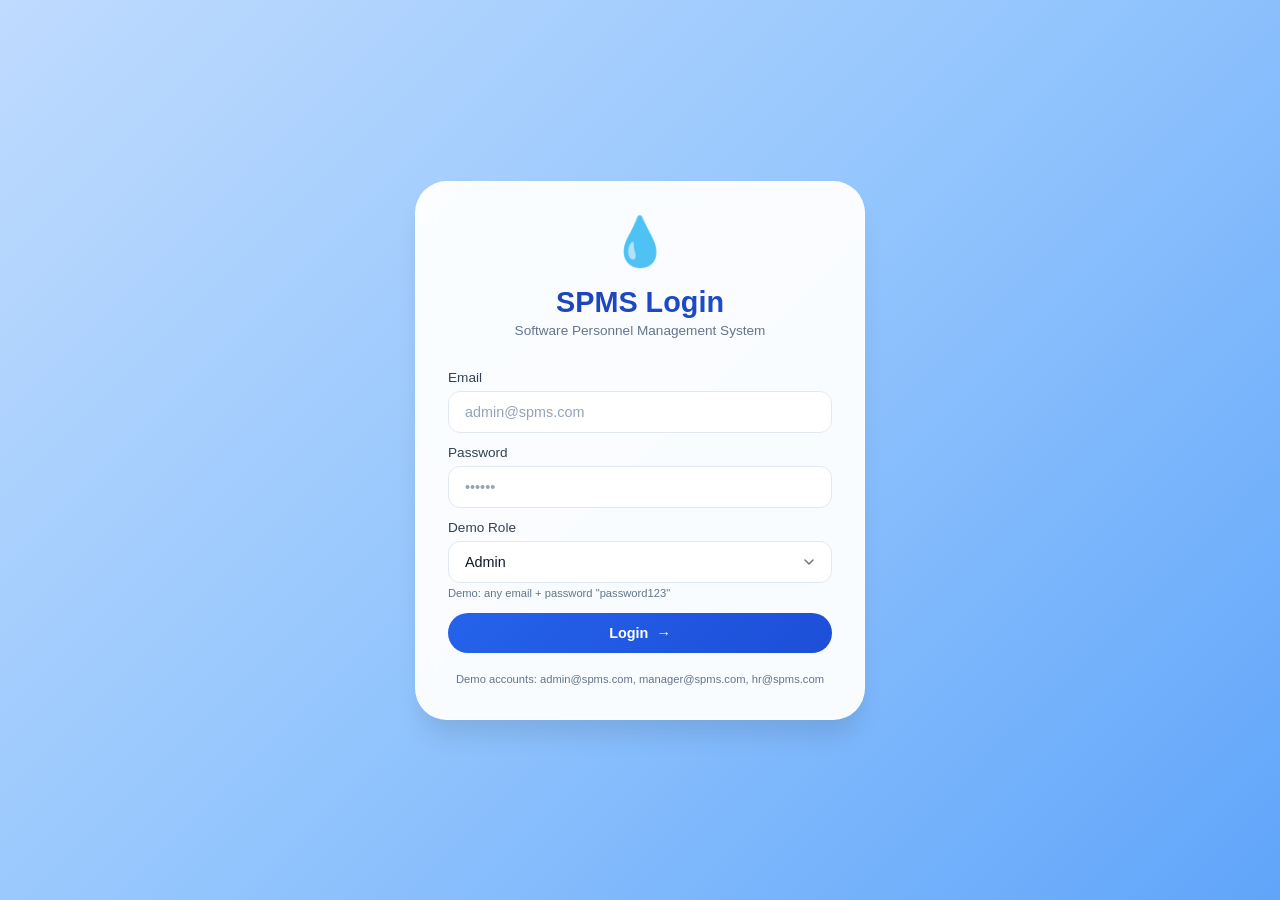
<file: frontend/index.html>
<!DOCTYPE html>
<html lang="en">
<head>
    <meta charset="UTF-8">
    <meta name="viewport" content="width=device-width, initial-scale=1.0">
    <title>SPMS Login | Blue Glass Theme</title>
    <style>
        * {
            margin: 0;
            padding: 0;
            box-sizing: border-box;
        }

        body {
            min-height: 100vh;
            background: linear-gradient(135deg, #bfdbfe, #93c5fd, #60a5fa);
            font-family: 'Inter', -apple-system, BlinkMacSystemFont, 'Segoe UI', Roboto, sans-serif;
            display: flex;
            align-items: center;
            justify-content: center;
            padding: 20px;
        }

        /* Modern Glass Card */
        .glass-card {
            background: rgba(255, 255, 255, 0.95);
            backdrop-filter: blur(12px);
            border-radius: 32px;
            padding: 2rem;
            box-shadow: 0 20px 25px -5px rgba(0, 0, 0, 0.1);
            border: 1px solid rgba(255, 255, 255, 0.5);
            width: 100%;
            max-width: 450px;
            transition: all 0.3s;
        }

        .glass-card:hover {
            transform: translateY(-5px);
            box-shadow: 0 25px 30px -12px rgba(0, 0, 0, 0.15);
        }

        .login-header {
            text-align: center;
            margin-bottom: 2rem;
        }

        .login-header span {
            font-size: 3rem;
            display: inline-block;
        }

        .login-header h2 {
            background: linear-gradient(135deg, #1e40af, #1d4ed8);
            -webkit-background-clip: text;
            background-clip: text;
            color: transparent;
            font-weight: 700;
            margin-top: 1rem;
            font-size: 1.8rem;
        }

        .login-header p {
            color: #64748b;
            font-size: 0.85rem;
            margin-top: 4px;
        }

        /* Form Controls */
        .form-control, .form-select {
            background: white;
            border: 1px solid #e2e8f0;
            border-radius: 12px;
            color: #0f172a;
            padding: 12px 16px;
            transition: all 0.3s;
            width: 100%;
            font-size: 0.9rem;
        }

        .form-control:focus, .form-select:focus {
            outline: none;
            border-color: #3b82f6;
            box-shadow: 0 0 0 3px rgba(59, 130, 246, 0.1);
        }

        .form-control::placeholder {
            color: #94a3b8;
        }

        .form-label {
            color: #334155;
            font-weight: 500;
            margin-bottom: 6px;
            display: block;
            font-size: 0.85rem;
        }

        /* Button */
        .btn-login {
            background: linear-gradient(135deg, #2563eb, #1d4ed8);
            border: none;
            border-radius: 40px;
            padding: 12px;
            font-weight: 600;
            width: 100%;
            color: white;
            transition: all 0.3s;
            cursor: pointer;
            font-size: 0.9rem;
            display: flex;
            align-items: center;
            justify-content: center;
            gap: 8px;
        }

        .btn-login:hover {
            transform: translateY(-2px);
            box-shadow: 0 10px 15px -3px rgba(37, 99, 235, 0.3);
        }

        /* Text Utilities */
        .text-muted-custom {
            color: #64748b;
            font-size: 0.7rem;
        }

        .text-center {
            text-align: center;
        }

        .mt-3 {
            margin-top: 12px;
        }

        .mt-4 {
            margin-top: 16px;
        }

        .mb-3 {
            margin-bottom: 12px;
        }

        /* Alert */
        .alert-glass {
            background: #fef2f2;
            border: 1px solid #fecaca;
            border-radius: 12px;
            padding: 12px;
            margin-bottom: 16px;
            color: #dc2626;
            font-size: 0.85rem;
            display: flex;
            align-items: center;
            justify-content: space-between;
        }

        .alert-glass .btn-close {
            background: none;
            border: none;
            font-size: 1.2rem;
            cursor: pointer;
            color: #dc2626;
        }

        /* Role select specific styling */
        select.form-select {
            cursor: pointer;
            appearance: none;
            background-image: url("data:image/svg+xml,%3Csvg xmlns='http://www.w3.org/2000/svg' fill='none' viewBox='0 0 20 20'%3E%3Cpath stroke='%236b7280' stroke-linecap='round' stroke-linejoin='round' stroke-width='1.5' d='M6 8l4 4 4-4'/%3E%3C/svg%3E");
            background-position: right 12px center;
            background-repeat: no-repeat;
            background-size: 20px;
        }

        /* Responsive */
        @media (max-width: 480px) {
            .glass-card {
                padding: 1.5rem;
            }
            .login-header h2 {
                font-size: 1.5rem;
            }
        }
    </style>
</head>
<body>
    <div class="glass-card">
        <div class="login-header">
            <span>💧</span>
            <h2>SPMS Login</h2>
            <p>Software Personnel Management System</p>
        </div>
        <div id="alertBox"></div>
        <form id="loginForm">
            <div class="mb-3">
                <label class="form-label">Email</label>
                <input type="email" class="form-control" id="email" placeholder="admin@spms.com" required>
            </div>
            <div class="mb-3">
                <label class="form-label">Password</label>
                <input type="password" class="form-control" id="password" placeholder="••••••" required>
            </div>
            <div class="mb-3">
                <label class="form-label">Demo Role</label>
                <select class="form-select" id="roleSelect">
                    <option value="admin">Admin</option>
                    <option value="manager">Manager</option>
                    <option value="developer">Developer</option>
                    <option value="hr">HR</option>
                    <option value="employee">Employee</option>
                </select>
                <small class="text-muted-custom">Demo: any email + password "password123"</small>
            </div>
            <button type="submit" class="btn-login mt-3">
                Login <span>→</span>
            </button>
        </form>
        <div class="text-center mt-4">
            <small class="text-muted-custom">Demo accounts: admin@spms.com, manager@spms.com, hr@spms.com</small>
        </div>
    </div>

    <script>
        const API_BASE = 'http://localhost:8000/api';
        document.getElementById('loginForm').addEventListener('submit', async (e) => {
            e.preventDefault();
            const email = document.getElementById('email').value;
            const password = document.getElementById('password').value;
            const role = document.getElementById('roleSelect').value;
            
            // Show loading state on button
            const btn = document.querySelector('.btn-login');
            const originalText = btn.innerHTML;
            btn.innerHTML = '⏳ Loading...';
            btn.disabled = true;
            
            try {
                const res = await fetch(`${API_BASE}/auth/login`, {
                    method: 'POST',
                    headers: { 'Content-Type': 'application/json' },
                    body: JSON.stringify({ email, password, role })
                });
                
                if (res.ok) {
                    const data = await res.json();
                    localStorage.setItem('token', data.access_token);
                    localStorage.setItem('user', JSON.stringify(data.user));
                    localStorage.setItem('role', data.user.role);
                    // Redirect to dashboard.html (main shell)
                    window.location.href = 'dashboard.html';
                } else {
                    showAlert('Invalid credentials. Use password: password123', 'danger');
                    btn.innerHTML = originalText;
                    btn.disabled = false;
                }
            } catch (err) {
                showAlert('Backend not running? Start FastAPI server on port 8000', 'danger');
                btn.innerHTML = originalText;
                btn.disabled = false;
            }
        });
        
        function showAlert(msg, type) {
            const box = document.getElementById('alertBox');
            box.innerHTML = `<div class="alert-glass alert-dismissible fade show" role="alert"><span>⚠️ ${msg}</span><button type="button" class="btn-close" onclick="this.parentElement.remove()">×</button></div>`;
            setTimeout(() => {
                if (box.firstChild) box.firstChild.remove();
            }, 3000);
        }
    </script>
</body>
</html>
</file>
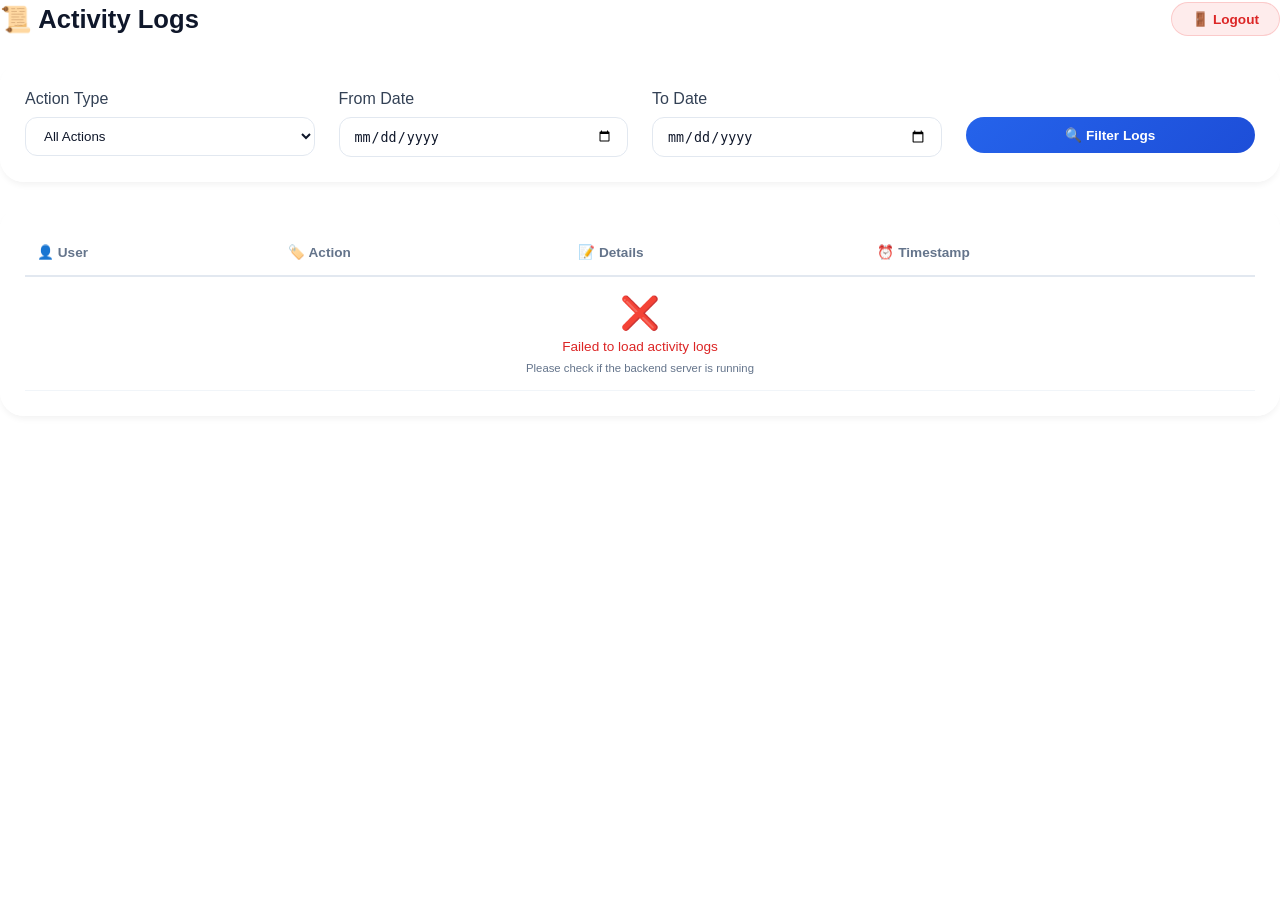
<file: frontend/activity-logs.html>
<!DOCTYPE html>
<html>
<head>
    <meta charset="UTF-8">
    <meta name="viewport" content="width=device-width, initial-scale=1.0">
    <title>Activity Logs | Blue Glass Theme</title>
    <style>
        * {
            margin: 0;
            padding: 0;
            box-sizing: border-box;
        }

        body {
            background: transparent !important;
            font-family: 'Inter', -apple-system, BlinkMacSystemFont, 'Segoe UI', Roboto, sans-serif;
            line-height: 1.5;
        }

        .header-with-logout {
            display: flex;
            justify-content: space-between;
            align-items: center;
            margin-bottom: 24px;
            flex-wrap: wrap;
            gap: 15px;
        }

        .logout-btn {
            background: rgba(239, 68, 68, 0.1);
            border: 1px solid rgba(239, 68, 68, 0.2);
            border-radius: 40px;
            padding: 8px 20px;
            color: #dc2626;
            font-weight: 600;
            transition: all 0.3s;
            cursor: pointer;
            font-size: 0.85rem;
        }

        .logout-btn:hover {
            background: rgba(239, 68, 68, 0.2);
            transform: translateY(-1px);
        }

        h2 {
            font-size: 1.6rem;
            font-weight: 700;
            color: #0f172a;
            margin-bottom: 0;
        }

        /* Modern Glass Card */
        .dashboard-widget {
            background: rgba(255, 255, 255, 0.92);
            backdrop-filter: blur(12px);
            border-radius: 24px;
            padding: 24px;
            margin-bottom: 24px;
            border: 1px solid rgba(255, 255, 255, 0.5);
            transition: all 0.3s;
            box-shadow: 0 4px 6px -1px rgba(0, 0, 0, 0.05);
        }

        .dashboard-widget:hover {
            transform: translateY(-3px);
            box-shadow: 0 20px 25px -5px rgba(0, 0, 0, 0.1);
            border-color: rgba(59, 130, 246, 0.3);
        }

        /* Form Controls */
        .form-control, .form-select {
            background: white;
            border: 1px solid #e2e8f0;
            border-radius: 12px;
            color: #0f172a;
            padding: 10px 14px;
            transition: all 0.3s;
            width: 100%;
        }

        .form-control:focus, .form-select:focus {
            outline: none;
            border-color: #3b82f6;
            box-shadow: 0 0 0 3px rgba(59, 130, 246, 0.1);
        }

        .form-label {
            color: #334155;
            font-weight: 500;
            margin-bottom: 6px;
            display: block;
        }

        /* Button */
        .btn-primary {
            background: linear-gradient(135deg, #2563eb, #1d4ed8);
            border: none;
            border-radius: 40px;
            padding: 10px 20px;
            font-weight: 600;
            color: white;
            transition: all 0.3s;
            cursor: pointer;
            font-size: 0.85rem;
        }

        .btn-primary:hover {
            transform: translateY(-1px);
            box-shadow: 0 4px 12px rgba(37, 99, 235, 0.3);
        }

        /* Table Styles */
        .table-responsive {
            overflow-x: auto;
        }

        .table {
            width: 100%;
            border-collapse: collapse;
            font-size: 0.85rem;
        }

        .table thead th {
            border-bottom: 2px solid #e2e8f0;
            padding: 12px;
            text-align: left;
            font-weight: 600;
            color: #64748b;
        }

        .table tbody td {
            padding: 12px;
            border-bottom: 1px solid #f1f5f9;
            vertical-align: middle;
            color: #334155;
        }

        .table tbody tr:hover {
            background: #f8fafc;
        }

        /* Badges */
        .badge {
            display: inline-block;
            padding: 4px 12px;
            border-radius: 20px;
            font-size: 0.7rem;
            font-weight: 500;
        }

        .badge-secondary {
            background: #dbeafe;
            color: #3b82f6;
        }

        /* Grid */
        .row {
            display: flex;
            flex-wrap: wrap;
            margin: 0 -12px;
        }

        .col-md-3 {
            padding: 0 12px;
            flex: 0 0 25%;
            max-width: 25%;
        }

        @media (max-width: 768px) {
            .col-md-3 {
                flex: 0 0 100%;
                max-width: 100%;
                margin-bottom: 12px;
            }
            .header-with-logout {
                flex-direction: column;
                align-items: flex-start;
            }
            .dashboard-widget {
                padding: 20px;
            }
        }

        /* Utility Classes */
        .text-center { text-align: center; }
        .mb-4 { margin-bottom: 20px; }
        .mt-2 { margin-top: 8px; }
        .me-2 { margin-right: 8px; }
        .w-100 { width: 100%; }
        .text-muted { color: #64748b !important; }
        .text-danger { color: #dc2626 !important; }

        /* Loading Spinner */
        .loading-spinner {
            width: 32px;
            height: 32px;
            border: 3px solid #e2e8f0;
            border-radius: 50%;
            border-top-color: #3b82f6;
            animation: spin 0.8s linear infinite;
            display: inline-block;
        }

        @keyframes spin {
            to { transform: rotate(360deg); }
        }

        /* Scrollbar */
        ::-webkit-scrollbar {
            width: 8px;
            height: 8px;
        }

        ::-webkit-scrollbar-track {
            background: rgba(0, 0, 0, 0.05);
            border-radius: 10px;
        }

        ::-webkit-scrollbar-thumb {
            background: #3b82f6;
            border-radius: 10px;
        }
    </style>
</head>
<body>
    <div>
        <div class="header-with-logout">
            <h2>📜 Activity Logs</h2>
            <button class="logout-btn" onclick="logout()">🚪 Logout</button>
        </div>
        
        <div class="dashboard-widget">
            <div class="row">
                <div class="col-md-3">
                    <label class="form-label">Action Type</label>
                    <select class="form-select" id="actionFilter">
                        <option value="">All Actions</option>
                        <option value="login">🔑 Login</option>
                        <option value="create_employee">👤 Create Employee</option>
                        <option value="update_task">✏️ Update Task</option>
                        <option value="check_in">✅ Check In</option>
                        <option value="check_out">🚪 Check Out</option>
                        <option value="create_project">📁 Create Project</option>
                        <option value="delete_employee">🗑️ Delete Employee</option>
                    </select>
                </div>
                <div class="col-md-3">
                    <label class="form-label">From Date</label>
                    <input type="date" class="form-control" id="fromDate">
                </div>
                <div class="col-md-3">
                    <label class="form-label">To Date</label>
                    <input type="date" class="form-control" id="toDate">
                </div>
                <div class="col-md-3">
                    <label class="form-label">&nbsp;</label>
                    <button class="btn-primary w-100" onclick="loadActivityLogs()">
                        🔍 Filter Logs
                    </button>
                </div>
            </div>
        </div>
        
        <div class="dashboard-widget">
            <div class="table-responsive">
                <table class="table">
                    <thead>
                        <tr>
                            <th>👤 User</th>
                            <th>🏷️ Action</th>
                            <th>📝 Details</th>
                            <th>⏰ Timestamp</th>
                        </tr>
                    </thead>
                    <tbody id="logsTable">
                        <tr>
                            <td colspan="4" class="text-center">
                                <div class="loading-spinner"></div>
                                <p class="mt-2 text-muted">Loading activity logs...</p>
                            </td
                        </tr>
                    </tbody>
                </table>
            </div>
        </div>
    </div>

    <script>
        function logout() {
            localStorage.clear();
            window.location.href = 'index.html';
        }
        
        async function loadActivityLogs() {
            const action = document.getElementById('actionFilter').value;
            const from = document.getElementById('fromDate').value;
            const to = document.getElementById('toDate').value;
            
            let url = 'http://localhost:8000/api/activity-logs/me?limit=100';
            if (action) url += `&action=${action}`;
            if (from) url += `&from_date=${from}`;
            if (to) url += `&to_date=${to}`;
            
            const tbody = document.getElementById('logsTable');
            tbody.innerHTML = '<td><td colspan="4" class="text-center"><div class="loading-spinner"></div><p class="mt-2 text-muted">Loading...</p></tr';
            
            try {
                const response = await fetch(url, {
                    headers: { 'Authorization': `Bearer ${localStorage.getItem('token')}` }
                });
                
                if (response.ok) {
                    const logs = await response.json();
                    
                    if (logs.length === 0) {
                        tbody.innerHTML = `
                            <tr>
                                <td colspan="4" class="text-center">
                                    <span style="font-size: 2rem;">📭</span>
                                    <p class="text-muted">No activity logs found</p>
                                </td
                            </tr>
                        `;
                        return;
                    }
                    
                    const groupedLogs = logs.reduce((acc, log) => {
                        const date = new Date(log.timestamp).toLocaleDateString();
                        if (!acc[date]) acc[date] = [];
                        acc[date].push(log);
                        return acc;
                    }, {});
                    
                    let html = '';
                    for (const [date, dateLogs] of Object.entries(groupedLogs)) {
                        html += `<tr style="background: #f8fafc;"><td colspan="4" style="font-weight: 600; padding: 12px;">📅 ${date}</td></tr>`;
                        
                        dateLogs.forEach(log => {
                            let actionIcon = '🔔';
                            let actionText = log.action.replace(/_/g, ' ');
                            
                            switch(log.action) {
                                case 'login': actionIcon = '🔑'; break;
                                case 'check_in': actionIcon = '✅'; break;
                                case 'check_out': actionIcon = '🚪'; break;
                                case 'create_employee': actionIcon = '👤'; break;
                                case 'delete_employee': actionIcon = '🗑️'; break;
                                case 'update_task': actionIcon = '✏️'; break;
                                case 'create_project': actionIcon = '📁'; break;
                                default: actionIcon = '🔔';
                            }
                            
                            html += `
                                <tr>
                                    <td>👤 ${log.user_email}</td
                                    <td><span class="badge badge-secondary">${actionIcon} ${actionText}</span></td
                                    <td>${log.details || 'No details'}</td
                                    <td>⏰ ${new Date(log.timestamp).toLocaleString()}</td
                                </tr>
                            `;
                        });
                    }
                    
                    tbody.innerHTML = html;
                } else {
                    throw new Error('Failed to fetch logs');
                }
            } catch (error) {
                console.error('Error loading logs:', error);
                tbody.innerHTML = `
                    <tr>
                        <td colspan="4" class="text-center">
                            <span style="font-size: 2rem;">❌</span>
                            <p class="text-danger">Failed to load activity logs</p>
                            <small class="text-muted">Please check if the backend server is running</small>
                        </td
                    </tr>
                `;
            }
        }
        
        document.getElementById('fromDate')?.addEventListener('keypress', (e) => {
            if (e.key === 'Enter') loadActivityLogs();
        });
        
        document.getElementById('toDate')?.addEventListener('keypress', (e) => {
            if (e.key === 'Enter') loadActivityLogs();
        });
        
        loadActivityLogs();
    </script>
</body>
</html>
</file>
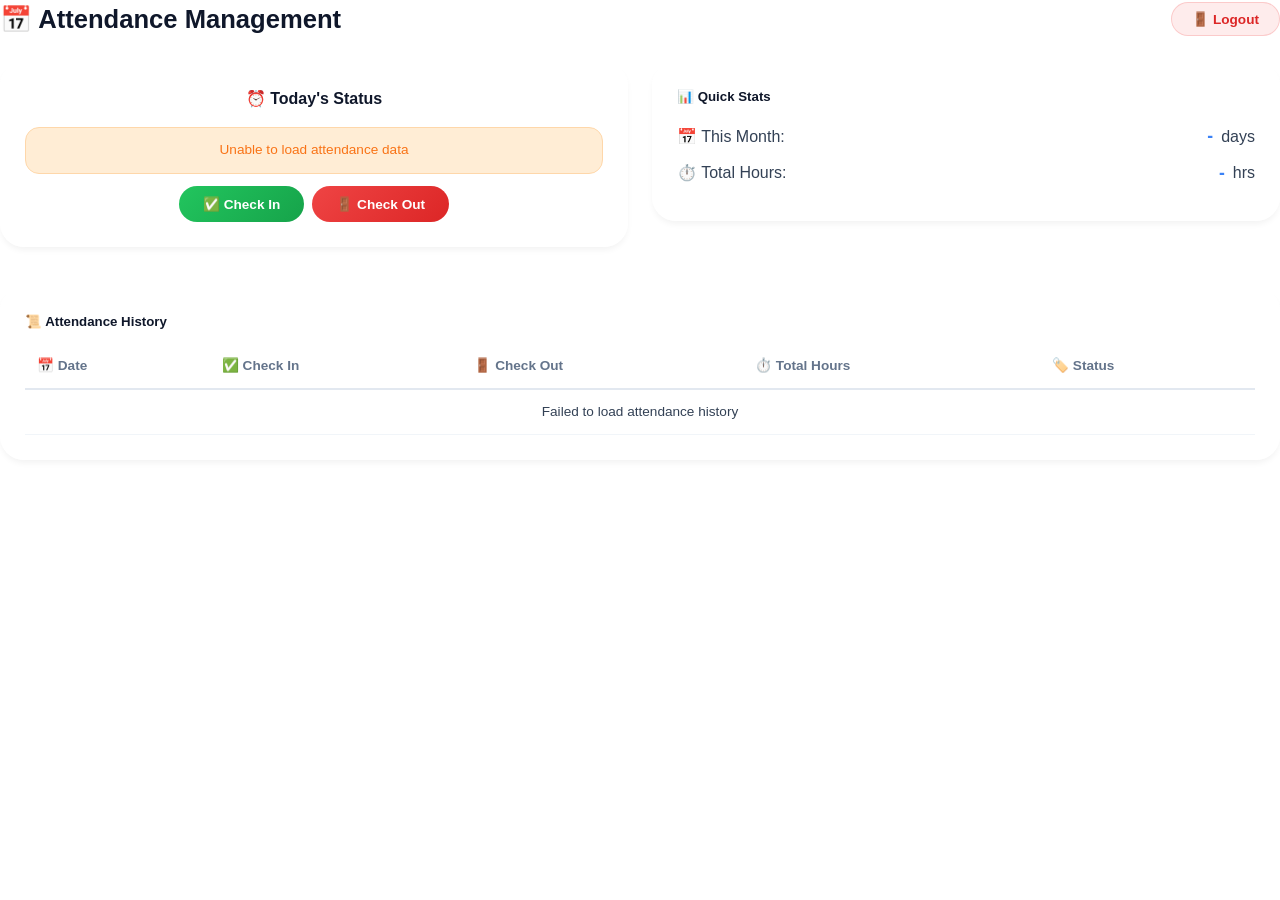
<file: frontend/attendance.html>
<!DOCTYPE html>
<html>
<head>
    <meta charset="UTF-8">
    <meta name="viewport" content="width=device-width, initial-scale=1.0">
    <title>Attendance Management | Blue Glass Theme</title>
    <style>
        * {
            margin: 0;
            padding: 0;
            box-sizing: border-box;
        }

        body {
            background: transparent !important;
            font-family: 'Inter', -apple-system, BlinkMacSystemFont, 'Segoe UI', Roboto, sans-serif;
            line-height: 1.5;
        }

        .header-with-logout {
            display: flex;
            justify-content: space-between;
            align-items: center;
            margin-bottom: 24px;
            flex-wrap: wrap;
            gap: 15px;
        }

        .logout-btn {
            background: rgba(239, 68, 68, 0.1);
            border: 1px solid rgba(239, 68, 68, 0.2);
            border-radius: 40px;
            padding: 8px 20px;
            color: #dc2626;
            font-weight: 600;
            transition: all 0.3s;
            cursor: pointer;
            font-size: 0.85rem;
        }

        .logout-btn:hover {
            background: rgba(239, 68, 68, 0.2);
            transform: translateY(-1px);
        }

        h2 {
            font-size: 1.6rem;
            font-weight: 700;
            color: #0f172a;
            margin-bottom: 0;
        }

        /* Modern Glass Card */
        .dashboard-widget {
            background: rgba(255, 255, 255, 0.9);
            backdrop-filter: blur(12px);
            border-radius: 24px;
            padding: 24px;
            margin-bottom: 20px;
            border: 1px solid rgba(255, 255, 255, 0.5);
            transition: all 0.3s;
            box-shadow: 0 4px 6px -1px rgba(0, 0, 0, 0.05);
        }

        .dashboard-widget:hover {
            transform: translateY(-3px);
            box-shadow: 0 20px 25px -5px rgba(0, 0, 0, 0.1);
            border-color: rgba(59, 130, 246, 0.3);
        }

        h4, h5 {
            color: #0f172a;
            margin-bottom: 16px;
            font-weight: 600;
        }

        /* Grid */
        .row {
            display: flex;
            flex-wrap: wrap;
            margin: 0 -12px;
        }

        .col-md-6 {
            padding: 0 12px;
            flex: 0 0 50%;
            max-width: 50%;
        }

        @media (max-width: 768px) {
            .col-md-6 {
                flex: 0 0 100%;
                max-width: 100%;
                margin-bottom: 16px;
            }
            .header-with-logout {
                flex-direction: column;
                align-items: flex-start;
            }
            .dashboard-widget {
                padding: 20px;
            }
            h2 {
                font-size: 1.5rem;
            }
        }

        /* Buttons */
        .btn {
            padding: 10px 24px;
            border: none;
            border-radius: 40px;
            font-weight: 600;
            transition: all 0.3s;
            cursor: pointer;
            font-size: 0.85rem;
        }

        .btn-success {
            background: linear-gradient(135deg, #22c55e, #16a34a);
            color: white;
        }

        .btn-success:hover {
            transform: translateY(-1px);
            box-shadow: 0 4px 12px rgba(34, 197, 94, 0.3);
        }

        .btn-danger {
            background: linear-gradient(135deg, #ef4444, #dc2626);
            color: white;
        }

        .btn-danger:hover {
            transform: translateY(-1px);
            box-shadow: 0 4px 12px rgba(239, 68, 68, 0.3);
        }

        .btn:disabled {
            opacity: 0.5;
            cursor: not-allowed;
            transform: none;
        }

        /* Alerts */
        .alert {
            padding: 12px 16px;
            border-radius: 14px;
            margin-bottom: 12px;
            font-size: 0.85rem;
        }

        .alert-success {
            background: #dcfce7;
            color: #22c55e;
            border: 1px solid #bbf7d0;
        }

        .alert-info {
            background: #dbeafe;
            color: #3b82f6;
            border: 1px solid #bfdbfe;
        }

        .alert-warning {
            background: #ffedd5;
            color: #f97316;
            border: 1px solid #fed7aa;
        }

        /* Table Styles */
        .table-responsive {
            overflow-x: auto;
        }

        .table {
            width: 100%;
            border-collapse: collapse;
            font-size: 0.85rem;
        }

        .table thead th {
            border-bottom: 2px solid #e2e8f0;
            padding: 12px;
            text-align: left;
            font-weight: 600;
            color: #64748b;
        }

        .table tbody td {
            padding: 12px;
            border-bottom: 1px solid #f1f5f9;
            color: #334155;
        }

        .table tbody tr:hover {
            background: #f8fafc;
        }

        /* Badges */
        .badge {
            display: inline-block;
            padding: 4px 12px;
            border-radius: 20px;
            font-size: 0.7rem;
            font-weight: 500;
        }

        .badge-success {
            background: #dcfce7;
            color: #22c55e;
        }

        .badge-secondary {
            background: #f1f5f9;
            color: #64748b;
        }

        /* Stats */
        #attendanceStats p {
            margin-bottom: 10px;
            color: #334155;
            display: flex;
            align-items: center;
            gap: 8px;
        }

        #attendanceStats span {
            font-weight: 700;
            color: #3b82f6;
            font-size: 1.1rem;
            margin-left: auto;
        }

        /* Loading Spinner */
        .spinner-border {
            width: 32px;
            height: 32px;
            border: 3px solid #e2e8f0;
            border-radius: 50%;
            border-top-color: #3b82f6;
            animation: spin 0.8s linear infinite;
            display: inline-block;
        }

        @keyframes spin {
            to { transform: rotate(360deg); }
        }

        /* Utility Classes */
        .d-flex {
            display: flex;
        }

        .text-center {
            text-align: center;
        }

        .justify-content-center {
            justify-content: center;
        }

        .gap-2 {
            gap: 8px;
        }

        .me-2 {
            margin-right: 8px;
        }

        .mb-3 {
            margin-bottom: 12px;
        }

        .mb-4 {
            margin-bottom: 20px;
        }

        .mt-2 {
            margin-top: 8px;
        }

        .text-muted {
            color: #64748b !important;
        }

        /* Scrollbar */
        ::-webkit-scrollbar {
            width: 8px;
            height: 8px;
        }

        ::-webkit-scrollbar-track {
            background: rgba(0, 0, 0, 0.05);
            border-radius: 10px;
        }

        ::-webkit-scrollbar-thumb {
            background: #3b82f6;
            border-radius: 10px;
        }

        /* Animation */
        @keyframes fadeInUp {
            from {
                opacity: 0;
                transform: translateY(20px);
            }
            to {
                opacity: 1;
                transform: translateY(0);
            }
        }

        .dashboard-container {
            animation: fadeInUp 0.4s ease-out;
        }

        /* Toast Notification */
        .toast-glass {
            position: fixed;
            bottom: 20px;
            right: 20px;
            background: white;
            border-radius: 12px;
            padding: 12px 20px;
            box-shadow: 0 4px 12px rgba(0, 0, 0, 0.15);
            z-index: 9999;
            display: flex;
            align-items: center;
            gap: 8px;
        }
    </style>
</head>
<body>
    <div class="dashboard-container">
        <div class="header-with-logout">
            <h2>📅 Attendance Management</h2>
            <button class="logout-btn" onclick="logout()">🚪 Logout</button>
        </div>
        
        <div class="row mb-4">
            <div class="col-md-6">
                <div class="dashboard-widget text-center">
                    <h4>⏰ Today's Status</h4>
                    <div id="todayStatus" class="mb-3">
                        <div class="d-flex justify-content-center">
                            <div class="spinner-border"></div>
                        </div>
                    </div>
                    <div class="d-flex gap-2 justify-content-center">
                        <button class="btn btn-success" onclick="checkIn()" id="checkInBtn">✅ Check In</button>
                        <button class="btn btn-danger" onclick="checkOut()" id="checkOutBtn">🚪 Check Out</button>
                    </div>
                </div>
            </div>
            <div class="col-md-6">
                <div class="dashboard-widget">
                    <h5>📊 Quick Stats</h5>
                    <div id="attendanceStats">
                        <p>📅 This Month: <span id="monthDays">-</span> days</p>
                        <p>⏱️ Total Hours: <span id="totalHours">-</span> hrs</p>
                    </div>
                </div>
            </div>
        </div>
        
        <div class="dashboard-widget">
            <h5 class="mb-3">📜 Attendance History</h5>
            <div class="table-responsive">
                <table class="table">
                    <thead>
                        <tr>
                            <th>📅 Date</th>
                            <th>✅ Check In</th>
                            <th>🚪 Check Out</th>
                            <th>⏱️ Total Hours</th>
                            <th>🏷️ Status</th>
                        </tr>
                    </thead>
                    <tbody id="attendanceHistory">
                        <tr>
                            <td colspan="5" class="text-center">
                                <div class="spinner-border"></div>
                                <p class="mt-2 text-muted">Loading attendance records...</p>
                            </td
                        </tr>
                    </tbody>
                </table>
            </div>
        </div>
    </div>

    <script>
        function logout() {
            localStorage.clear();
            window.location.href = 'index.html';
        }
        
        async function loadTodayAttendance() {
            try {
                const response = await fetch('http://localhost:8000/api/attendance/today', {
                    headers: { 'Authorization': `Bearer ${localStorage.getItem('token')}` }
                });
                if (response.ok) {
                    const data = await response.json();
                    const statusDiv = document.getElementById('todayStatus');
                    if (data.check_in) {
                        statusDiv.innerHTML = `<div class="alert alert-success">✅ Checked in at ${new Date(data.check_in).toLocaleTimeString()}</div>`;
                        document.getElementById('checkInBtn').disabled = true;
                    }
                    if (data.check_out) {
                        statusDiv.innerHTML += `<div class="alert alert-info">🚪 Checked out at ${new Date(data.check_out).toLocaleTimeString()}</div>`;
                        document.getElementById('checkOutBtn').disabled = true;
                    }
                    if (!data.check_in && !data.check_out) {
                        statusDiv.innerHTML = '<div class="alert alert-warning">⚠️ Not checked in today</div>';
                    }
                    if (data.check_in && !data.check_out) {
                        const now = new Date();
                        const checkIn = new Date(data.check_in);
                        const hoursWorked = ((now - checkIn) / 3600000).toFixed(1);
                        statusDiv.innerHTML += `<div class="alert alert-info mt-2">⏱️ Working since: ${hoursWorked} hours</div>`;
                    }
                }
            } catch (error) {
                console.error('Error loading today attendance:', error);
                document.getElementById('todayStatus').innerHTML = '<div class="alert alert-warning">Unable to load attendance data</div>';
            }
        }
        
        async function loadAttendanceHistory() {
            try {
                const response = await fetch('http://localhost:8000/api/attendance/history', {
                    headers: { 'Authorization': `Bearer ${localStorage.getItem('token')}` }
                });
                if (response.ok) {
                    const history = await response.json();
                    const tbody = document.getElementById('attendanceHistory');
                    if (history.length === 0) {
                        tbody.innerHTML = '<tr><td colspan="5" class="text-center">No attendance records found</tr';
                        return;
                    }
                    tbody.innerHTML = history.map(record => {
                        let statusBadge = '';
                        let statusText = record.status || 'Present';
                        if (statusText === 'Present') {
                            statusBadge = '<span class="badge badge-success">✅ Present</span>';
                        } else if (statusText === 'Late') {
                            statusBadge = '<span class="badge badge-warning">⏰ Late</span>';
                        } else {
                            statusBadge = '<span class="badge badge-secondary">❌ Absent</span>';
                        }
                        return `
                            <tr>
                                <td>📅 ${record.date}</td
                                <td>${record.check_in ? '✅ ' + new Date(record.check_in).toLocaleTimeString() : '-'}</td
                                <td>${record.check_out ? '🚪 ' + new Date(record.check_out).toLocaleTimeString() : '-'}</td
                                <td><strong>${record.total_hours || 0}</strong> hrs</td
                                <td>${statusBadge}</td
                            </tr>
                        `;
                    }).join('');
                    
                    const totalHours = history.reduce((sum, r) => sum + (r.total_hours || 0), 0);
                    const presentDays = history.filter(r => r.status === 'Present').length;
                    document.getElementById('totalHours').innerText = totalHours.toFixed(1);
                    document.getElementById('monthDays').innerText = presentDays;
                }
            } catch (error) {
                console.error('Error loading history:', error);
                document.getElementById('attendanceHistory').innerHTML = '<tr><td colspan="5" class="text-center text-danger">Failed to load attendance history</tr';
            }
        }
        
        async function checkIn() {
            try {
                const response = await fetch('http://localhost:8000/api/attendance/check-in', {
                    method: 'POST',
                    headers: { 'Authorization': `Bearer ${localStorage.getItem('token')}` }
                });
                if (response.ok) {
                    const data = await response.json();
                    showToast(`✅ Checked in successfully at ${new Date(data.check_in).toLocaleTimeString()}!`, 'success');
                    loadTodayAttendance();
                    loadAttendanceHistory();
                } else {
                    const error = await response.json();
                    showToast(error.detail || 'Check-in failed', 'error');
                }
            } catch (error) {
                showToast('❌ Check-in failed. Please try again.', 'error');
            }
        }
        
        async function checkOut() {
            try {
                const response = await fetch('http://localhost:8000/api/attendance/check-out', {
                    method: 'POST',
                    headers: { 'Authorization': `Bearer ${localStorage.getItem('token')}` }
                });
                if (response.ok) {
                    const data = await response.json();
                    showToast(`✅ Checked out! Total hours worked: ${data.total_hours}`, 'success');
                    loadTodayAttendance();
                    loadAttendanceHistory();
                } else {
                    const error = await response.json();
                    showToast(error.detail || 'Check-out failed', 'error');
                }
            } catch (error) {
                showToast('❌ Check-out failed. Please try again.', 'error');
            }
        }
        
        function showToast(message, type = 'success') {
            const toast = document.createElement('div');
            toast.className = 'toast-glass';
            toast.innerHTML = `${type === 'success' ? '✅' : '❌'} ${message}<button onclick="this.parentElement.remove()" style="background:none;border:none;cursor:pointer;margin-left:8px;">×</button>`;
            document.body.appendChild(toast);
            setTimeout(() => toast.remove(), 3000);
        }
        
        loadTodayAttendance();
        loadAttendanceHistory();
        setInterval(() => {
            loadTodayAttendance();
            loadAttendanceHistory();
        }, 30000);
    </script>
</body>
</html>
</file>
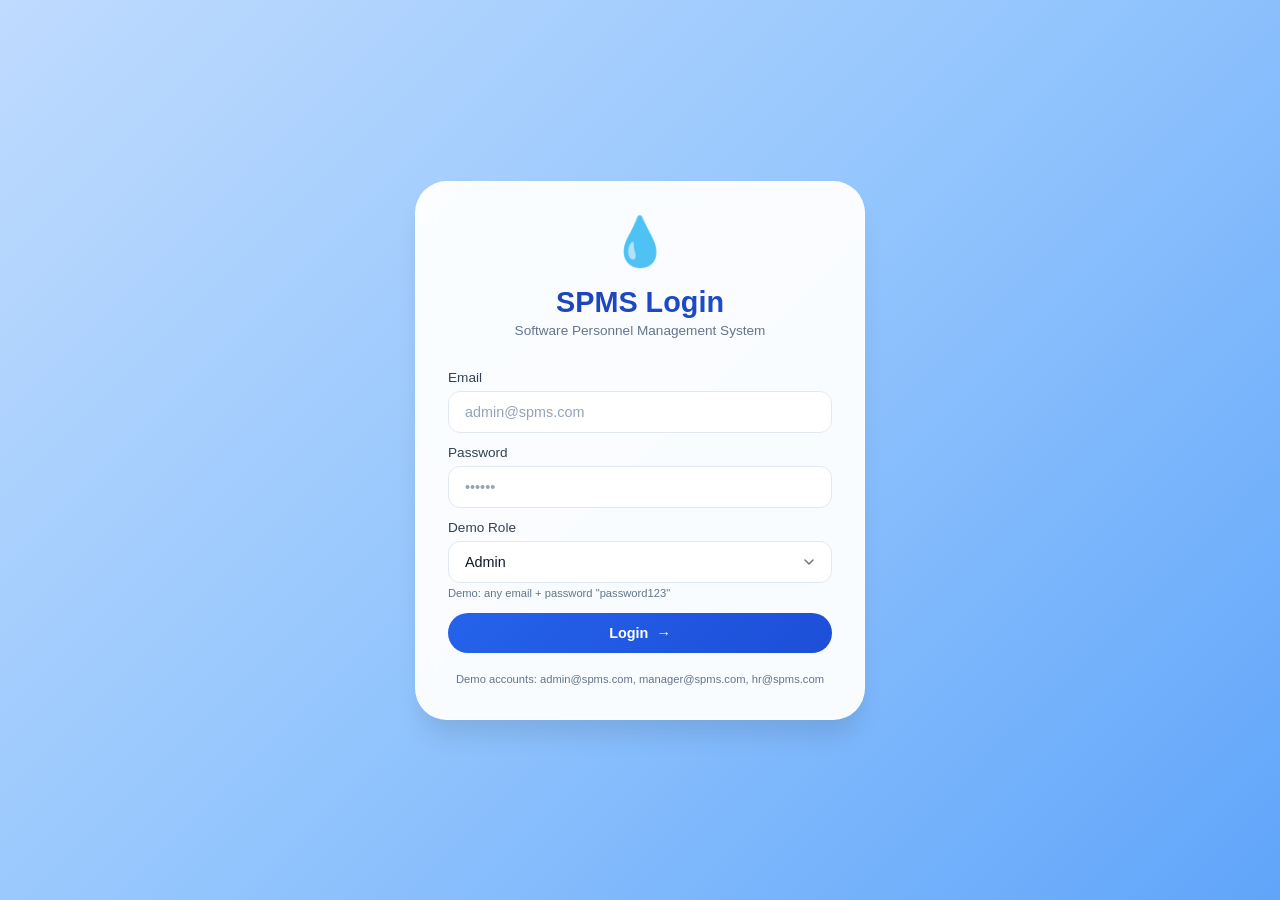
<file: frontend/dashboard.html>
<!DOCTYPE html>
<html lang="en">
<head>
    <meta charset="UTF-8">
    <meta name="viewport" content="width=device-width, initial-scale=1.0">
    <title>SPMS | Blue Glass Dashboard</title>
    <style>
        * {
            margin: 0;
            padding: 0;
            box-sizing: border-box;
        }

        body {
            font-family: 'Inter', -apple-system, BlinkMacSystemFont, 'Segoe UI', Roboto, sans-serif;
            background: linear-gradient(135deg, #bfdbfe, #93c5fd, #60a5fa);
            min-height: 100vh;
            overflow-x: hidden;
        }

        /* Sidebar - Modern Glass Effect */
        .sidebar {
            position: fixed;
            left: 0;
            top: 0;
            width: 260px;
            height: 100vh;
            background: rgba(255, 255, 255, 0.95);
            backdrop-filter: blur(12px);
            border-right: 1px solid rgba(255, 255, 255, 0.5);
            box-shadow: 2px 0 15px rgba(0, 0, 0, 0.05);
            transition: all 0.3s;
            z-index: 1000;
            overflow-y: auto;
        }

        .sidebar .logo {
            padding: 24px 20px;
            text-align: center;
            border-bottom: 1px solid rgba(0, 0, 0, 0.08);
        }

        .sidebar .logo h3 {
            background: linear-gradient(135deg, #1e40af, #1d4ed8);
            -webkit-background-clip: text;
            background-clip: text;
            color: transparent;
            font-weight: 700;
            font-size: 1.5rem;
        }

        .sidebar .logo small {
            color: #475569;
            font-size: 0.7rem;
        }

        .sidebar .nav-link {
            color: #334155;
            padding: 12px 20px;
            margin: 5px 10px;
            border-radius: 12px;
            transition: all 0.3s;
            display: flex;
            align-items: center;
            gap: 12px;
            text-decoration: none;
            cursor: pointer;
            font-weight: 500;
        }

        .sidebar .nav-link:hover {
            background: rgba(59, 130, 246, 0.1);
            color: #2563eb;
        }

        .sidebar .nav-link.active {
            background: linear-gradient(135deg, #2563eb, #1d4ed8);
            color: white;
        }

        .notification-badge {
            background: #ef4444;
            color: white;
            border-radius: 50%;
            padding: 2px 6px;
            font-size: 10px;
            margin-left: auto;
            min-width: 18px;
            text-align: center;
        }

        /* Main Content */
        .main-content {
            margin-left: 260px;
            transition: 0.3s;
        }

        /* Top Navbar - Modern Glass Effect */
        .top-navbar {
            background: rgba(255, 255, 255, 0.95);
            backdrop-filter: blur(12px);
            height: 64px;
            padding: 0 24px;
            display: flex;
            align-items: center;
            justify-content: space-between;
            border-bottom: 1px solid rgba(255, 255, 255, 0.5);
            position: sticky;
            top: 0;
            z-index: 999;
            box-shadow: 0 1px 3px rgba(0, 0, 0, 0.05);
        }

        .user-avatar {
            width: 40px;
            height: 40px;
            border-radius: 50%;
            background: linear-gradient(135deg, #2563eb, #1d4ed8);
            display: flex;
            align-items: center;
            justify-content: center;
            color: white;
            font-weight: bold;
        }

        .logout-nav-btn {
            background: rgba(239, 68, 68, 0.1);
            border: 1px solid rgba(239, 68, 68, 0.2);
            border-radius: 40px;
            padding: 6px 16px;
            color: #dc2626;
            font-weight: 600;
            transition: all 0.3s;
            cursor: pointer;
            font-size: 0.85rem;
            margin-left: 15px;
        }

        .logout-nav-btn:hover {
            background: rgba(239, 68, 68, 0.2);
            transform: translateY(-1px);
        }

        .page-content {
            padding: 24px;
            min-height: calc(100vh - 64px);
        }

        /* Force dark text for readability on blue background */
        .page-content, .page-content * {
            color: #0f172a;
        }

        .page-content .text-muted {
            color: #475569 !important;
        }

        .page-content h1, .page-content h2, .page-content h3,
        .page-content h4, .page-content h5, .page-content h6 {
            color: #0f172a;
        }

        /* Scrollbar */
        ::-webkit-scrollbar {
            width: 6px;
        }
        ::-webkit-scrollbar-track {
            background: rgba(0, 0, 0, 0.05);
            border-radius: 10px;
        }
        ::-webkit-scrollbar-thumb {
            background: #3b82f6;
            border-radius: 10px;
        }

        @media (max-width: 768px) {
            .sidebar {
                left: -260px;
            }
            .sidebar.show {
                left: 0;
            }
            .main-content {
                margin-left: 0;
            }
            .menu-toggle {
                display: block;
            }
        }

        .dropdown-menu {
            background: rgba(255, 255, 255, 0.95);
            backdrop-filter: blur(12px);
            border: 1px solid rgba(0, 0, 0, 0.1);
            border-radius: 12px;
            padding: 8px 0;
            position: absolute;
            z-index: 1000;
            min-width: 160px;
            box-shadow: 0 4px 12px rgba(0, 0, 0, 0.1);
        }

        .dropdown-item {
            color: #334155;
            padding: 8px 16px;
            text-decoration: none;
            display: block;
            transition: all 0.3s;
            cursor: pointer;
        }

        .dropdown-item:hover {
            background: rgba(59, 130, 246, 0.1);
            color: #2563eb;
        }

        .btn-link {
            background: none;
            border: none;
            cursor: pointer;
            font-size: 1.2rem;
            color: #475569;
        }

        .btn-link:hover {
            color: #2563eb;
        }

        .user-controls {
            display: flex;
            align-items: center;
            gap: 15px;
        }

        .dropdown {
            position: relative;
            display: inline-block;
        }

        .dropdown-menu-end {
            right: 0;
            left: auto;
        }

        .dropdown-divider {
            height: 0;
            margin: 0.5rem 0;
            overflow: hidden;
            border-top: 1px solid rgba(0, 0, 0, 0.08);
        }

        .d-flex {
            display: flex;
        }
        .align-items-center {
            align-items: center;
        }
        .gap-2 {
            gap: 0.5rem;
        }
        .me-2 {
            margin-right: 0.5rem;
        }
        .mt-3 {
            margin-top: 1rem;
        }
        .flex-column {
            flex-direction: column;
        }
        .nav {
            display: flex;
            flex-wrap: wrap;
            padding-left: 0;
            margin-bottom: 0;
            list-style: none;
        }
        .d-md-none {
            display: none;
        }
        @media (max-width: 768px) {
            .d-md-none {
                display: block !important;
            }
        }
        .text-danger {
            color: #dc2626 !important;
        }

        @keyframes spin {
            to {
                transform: rotate(360deg);
            }
        }
    </style>
</head>
<body>
    <div class="sidebar" id="sidebar">
        <div class="logo">
            <h3>💧 SPMS</h3>
            <small>Personnel Management System</small>
        </div>
        <nav class="nav flex-column mt-3" id="sidebarNav"></nav>
    </div>
    
    <div class="main-content">
        <div class="top-navbar">
            <button class="btn-link d-md-none menu-toggle" id="menuToggle">☰</button>
            <div class="user-controls">
                <div class="dropdown">
                    <div class="d-flex align-items-center gap-2" id="userDropdown" style="cursor: pointer;">
                        <div class="user-avatar" id="userAvatar">U</div>
                        <span id="userName" style="color: #334155;">User</span>
                        <span style="color: #64748b;">▼</span>
                    </div>
                    <div class="dropdown-menu dropdown-menu-end" id="dropdownMenu" style="display: none;">
                        <a class="dropdown-item" href="#" onclick="loadPageContent('profile.html')">👤 Profile</a>
                        <div class="dropdown-divider"></div>
                        <a class="dropdown-item text-danger" href="#" id="logoutBtn">🚪 Logout</a>
                    </div>
                </div>
                <button class="logout-nav-btn" onclick="logout()">🚪 Logout</button>
            </div>
        </div>
        <div class="page-content" id="pageContent">
            <div style="text-align: center; padding: 50px;">
                <div style="width: 40px; height: 40px; border: 3px solid #e2e8f0; border-top-color: #3b82f6; border-radius: 50%; animation: spin 0.8s linear infinite; margin: 0 auto;"></div>
                <p style="margin-top: 16px; color: #64748b;">Loading dashboard...</p>
            </div>
        </div>
    </div>

    <script>
        let notificationCheckInterval = null;
        
        function logout() {
            if (notificationCheckInterval) {
                clearInterval(notificationCheckInterval);
            }
            localStorage.clear();
            window.location.href = 'index.html';
        }
        
        const userDropdownBtn = document.getElementById('userDropdown');
        const dropdownMenu = document.getElementById('dropdownMenu');
        if (userDropdownBtn) {
            userDropdownBtn.addEventListener('click', function(e) {
                e.stopPropagation();
                dropdownMenu.style.display = dropdownMenu.style.display === 'none' || dropdownMenu.style.display === '' ? 'block' : 'none';
            });
            document.addEventListener('click', function() {
                dropdownMenu.style.display = 'none';
            });
        }
        
        const menuToggle = document.getElementById('menuToggle');
        const sidebar = document.getElementById('sidebar');
        if (menuToggle) {
            menuToggle.addEventListener('click', function() {
                sidebar.classList.toggle('show');
            });
        }
        
        async function fetchWithAuth(endpoint, options = {}) {
            const token = localStorage.getItem('token');
            const res = await fetch(`http://localhost:8000/api${endpoint}`, {
                ...options,
                headers: { 'Authorization': `Bearer ${token}`, 'Content-Type': 'application/json' }
            });
            if (!res.ok) throw new Error(`HTTP ${res.status}`);
            return res.json();
        }
        
        async function updateNotificationCount() {
            try {
                const notifs = await fetchWithAuth('/notifications/');
                const unreadCount = notifs.filter(n => !n.is_read).length;
                const notificationLink = document.querySelector('.nav-link[data-page="notifications.html"]');
                if (notificationLink) {
                    const existingBadge = notificationLink.querySelector('.notification-badge');
                    if (unreadCount > 0) {
                        if (existingBadge) {
                            existingBadge.innerText = unreadCount > 99 ? '99+' : unreadCount;
                        } else {
                            notificationLink.innerHTML = `🔔 Notifications <span class="notification-badge">${unreadCount > 99 ? '99+' : unreadCount}</span>`;
                        }
                    } else {
                        if (existingBadge) {
                            existingBadge.remove();
                        }
                        notificationLink.innerHTML = `🔔 Notifications`;
                    }
                }
            } catch (error) {
                console.error('Error fetching notification count:', error);
            }
        }
        
        async function init() {
            const token = localStorage.getItem('token');
            if (!token) {
                window.location.href = 'index.html';
                return;
            }
            const user = JSON.parse(localStorage.getItem('user') || '{}');
            document.getElementById('userName').innerText = user.full_name || user.email;
            document.getElementById('userAvatar').innerText = (user.full_name?.[0] || user.email?.[0] || 'U').toUpperCase();
            loadSidebar(user.role);
            
            // Load the appropriate dashboard based on role
            const defaultPage = user.role === 'admin' ? 'admin-dashboard.html' : 'employee-dashboard.html';
            loadPageContent(defaultPage);
            
            // Start notification polling
            await updateNotificationCount();
            if (notificationCheckInterval) {
                clearInterval(notificationCheckInterval);
            }
            notificationCheckInterval = setInterval(updateNotificationCount, 30000);
        }
        
        function loadSidebar(role) {
            const menu = {
                admin: [
                    { text: 'Dashboard', page: 'admin-dashboard.html' },
                    { text: 'Employees', page: 'employee-management.html' },
                    { text: 'Projects', page: 'project-management.html' },
                    { text: 'Tasks', page: 'task-management.html' },
                    { text: 'Attendance', page: 'attendance.html' },
                    { text: 'Leaves', page: 'leave-management.html' },
                    { text: 'Payroll', page: 'payroll.html' },
                    { text: 'Reports', page: 'reports-analytics.html' },
                    { text: 'Activity Logs', page: 'activity-logs.html' },
                    { text: 'Notifications', page: 'notifications.html' }
                ],
                manager: [
                    { text: 'Dashboard', page: 'employee-dashboard.html' },
                    { text: 'Team', page: 'employee-management.html' },
                    { text: 'Projects', page: 'project-management.html' },
                    { text: 'Tasks', page: 'task-management.html' },
                    { text: 'Attendance', page: 'attendance.html' },
                    { text: 'Leaves', page: 'leave-management.html' },
                    { text: 'Notifications', page: 'notifications.html' }
                ],
                hr: [
                    { text: 'Dashboard', page: 'employee-dashboard.html' },
                    { text: 'Employees', page: 'employee-management.html' },
                    { text: 'Leaves', page: 'leave-management.html' },
                    { text: 'Payroll', page: 'payroll.html' },
                    { text: 'Attendance', page: 'attendance.html' },
                    { text: 'Notifications', page: 'notifications.html' }
                ],
                employee: [
                    { text: 'Dashboard', page: 'employee-dashboard.html' },
                    { text: 'My Tasks', page: 'task-management.html' },
                    { text: 'Attendance', page: 'attendance.html' },
                    { text: 'Apply Leave', page: 'leave-management.html' },
                    { text: 'Profile', page: 'profile.html' },
                    { text: 'Notifications', page: 'notifications.html' }
                ]
            };
            const items = menu[role] || menu.employee;
            const nav = document.getElementById('sidebarNav');
            if (nav) {
                nav.innerHTML = items.map(item => `<a class="nav-link" data-page="${item.page}">💧 ${item.text}</a>`).join('');
            }
            document.querySelectorAll('[data-page]').forEach(link => {
                link.addEventListener('click', (e) => {
                    e.preventDefault();
                    loadPageContent(link.dataset.page);
                    document.querySelectorAll('.nav-link').forEach(l => l.classList.remove('active'));
                    link.classList.add('active');
                    if (window.innerWidth < 768 && sidebar) {
                        sidebar.classList.remove('show');
                    }
                });
            });
        }
        
        async function loadPageContent(page = null) {
            const contentDiv = document.getElementById('pageContent');
            if (!contentDiv) return;
            
            // Show loading state
            contentDiv.innerHTML = '<div style="text-align: center; padding: 50px;"><div style="width: 40px; height: 40px; border: 3px solid #e2e8f0; border-top-color: #3b82f6; border-radius: 50%; animation: spin 0.8s linear infinite; margin: 0 auto;"></div><p style="margin-top: 16px; color: #64748b;">Loading...</p></div>';
            
            try {
                const res = await fetch(page);
                if (!res.ok) throw new Error('Page not found');
                let html = await res.text();
                
                // Inject style fix for the loaded page
                const styleFix = `<style>
                    body { background: transparent !important; }
                    body, body * { color: #0f172a !important; }
                    .text-muted { color: #64748b !important; }
                    .dashboard-widget, .glass-card, .chart-container { background: rgba(255,255,255,0.9) !important; backdrop-filter: blur(12px); border: 1px solid rgba(255,255,255,0.5); border-radius: 20px; }
                    .btn-primary { background: linear-gradient(135deg, #2563eb, #1d4ed8) !important; color: white !important; }
                    .form-control, .form-select { background: white !important; border: 1px solid #e2e8f0 !important; color: #0f172a !important; }
                    .modal-content { background: white !important; }
                    .stat-card { background: rgba(255,255,255,0.9) !important; backdrop-filter: blur(12px); border: 1px solid rgba(255,255,255,0.5); border-radius: 20px; }
                </style>`;
                
                html = html.replace('</head>', styleFix + '</head>');
                contentDiv.innerHTML = html;
                
                // Re-execute scripts in loaded content
                const scripts = contentDiv.querySelectorAll('script');
                scripts.forEach(oldScript => {
                    const newScript = document.createElement('script');
                    newScript.textContent = oldScript.textContent;
                    document.body.appendChild(newScript);
                });
            } catch (error) {
                contentDiv.innerHTML = '<div style="text-align: center; padding: 50px;"><p style="color: #dc2626;">Page not found. Please make sure all HTML files are in the same directory.</p></div>';
            }
        }
        
        document.getElementById('logoutBtn')?.addEventListener('click', (e) => {
            e.preventDefault();
            logout();
        });
        
        init();
        window.loadPageContent = loadPageContent;
        window.logout = logout;
        window.updateNotificationCount = updateNotificationCount;
    </script>
</body>
</html>
</file>
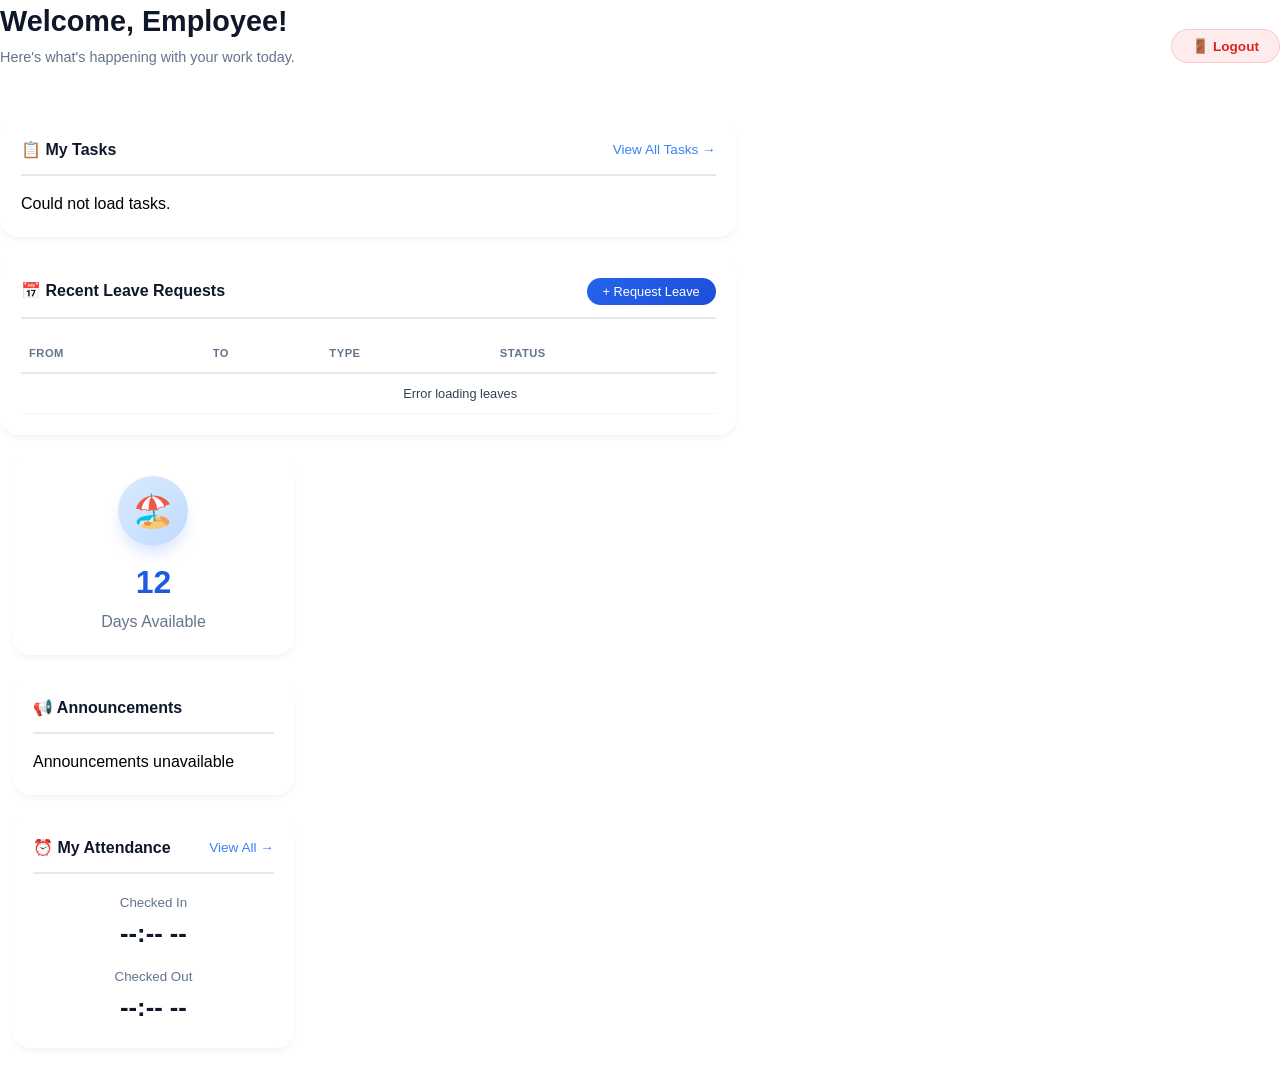
<file: frontend/employee-dashboard.html>
<!DOCTYPE html>
<html>
<head>
    <meta charset="UTF-8">
    <meta name="viewport" content="width=device-width, initial-scale=1.0">
    <title>Employee Dashboard | Blue Glass Theme</title>
    <style>
        * {
            margin: 0;
            padding: 0;
            box-sizing: border-box;
        }

        body {
            background: transparent !important;
            font-family: 'Inter', -apple-system, BlinkMacSystemFont, 'Segoe UI', Roboto, sans-serif;
            line-height: 1.5;
        }

        .dashboard-container {
            padding: 0;
            animation: fadeInUp 0.4s ease-out;
        }

        .dashboard-header {
            margin-bottom: 24px;
        }

        .dashboard-header h2 {
            font-size: 1.8rem;
            font-weight: 700;
            color: #0f172a;
            margin-bottom: 4px;
        }

        .dashboard-header p {
            color: #64748b;
            font-size: 0.9rem;
        }

        .header-with-logout {
            display: flex;
            justify-content: space-between;
            align-items: center;
            margin-bottom: 24px;
            flex-wrap: wrap;
            gap: 15px;
        }

        .logout-btn {
            background: rgba(239, 68, 68, 0.1);
            border: 1px solid rgba(239, 68, 68, 0.2);
            border-radius: 40px;
            padding: 8px 20px;
            color: #dc2626;
            font-weight: 600;
            transition: all 0.3s;
            cursor: pointer;
            font-size: 0.85rem;
        }

        .logout-btn:hover {
            background: rgba(239, 68, 68, 0.2);
            transform: translateY(-1px);
        }

        /* Modern Glass Card */
        .dashboard-widget {
            background: rgba(255, 255, 255, 0.9);
            backdrop-filter: blur(12px);
            border-radius: 20px;
            padding: 20px;
            margin-bottom: 20px;
            border: 1px solid rgba(255, 255, 255, 0.5);
            transition: all 0.3s;
            box-shadow: 0 4px 6px -1px rgba(0, 0, 0, 0.05);
        }

        .dashboard-widget:hover {
            transform: translateY(-3px);
            box-shadow: 0 20px 25px -5px rgba(0, 0, 0, 0.1);
            border-color: rgba(59, 130, 246, 0.3);
        }

        .section-title {
            font-size: 1rem;
            font-weight: 600;
            margin-bottom: 16px;
            display: flex;
            justify-content: space-between;
            align-items: center;
            color: #0f172a;
            padding-bottom: 12px;
            border-bottom: 2px solid #e2e8f0;
        }

        .task-item {
            padding: 12px 0;
            border-bottom: 1px solid #f1f5f9;
            display: flex;
            align-items: center;
            gap: 12px;
            transition: all 0.3s;
        }

        .task-item:hover {
            background: #f8fafc;
            border-radius: 12px;
            padding-left: 8px;
        }

        .task-item:last-child {
            border-bottom: none;
        }

        .task-check {
            width: 18px;
            height: 18px;
            border-radius: 5px;
            border: 2px solid #cbd5e1;
            background: white;
            cursor: pointer;
        }

        /* Badges */
        .badge {
            display: inline-block;
            padding: 4px 10px;
            border-radius: 20px;
            font-size: 0.7rem;
            font-weight: 500;
        }

        .badge-danger { background: #fee2e2; color: #dc2626; }
        .badge-warning { background: #ffedd5; color: #f97316; }
        .badge-success { background: #dcfce7; color: #22c55e; }

        .leave-status-badge {
            font-size: 0.7rem;
            padding: 4px 10px;
            border-radius: 20px;
            font-weight: 500;
        }
        .status-approved { background: #dcfce7; color: #22c55e; }
        .status-pending { background: #ffedd5; color: #f97316; }
        .status-rejected { background: #fee2e2; color: #dc2626; }

        /* Announcements */
        .announcement-item {
            padding: 12px 0;
            border-bottom: 1px solid #f1f5f9;
            display: flex;
            gap: 12px;
            align-items: flex-start;
            transition: all 0.3s;
        }

        .announcement-item:hover {
            background: #f8fafc;
            border-radius: 12px;
            padding-left: 8px;
        }

        .announcement-item:last-child { border-bottom: none; }

        /* Attendance */
        .attendance-time {
            font-size: 1.6rem;
            font-weight: 700;
            color: #0f172a;
        }

        /* Buttons */
        .btn-outline-custom {
            border-radius: 40px;
            padding: 6px 16px;
            border: 1px solid #e2e8f0;
            background: white;
            transition: all 0.2s;
            cursor: pointer;
        }

        .btn-outline-custom:hover {
            background: #f8fafc;
            border-color: #cbd5e1;
        }

        .btn-primary {
            background: linear-gradient(135deg, #2563eb, #1d4ed8);
            border: none;
            padding: 6px 16px;
            border-radius: 40px;
            font-size: 0.8rem;
            font-weight: 500;
            color: white;
            transition: all 0.3s;
            cursor: pointer;
        }

        .btn-primary:hover {
            transform: translateY(-1px);
            box-shadow: 0 4px 12px rgba(37, 99, 235, 0.3);
        }

        /* Table */
        .table {
            width: 100%;
            border-collapse: collapse;
        }

        .table th {
            font-size: 0.7rem;
            font-weight: 600;
            color: #64748b;
            text-transform: uppercase;
            letter-spacing: 0.5px;
            padding: 10px 8px;
            text-align: left;
            border-bottom: 2px solid #e2e8f0;
        }

        .table td {
            font-size: 0.8rem;
            padding: 10px 8px;
            border-bottom: 1px solid #f1f5f9;
            color: #334155;
        }

        .text-decoration-none {
            color: #3b82f6;
            text-decoration: none;
            font-weight: 500;
            font-size: 0.85rem;
        }

        .text-decoration-none:hover {
            color: #2563eb;
        }

        /* Loading Spinner */
        .loading-spinner {
            width: 32px;
            height: 32px;
            border: 3px solid #e2e8f0;
            border-radius: 50%;
            border-top-color: #3b82f6;
            animation: spin 0.8s linear infinite;
            display: inline-block;
        }

        @keyframes spin {
            to { transform: rotate(360deg); }
        }

        @keyframes fadeInUp {
            from {
                opacity: 0;
                transform: translateY(15px);
            }
            to {
                opacity: 1;
                transform: translateY(0);
            }
        }

        /* Grid */
        .row {
            display: flex;
            flex-wrap: wrap;
            margin: 0 -12px;
        }

        .col-lg-7, .col-lg-5 {
            padding: 0 12px;
        }

        .col-lg-7 { flex: 0 0 58.333%; max-width: 58.333%; }
        .col-lg-5 { flex: 0 0 41.666%; max-width: 41.666%; }

        @media (max-width: 992px) {
            .col-lg-7, .col-lg-5 {
                flex: 0 0 100%;
                max-width: 100%;
            }
        }

        /* Utility Classes */
        .text-center { text-align: center; }
        .mb-4 { margin-bottom: 20px; }
        .mb-3 { margin-bottom: 12px; }
        .mt-2 { margin-top: 8px; }
        .me-1 { margin-right: 4px; }
        .me-2 { margin-right: 8px; }
        .text-muted { color: #64748b !important; }
        .d-flex { display: flex; }
        .justify-content-between { justify-content: space-between; }
        .align-items-center { align-items: center; }
        .flex-wrap { flex-wrap: wrap; }
        .gap-2 { gap: 8px; }
        .gap-3 { gap: 12px; }

        /* Balance Card */
        .balance-icon {
            width: 70px;
            height: 70px;
            margin: 0 auto 12px;
            background: linear-gradient(135deg, #dbeafe, #bfdbfe);
            border-radius: 50%;
            display: flex;
            align-items: center;
            justify-content: center;
            font-size: 2rem;
            box-shadow: 0 10px 15px -3px rgba(59, 130, 246, 0.2);
        }

        h3 {
            font-size: 2rem;
            font-weight: 700;
            background: linear-gradient(135deg, #2563eb, #1d4ed8);
            -webkit-background-clip: text;
            background-clip: text;
            color: transparent;
            margin-bottom: 4px;
        }

        /* Modal */
        .modal {
            display: none;
            position: fixed;
            top: 0;
            left: 0;
            width: 100%;
            height: 100%;
            background: rgba(0, 0, 0, 0.5);
            z-index: 1050;
            align-items: center;
            justify-content: center;
        }

        .modal.show { display: flex; }
        .modal-dialog { width: 500px; max-width: 90%; }
        .modal-content {
            background: white;
            border-radius: 20px;
            overflow: hidden;
            box-shadow: 0 20px 25px -5px rgba(0, 0, 0, 0.1);
        }
        .modal-header {
            padding: 16px 20px;
            border-bottom: 1px solid #e2e8f0;
            display: flex;
            justify-content: space-between;
            align-items: center;
            background: #f8fafc;
        }
        .modal-body { padding: 20px; }
        .modal-footer {
            padding: 16px 20px;
            border-top: 1px solid #e2e8f0;
            display: flex;
            justify-content: flex-end;
            gap: 12px;
            background: #f8fafc;
        }
        .modal-title { font-size: 1.2rem; font-weight: 600; color: #0f172a; }
        .btn-close {
            background: none;
            border: none;
            font-size: 1.5rem;
            cursor: pointer;
            color: #94a3b8;
        }
        .btn-secondary {
            background: #f1f5f9;
            border: 1px solid #e2e8f0;
            padding: 8px 20px;
            border-radius: 40px;
            cursor: pointer;
            color: #475569;
        }
        .form-control, .form-select {
            width: 100%;
            padding: 10px 12px;
            border: 1px solid #e2e8f0;
            border-radius: 12px;
            font-size: 0.9rem;
            background: white;
        }
        .form-control:focus, .form-select:focus {
            outline: none;
            border-color: #3b82f6;
            box-shadow: 0 0 0 3px rgba(59, 130, 246, 0.1);
        }
        .form-label {
            display: block;
            margin-bottom: 6px;
            font-weight: 500;
            color: #334155;
        }

        /* Toast */
        .toast-glass {
            position: fixed;
            bottom: 20px;
            right: 20px;
            background: white;
            border-radius: 12px;
            padding: 12px 20px;
            box-shadow: 0 4px 12px rgba(0, 0, 0, 0.15);
            z-index: 9999;
            display: flex;
            align-items: center;
            gap: 8px;
        }

        /* Scrollbar */
        ::-webkit-scrollbar { width: 8px; height: 8px; }
        ::-webkit-scrollbar-track { background: rgba(0, 0, 0, 0.05); border-radius: 10px; }
        ::-webkit-scrollbar-thumb { background: #3b82f6; border-radius: 10px; }
    </style>
</head>
<body>
<div class="dashboard-container">
    <div class="header-with-logout">
        <div class="dashboard-header">
            <h2>Welcome, <span id="userNameDisplay">Loading...</span>!</h2>
            <p>Here's what's happening with your work today.</p>
        </div>
        <button class="logout-btn" onclick="logout()">🚪 Logout</button>
    </div>

    <div class="row">
        <div class="col-lg-7">
            <div class="dashboard-widget">
                <div class="section-title">
                    <span>📋 My Tasks</span>
                    <a href="task-management.html" class="text-decoration-none">View All Tasks →</a>
                </div>
                <div id="tasksList">
                    <div class="text-center py-3">
                        <div class="loading-spinner"></div>
                        <p class="mt-2 text-muted">Loading tasks...</p>
                    </div>
                </div>
            </div>

            <div class="dashboard-widget">
                <div class="section-title">
                    <span>📅 Recent Leave Requests</span>
                    <button class="btn-primary" onclick="openLeaveRequestModal()">+ Request Leave</button>
                </div>
                <div class="table-responsive">
                    <table class="table">
                        <thead>
                            <tr><th>From</th><th>To</th><th>Type</th><th>Status</th></tr>
                        </thead>
                        <tbody id="leaveRequestsTable">
                            <tr><td colspan="4" class="text-center"><div class="loading-spinner"></div><p class="mt-2 text-muted">Loading...</p></tr
                        </tbody>
                    </table
                </div>
            </div>
        </div>

        <div class="col-lg-5">
            <div class="dashboard-widget text-center">
                <div class="balance-icon">🏖️</div>
                <h3 id="leaveBalanceValue">--</h3>
                <p class="text-muted">Days Available</p>
            </div>

            <div class="dashboard-widget">
                <div class="section-title">
                    <span>📢 Announcements</span>
                </div>
                <div id="announcementsList">
                    <div class="text-center py-3">
                        <div class="loading-spinner"></div>
                        <p class="mt-2 text-muted">Loading announcements...</p>
                    </div>
                </div>
            </div>

            <div class="dashboard-widget">
                <div class="section-title">
                    <span>⏰ My Attendance</span>
                    <a href="attendance.html" class="text-decoration-none">View All →</a>
                </div>
                <div class="text-center">
                    <div class="mb-3">
                        <small class="text-muted">Checked In</small>
                        <div class="attendance-time" id="checkInTime">--:-- --</div>
                    </div>
                    <div>
                        <small class="text-muted">Checked Out</small>
                        <div class="attendance-time" id="checkOutTime">--:-- --</div>
                    </div>
                </div>
            </div>
        </div>
    </div>
</div>

<div class="modal" id="leaveModal">
    <div class="modal-dialog">
        <div class="modal-content">
            <div class="modal-header">
                <h5 class="modal-title">Request Leave</h5>
                <button class="btn-close" onclick="closeLeaveModal()">×</button>
            </div>
            <div class="modal-body">
                <form id="leaveRequestForm">
                    <div class="mb-3">
                        <label class="form-label">Leave Type</label>
                        <select class="form-select" id="leaveType" required>
                            <option>Annual</option><option>Sick</option><option>Personal</option><option>Unpaid</option>
                        </select>
                    </div>
                    <div class="row">
                        <div class="col-md-6 mb-3">
                            <label class="form-label">From Date</label>
                            <input type="date" class="form-control" id="leaveFrom" required>
                        </div>
                        <div class="col-md-6 mb-3">
                            <label class="form-label">To Date</label>
                            <input type="date" class="form-control" id="leaveTo" required>
                        </div>
                    </div>
                    <div class="mb-3">
                        <label class="form-label">Reason</label>
                        <textarea class="form-control" id="leaveReason" rows="3" placeholder="Please provide reason for leave..."></textarea>
                    </div>
                </form>
            </div>
            <div class="modal-footer">
                <button class="btn-secondary" onclick="closeLeaveModal()">Cancel</button>
                <button class="btn-primary" onclick="submitLeaveRequest()">Submit Request</button>
            </div>
        </div>
    </div>
</div>

<script>
    function logout() {
        localStorage.clear();
        window.location.href = 'index.html';
    }

    const API_BASE = 'http://localhost:8000/api';
    let currentUser = null;

    async function fetchWithAuth(endpoint, options = {}) {
        const token = localStorage.getItem('token');
        const res = await fetch(`${API_BASE}${endpoint}`, {
            ...options,
            headers: { 'Authorization': `Bearer ${token}`, 'Content-Type': 'application/json' }
        });
        if (!res.ok) throw new Error(`HTTP ${res.status}`);
        return res.json();
    }

    async function loadDashboard() {
        try {
            const user = JSON.parse(localStorage.getItem('user') || '{}');
            document.getElementById('userNameDisplay').innerText = user.full_name || user.email?.split('@')[0] || 'Employee';
            currentUser = user;

            const tasks = await fetchWithAuth('/tasks/my-tasks');
            const tasksContainer = document.getElementById('tasksList');
            if (tasks.length === 0) {
                tasksContainer.innerHTML = '<div class="text-muted text-center py-3">✅ No tasks assigned. Great job!</div>';
            } else {
                tasksContainer.innerHTML = tasks.slice(0, 3).map(task => `
                    <div class="task-item">
                        <div class="task-check"></div>
                        <div class="flex-grow-1"><strong>${escapeHtml(task.title)}</strong></div>
                        <span class="badge ${task.priority === 'High' ? 'badge-danger' : task.priority === 'Medium' ? 'badge-warning' : 'badge-success'}">${task.priority}</span>
                    </div>
                `).join('');
                if (tasks.length > 3) {
                    tasksContainer.innerHTML += '<div class="text-center mt-2"><small class="text-muted">+ ' + (tasks.length-3) + ' more tasks</small></div>';
                }
            }

            const balance = await fetchWithAuth('/leaves/balance');
            animateValue('leaveBalanceValue', 0, balance.available ?? 0, 1000);

            const leaves = await fetchWithAuth('/leaves/my-requests');
            const leavesTable = document.getElementById('leaveRequestsTable');
            if (leaves.length === 0) {
                leavesTable.innerHTML = '<tr><td colspan="4" class="text-muted text-center">No leave requests found.</tr';
            } else {
                leavesTable.innerHTML = leaves.slice(0, 3).map(leave => `
                    <tr>
                        <td>${formatDate(leave.start_date)}</td
                        <td>${formatDate(leave.end_date)}</td
                        <td>${leave.leave_type}</td
                        <td><span class="leave-status-badge status-${leave.status.toLowerCase()}">${leave.status}</span></td
                    </tr>
                `).join('');
            }

            const announcements = await fetchWithAuth('/announcements');
            const annContainer = document.getElementById('announcementsList');
            if (announcements.length === 0) {
                annContainer.innerHTML = '<div class="text-muted text-center py-3">📭 No announcements at the moment.</div>';
            } else {
                annContainer.innerHTML = announcements.map(ann => `
                    <div class="announcement-item">
                        <div>📢</div>
                        <div>
                            <div>${escapeHtml(ann.message)}</div>
                            <small class="text-muted">${formatDate(ann.created_at)}</small>
                        </div>
                    </div>
                `).join('');
            }

            const attendance = await fetchWithAuth('/attendance/today');
            document.getElementById('checkInTime').innerText = attendance.check_in ? new Date(attendance.check_in).toLocaleTimeString([], { hour: '2-digit', minute: '2-digit' }) : 'Not checked in';
            document.getElementById('checkOutTime').innerText = attendance.check_out ? new Date(attendance.check_out).toLocaleTimeString([], { hour: '2-digit', minute: '2-digit' }) : 'Not checked out';

        } catch (error) {
            console.error('Dashboard load error:', error);
            document.getElementById('tasksList').innerHTML = '<div class="alert alert-warning">Could not load tasks.</div>';
            document.getElementById('leaveBalanceValue').innerText = '12';
            document.getElementById('leaveRequestsTable').innerHTML = '<td><td colspan="4" class="text-danger text-center">Error loading leaves</tr';
            document.getElementById('announcementsList').innerHTML = '<div class="alert alert-warning">Announcements unavailable</div>';
        }
    }

    function animateValue(elementId, start, end, duration) {
        const element = document.getElementById(elementId);
        if (!element) return;
        const range = end - start;
        const increment = range / (duration / 16);
        let current = start;
        const timer = setInterval(() => {
            current += increment;
            if ((increment > 0 && current >= end) || (increment < 0 && current <= end)) {
                element.innerText = end;
                clearInterval(timer);
            } else {
                element.innerText = Math.round(current);
            }
        }, 16);
    }

    async function submitLeaveRequest() {
        const data = {
            leave_type: document.getElementById('leaveType').value,
            start_date: document.getElementById('leaveFrom').value,
            end_date: document.getElementById('leaveTo').value,
            reason: document.getElementById('leaveReason').value
        };
        
        if (!data.start_date || !data.end_date) {
            showToast('Please select both start and end dates', 'error');
            return;
        }
        
        try {
            await fetchWithAuth('/leaves/', { method: 'POST', body: JSON.stringify(data) });
            closeLeaveModal();
            showToast('Leave request submitted successfully!', 'success');
            loadDashboard();
        } catch (err) {
            showToast('Failed to submit leave request.', 'error');
        }
    }

    function openLeaveRequestModal() {
        document.getElementById('leaveRequestForm').reset();
        document.getElementById('leaveModal').classList.add('show');
    }

    function closeLeaveModal() {
        document.getElementById('leaveModal').classList.remove('show');
    }

    function formatDate(dateStr) {
        if (!dateStr) return '';
        const date = new Date(dateStr);
        return date.toLocaleDateString('en-US', { month: 'short', day: 'numeric', year: 'numeric' });
    }

    function escapeHtml(str) {
        if (!str) return '';
        return str.replace(/[&<>]/g, function(m) {
            if (m === '&') return '&amp;';
            if (m === '<') return '&lt;';
            if (m === '>') return '&gt;';
            return m;
        });
    }

    function showToast(message, type = 'success') {
        const toast = document.createElement('div');
        toast.className = 'toast-glass';
        toast.innerHTML = `${type === 'success' ? '✅' : '❌'} ${message}<button onclick="this.parentElement.remove()" style="background:none;border:none;cursor:pointer;margin-left:8px;">×</button>`;
        document.body.appendChild(toast);
        setTimeout(() => toast.remove(), 3000);
    }

    loadDashboard();
</script>
</body>
</html>
</file>
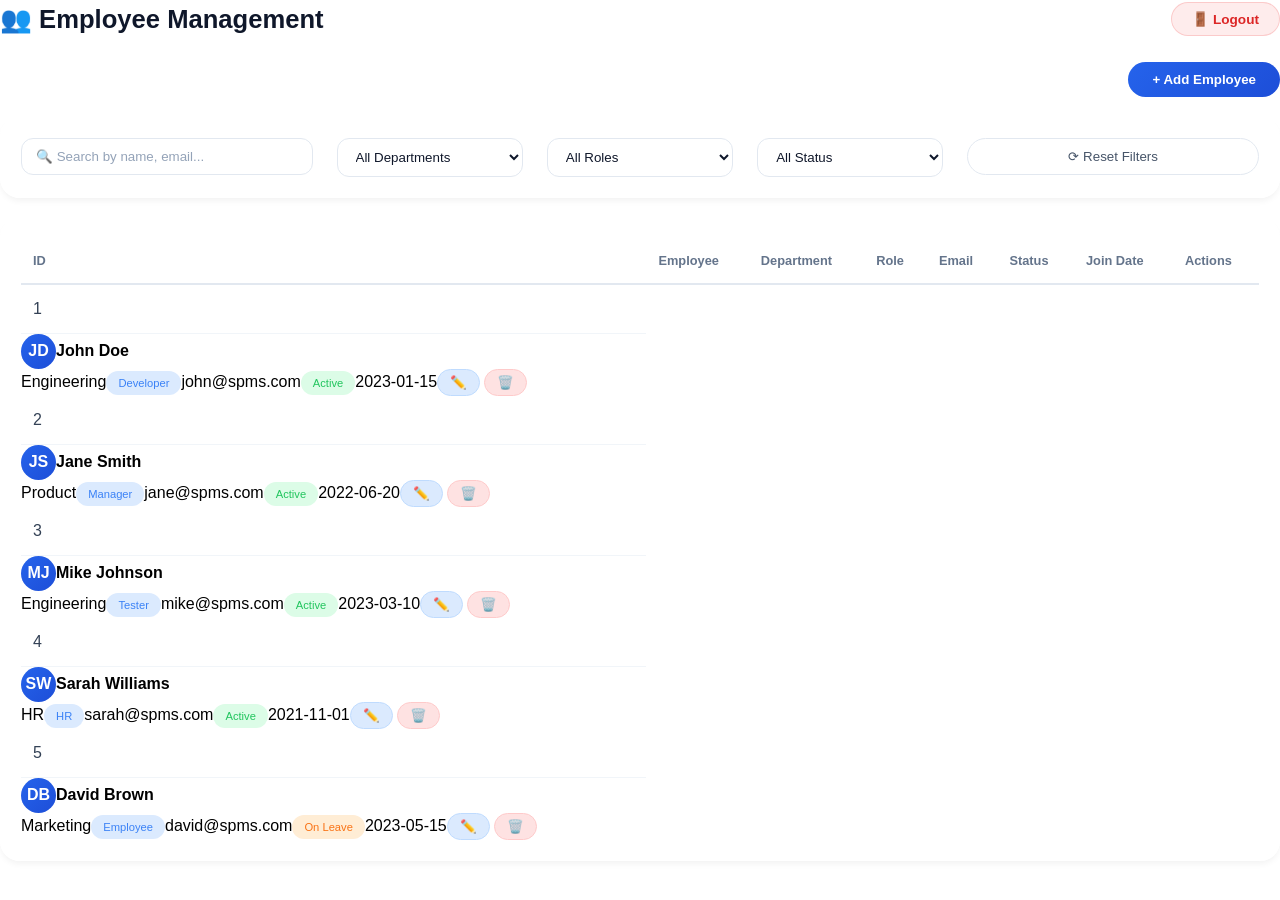
<file: frontend/employee-management.html>
<!DOCTYPE html>
<html>
<head>
    <meta charset="UTF-8">
    <meta name="viewport" content="width=device-width, initial-scale=1.0">
    <title>Employee Management | Blue Glass Theme</title>
    <style>
        * {
            margin: 0;
            padding: 0;
            box-sizing: border-box;
        }

        body {
            background: transparent !important;
            font-family: 'Inter', -apple-system, BlinkMacSystemFont, 'Segoe UI', Roboto, sans-serif;
            line-height: 1.5;
        }

        /* Header with Logout */
        .header-with-logout {
            display: flex;
            justify-content: space-between;
            align-items: center;
            margin-bottom: 24px;
            flex-wrap: wrap;
            gap: 15px;
        }

        .logout-btn {
            background: rgba(239, 68, 68, 0.1);
            border: 1px solid rgba(239, 68, 68, 0.2);
            border-radius: 40px;
            padding: 8px 20px;
            color: #dc2626;
            font-weight: 600;
            transition: all 0.3s;
            cursor: pointer;
            font-size: 0.85rem;
        }

        .logout-btn:hover {
            background: rgba(239, 68, 68, 0.2);
            transform: translateY(-1px);
        }

        h2 {
            font-size: 1.6rem;
            font-weight: 700;
            color: #0f172a;
            margin-bottom: 0;
        }

        /* Modern Glass Card */
        .glass-card {
            background: rgba(255, 255, 255, 0.9);
            backdrop-filter: blur(12px);
            border-radius: 20px;
            padding: 20px;
            margin-bottom: 20px;
            border: 1px solid rgba(255, 255, 255, 0.5);
            transition: all 0.3s;
            box-shadow: 0 4px 6px -1px rgba(0, 0, 0, 0.05);
        }

        .glass-card:hover {
            transform: translateY(-3px);
            box-shadow: 0 20px 25px -5px rgba(0, 0, 0, 0.1);
            border-color: rgba(59, 130, 246, 0.3);
        }

        /* Form Controls */
        .form-control, .form-select {
            background: white;
            border: 1px solid #e2e8f0;
            border-radius: 12px;
            color: #0f172a;
            padding: 10px 14px;
            transition: all 0.3s;
            width: 100%;
        }

        .form-control:focus, .form-select:focus {
            outline: none;
            border-color: #3b82f6;
            box-shadow: 0 0 0 3px rgba(59, 130, 246, 0.1);
        }

        .form-control::placeholder {
            color: #94a3b8;
        }

        label {
            color: #334155;
            font-weight: 500;
            margin-bottom: 6px;
            display: block;
        }

        /* Buttons */
        .btn-primary {
            background: linear-gradient(135deg, #2563eb, #1d4ed8);
            border: none;
            border-radius: 40px;
            padding: 10px 24px;
            font-weight: 600;
            color: white;
            transition: all 0.3s;
            cursor: pointer;
        }

        .btn-primary:hover {
            transform: translateY(-1px);
            box-shadow: 0 4px 12px rgba(37, 99, 235, 0.3);
        }

        .btn-outline-secondary {
            background: white;
            border: 1px solid #e2e8f0;
            border-radius: 40px;
            padding: 10px 20px;
            color: #475569;
            transition: all 0.3s;
            cursor: pointer;
        }

        .btn-outline-secondary:hover {
            background: #f8fafc;
            border-color: #cbd5e1;
            transform: translateY(-1px);
        }

        .btn-outline-primary {
            background: #dbeafe;
            border: 1px solid #bfdbfe;
            border-radius: 30px;
            padding: 5px 12px;
            color: #3b82f6;
            transition: all 0.3s;
            cursor: pointer;
        }

        .btn-outline-primary:hover {
            background: #3b82f6;
            color: white;
            transform: translateY(-1px);
        }

        .btn-outline-danger {
            background: #fee2e2;
            border: 1px solid #fecaca;
            border-radius: 30px;
            padding: 5px 12px;
            color: #dc2626;
            transition: all 0.3s;
            cursor: pointer;
        }

        .btn-outline-danger:hover {
            background: #dc2626;
            color: white;
            transform: translateY(-1px);
        }

        .btn-secondary {
            background: #f1f5f9;
            border: 1px solid #e2e8f0;
            border-radius: 40px;
            padding: 8px 20px;
            color: #475569;
            transition: all 0.3s;
            cursor: pointer;
        }

        .btn-secondary:hover {
            background: #e2e8f0;
            transform: translateY(-1px);
        }

        .btn-danger {
            background: #ef4444;
            border: none;
            border-radius: 40px;
            padding: 8px 20px;
            color: white;
            transition: all 0.3s;
            cursor: pointer;
        }

        .btn-danger:hover {
            background: #dc2626;
            transform: translateY(-1px);
        }

        /* Table Styles */
        .table-responsive {
            overflow-x: auto;
        }

        .table {
            width: 100%;
            border-collapse: collapse;
        }

        .table thead th {
            border-bottom: 2px solid #e2e8f0;
            padding: 12px;
            text-align: left;
            font-weight: 600;
            color: #64748b;
            font-size: 0.8rem;
        }

        .table tbody td {
            padding: 12px;
            border-bottom: 1px solid #f1f5f9;
            vertical-align: middle;
            color: #334155;
        }

        .table tbody tr:hover {
            background: #f8fafc;
        }

        /* Badges */
        .badge {
            display: inline-block;
            padding: 4px 12px;
            border-radius: 20px;
            font-size: 0.7rem;
            font-weight: 500;
        }

        .badge-secondary {
            background: #dbeafe;
            color: #3b82f6;
        }

        .badge-success {
            background: #dcfce7;
            color: #22c55e;
        }

        .badge-warning {
            background: #ffedd5;
            color: #f97316;
        }

        .badge-danger {
            background: #fee2e2;
            color: #dc2626;
        }

        /* User Avatar */
        .user-avatar {
            width: 35px;
            height: 35px;
            border-radius: 50%;
            background: linear-gradient(135deg, #2563eb, #1d4ed8);
            display: flex;
            align-items: center;
            justify-content: center;
            font-weight: bold;
            color: white;
        }

        /* Modal */
        .modal {
            display: none;
            position: fixed;
            top: 0;
            left: 0;
            width: 100%;
            height: 100%;
            background: rgba(0, 0, 0, 0.5);
            z-index: 1050;
            align-items: center;
            justify-content: center;
        }

        .modal.show {
            display: flex;
        }

        .modal-dialog {
            width: 700px;
            max-width: 90%;
        }

        .modal-content {
            background: white;
            border-radius: 20px;
            overflow: hidden;
            box-shadow: 0 20px 25px -5px rgba(0, 0, 0, 0.1);
        }

        .modal-header {
            padding: 16px 20px;
            border-bottom: 1px solid #e2e8f0;
            background: #f8fafc;
            display: flex;
            justify-content: space-between;
            align-items: center;
        }

        .modal-body {
            padding: 20px;
            max-height: 500px;
            overflow-y: auto;
        }

        .modal-footer {
            padding: 16px 20px;
            border-top: 1px solid #e2e8f0;
            background: #f8fafc;
            display: flex;
            justify-content: flex-end;
            gap: 12px;
        }

        .modal-title {
            font-size: 1.2rem;
            font-weight: 600;
            color: #0f172a;
        }

        .btn-close {
            background: none;
            border: none;
            font-size: 1.2rem;
            cursor: pointer;
            color: #94a3b8;
        }

        /* Grid */
        .row {
            display: flex;
            flex-wrap: wrap;
            margin: 0 -12px;
        }

        .col-md-2, .col-md-3, .col-md-6 {
            padding: 0 12px;
        }

        .col-md-2 { flex: 0 0 16.666%; max-width: 16.666%; }
        .col-md-3 { flex: 0 0 25%; max-width: 25%; }
        .col-md-6 { flex: 0 0 50%; max-width: 50%; }

        @media (max-width: 768px) {
            .col-md-2, .col-md-3, .col-md-6 {
                flex: 0 0 100%;
                max-width: 100%;
                margin-bottom: 12px;
            }
            .header-with-logout {
                flex-direction: column;
                align-items: flex-start;
            }
        }

        /* Utility Classes */
        .d-flex { display: flex; }
        .justify-content-between { justify-content: space-between; }
        .align-items-center { align-items: center; }
        .justify-content-end { justify-content: flex-end; }
        .mb-4 { margin-bottom: 20px; }
        .mb-3 { margin-bottom: 12px; }
        .me-1 { margin-right: 4px; }
        .me-2 { margin-right: 8px; }
        .text-center { text-align: center; }
        .w-100 { width: 100%; }
        .text-muted { color: #64748b !important; }

        /* Toast */
        .toast-glass {
            position: fixed;
            bottom: 20px;
            right: 20px;
            background: white;
            border-radius: 12px;
            padding: 12px 20px;
            box-shadow: 0 4px 12px rgba(0, 0, 0, 0.15);
            z-index: 9999;
            display: flex;
            align-items: center;
            gap: 8px;
        }

        /* Scrollbar */
        ::-webkit-scrollbar { width: 8px; height: 8px; }
        ::-webkit-scrollbar-track { background: rgba(0, 0, 0, 0.05); border-radius: 10px; }
        ::-webkit-scrollbar-thumb { background: #3b82f6; border-radius: 10px; }

        /* Loading Spinner */
        .loading-spinner {
            width: 32px;
            height: 32px;
            border: 3px solid #e2e8f0;
            border-radius: 50%;
            border-top-color: #3b82f6;
            animation: spin 0.8s linear infinite;
            display: inline-block;
        }

        @keyframes spin {
            to { transform: rotate(360deg); }
        }
    </style>
</head>
<body>
    <div>
        <div class="header-with-logout">
            <h2>👥 Employee Management</h2>
            <button class="logout-btn" onclick="logout()">🚪 Logout</button>
        </div>
        
        <div class="d-flex justify-content-end mb-4">
            <button class="btn-primary" onclick="openAddEmployeeModal()">+ Add Employee</button>
        </div>
        
        <div class="glass-card">
            <div class="row">
                <div class="col-md-3">
                    <input type="text" class="form-control" id="searchInput" placeholder="🔍 Search by name, email...">
                </div>
                <div class="col-md-2">
                    <select class="form-select" id="departmentFilter">
                        <option value="">All Departments</option>
                        <option>Engineering</option><option>Product</option><option>HR</option>
                        <option>Sales</option><option>Marketing</option>
                    </select>
                </div>
                <div class="col-md-2">
                    <select class="form-select" id="roleFilter">
                        <option value="">All Roles</option>
                        <option>Admin</option><option>Manager</option><option>Developer</option>
                        <option>Tester</option><option>HR</option><option>Employee</option>
                    </select>
                </div>
                <div class="col-md-2">
                    <select class="form-select" id="statusFilter">
                        <option value="">All Status</option>
                        <option>Active</option><option>On Leave</option><option>Inactive</option>
                    </select>
                </div>
                <div class="col-md-3">
                    <button class="btn-outline-secondary w-100" onclick="resetFilters()">⟳ Reset Filters</button>
                </div>
            </div>
        </div>
        
        <div class="glass-card">
            <div class="table-responsive">
                <table class="table">
                    <thead>
                        <tr>
                            <th>ID</th>
                            <th>Employee</th>
                            <th>Department</th>
                            <th>Role</th>
                            <th>Email</th>
                            <th>Status</th>
                            <th>Join Date</th>
                            <th>Actions</th>
                        </tr>
                    </thead>
                    <tbody id="employeeTableBody">
                        <tr><td colspan="8" class="text-center">
                            <div class="loading-spinner"></div>
                            <p class="mt-2 text-muted">Loading employees...</p>
                        </td</tr
                    </tbody>
                </table
            </div>
        </div>
    </div>
    
    <div class="modal" id="employeeModal">
        <div class="modal-dialog">
            <div class="modal-content">
                <div class="modal-header">
                    <h5 class="modal-title" id="modalTitle">➕ Add Employee</h5>
                    <button class="btn-close" onclick="closeEmployeeModal()">×</button>
                </div>
                <div class="modal-body">
                    <form id="employeeForm">
                        <input type="hidden" id="employeeId">
                        <div class="row">
                            <div class="col-md-6 mb-3">
                                <label>First Name</label>
                                <input type="text" class="form-control" id="firstName" required placeholder="First name">
                            </div>
                            <div class="col-md-6 mb-3">
                                <label>Last Name</label>
                                <input type="text" class="form-control" id="lastName" required placeholder="Last name">
                            </div>
                        </div>
                        <div class="mb-3">
                            <label>Email</label>
                            <input type="email" class="form-control" id="email" required placeholder="employee@company.com">
                        </div>
                        <div class="row">
                            <div class="col-md-6 mb-3">
                                <label>Department</label>
                                <select class="form-select" id="department">
                                    <option>Engineering</option><option>Product</option><option>HR</option>
                                    <option>Sales</option><option>Marketing</option>
                                </select>
                            </div>
                            <div class="col-md-6 mb-3">
                                <label>Role</label>
                                <select class="form-select" id="role">
                                    <option>Developer</option><option>Tester</option><option>Manager</option>
                                    <option>HR</option><option>Employee</option><option>Admin</option>
                                </select>
                            </div>
                        </div>
                        <div class="row">
                            <div class="col-md-6 mb-3">
                                <label>Phone</label>
                                <input type="text" class="form-control" id="phone" placeholder="+1 234 567 8900">
                            </div>
                            <div class="col-md-6 mb-3">
                                <label>Join Date</label>
                                <input type="date" class="form-control" id="joinDate">
                            </div>
                        </div>
                        <div class="mb-3">
                            <label>Skills (comma separated)</label>
                            <input type="text" class="form-control" id="skills" placeholder="React, Python, MongoDB">
                        </div>
                        <div class="mb-3">
                            <label>Salary ($)</label>
                            <input type="number" class="form-control" id="salary" placeholder="50000">
                        </div>
                    </form>
                </div>
                <div class="modal-footer">
                    <button class="btn-secondary" onclick="closeEmployeeModal()">Cancel</button>
                    <button class="btn-primary" onclick="saveEmployee()">💾 Save Employee</button>
                </div>
            </div>
        </div>
    </div>
    
    <div class="modal" id="deleteModal">
        <div class="modal-dialog">
            <div class="modal-content">
                <div class="modal-header">
                    <h5 class="modal-title">⚠️ Confirm Delete</h5>
                    <button class="btn-close" onclick="closeDeleteModal()">×</button>
                </div>
                <div class="modal-body">
                    <p>Are you sure you want to delete this employee?</p>
                    <small class="text-muted">This action cannot be undone.</small>
                </div>
                <div class="modal-footer">
                    <button class="btn-secondary" onclick="closeDeleteModal()">Cancel</button>
                    <button class="btn-danger" id="confirmDeleteBtn">🗑️ Delete</button>
                </div>
            </div>
        </div>
    </div>

    <script>
        function logout() { localStorage.clear(); window.location.href = 'index.html'; }
        
        let deleteId = null;
        let employeesData = [];
        
        const sampleEmployees = [
            { id: 1, firstName: 'John', lastName: 'Doe', email: 'john@spms.com', department: 'Engineering', role: 'Developer', status: 'Active', joinDate: '2023-01-15', phone: '1234567890', skills: 'React,Python', salary: 75000 },
            { id: 2, firstName: 'Jane', lastName: 'Smith', email: 'jane@spms.com', department: 'Product', role: 'Manager', status: 'Active', joinDate: '2022-06-20', phone: '1234567891', skills: 'Product Management', salary: 95000 },
            { id: 3, firstName: 'Mike', lastName: 'Johnson', email: 'mike@spms.com', department: 'Engineering', role: 'Tester', status: 'Active', joinDate: '2023-03-10', phone: '1234567892', skills: 'Selenium,Java', salary: 65000 },
            { id: 4, firstName: 'Sarah', lastName: 'Williams', email: 'sarah@spms.com', department: 'HR', role: 'HR', status: 'Active', joinDate: '2021-11-01', phone: '1234567893', skills: 'Recruitment', salary: 70000 },
            { id: 5, firstName: 'David', lastName: 'Brown', email: 'david@spms.com', department: 'Marketing', role: 'Employee', status: 'On Leave', joinDate: '2023-05-15', phone: '1234567894', skills: 'SEO,Content', salary: 60000 }
        ];
        
        function loadEmployees() { employeesData = sampleEmployees; renderTable(); }
        
        function renderTable() {
            const search = document.getElementById('searchInput')?.value.toLowerCase() || '';
            const dept = document.getElementById('departmentFilter')?.value || '';
            const role = document.getElementById('roleFilter')?.value || '';
            const status = document.getElementById('statusFilter')?.value || '';
            
            let filtered = employeesData.filter(emp => {
                const fullName = `${emp.firstName} ${emp.lastName}`.toLowerCase();
                return (fullName.includes(search) || emp.email.toLowerCase().includes(search)) &&
                    (!dept || emp.department === dept) && (!role || emp.role === role) && (!status || emp.status === status);
            });
            
            const tbody = document.getElementById('employeeTableBody');
            if (filtered.length === 0) {
                tbody.innerHTML = '<tr><td colspan="8" class="text-center">📭 No employees found</td</tr';
                return;
            }
            
            tbody.innerHTML = filtered.map(emp => `
                <tr>
                    <td>${emp.id}</td
                    <td><div class="d-flex align-items-center gap-2"><div class="user-avatar">${emp.firstName[0]}${emp.lastName[0]}</div><div><strong>${emp.firstName} ${emp.lastName}</strong></div></div></td
                    <td>${emp.department}</td
                    <td><span class="badge badge-secondary">${emp.role}</span></td
                    <td>${emp.email}</td
                    <td><span class="badge ${emp.status === 'Active' ? 'badge-success' : emp.status === 'On Leave' ? 'badge-warning' : 'badge-danger'}">${emp.status}</span></td
                    <td>${emp.joinDate}</td
                    <td><button class="btn-outline-primary me-1" onclick="editEmployee(${emp.id})">✏️</button><button class="btn-outline-danger" onclick="confirmDelete(${emp.id})">🗑️</button></td
                </tr>
            `).join('');
        }
        
        function openAddEmployeeModal() {
            document.getElementById('modalTitle').innerHTML = '➕ Add Employee';
            document.getElementById('employeeForm').reset();
            document.getElementById('employeeId').value = '';
            document.getElementById('employeeModal').classList.add('show');
        }
        
        function closeEmployeeModal() { document.getElementById('employeeModal').classList.remove('show'); }
        function closeDeleteModal() { document.getElementById('deleteModal').classList.remove('show'); }
        
        function editEmployee(id) {
            const emp = employeesData.find(e => e.id === id);
            if (emp) {
                document.getElementById('modalTitle').innerHTML = '✏️ Edit Employee';
                document.getElementById('employeeId').value = emp.id;
                document.getElementById('firstName').value = emp.firstName;
                document.getElementById('lastName').value = emp.lastName;
                document.getElementById('email').value = emp.email;
                document.getElementById('department').value = emp.department;
                document.getElementById('role').value = emp.role;
                document.getElementById('phone').value = emp.phone || '';
                document.getElementById('joinDate').value = emp.joinDate;
                document.getElementById('skills').value = emp.skills || '';
                document.getElementById('salary').value = emp.salary || '';
                document.getElementById('employeeModal').classList.add('show');
            }
        }
        
        function saveEmployee() {
            const id = document.getElementById('employeeId').value;
            const employee = {
                id: id ? parseInt(id) : employeesData.length + 1,
                firstName: document.getElementById('firstName').value,
                lastName: document.getElementById('lastName').value,
                email: document.getElementById('email').value,
                department: document.getElementById('department').value,
                role: document.getElementById('role').value,
                phone: document.getElementById('phone').value,
                joinDate: document.getElementById('joinDate').value,
                skills: document.getElementById('skills').value,
                salary: parseInt(document.getElementById('salary').value) || 0,
                status: 'Active'
            };
            if (id) {
                const index = employeesData.findIndex(e => e.id === parseInt(id));
                if (index !== -1) employeesData[index] = employee;
            } else { employeesData.push(employee); }
            closeEmployeeModal();
            renderTable();
            showToast('Employee saved successfully!');
        }
        
        function confirmDelete(id) { deleteId = id; document.getElementById('deleteModal').classList.add('show'); }
        
        document.getElementById('confirmDeleteBtn')?.addEventListener('click', () => {
            if (deleteId) {
                employeesData = employeesData.filter(e => e.id !== deleteId);
                renderTable();
                closeDeleteModal();
                showToast('Employee deleted successfully!');
            }
        });
        
        function resetFilters() {
            document.getElementById('searchInput').value = '';
            document.getElementById('departmentFilter').value = '';
            document.getElementById('roleFilter').value = '';
            document.getElementById('statusFilter').value = '';
            renderTable();
        }
        
        function showToast(message) {
            const toast = document.createElement('div');
            toast.className = 'toast-glass';
            toast.innerHTML = `✅ ${message}<button onclick="this.parentElement.remove()" style="background:none;border:none;cursor:pointer;">×</button>`;
            document.body.appendChild(toast);
            setTimeout(() => toast.remove(), 3000);
        }
        
        document.getElementById('searchInput')?.addEventListener('input', renderTable);
        document.getElementById('departmentFilter')?.addEventListener('change', renderTable);
        document.getElementById('roleFilter')?.addEventListener('change', renderTable);
        document.getElementById('statusFilter')?.addEventListener('change', renderTable);
        
        loadEmployees();
    </script>
</body>
</html>
</file>
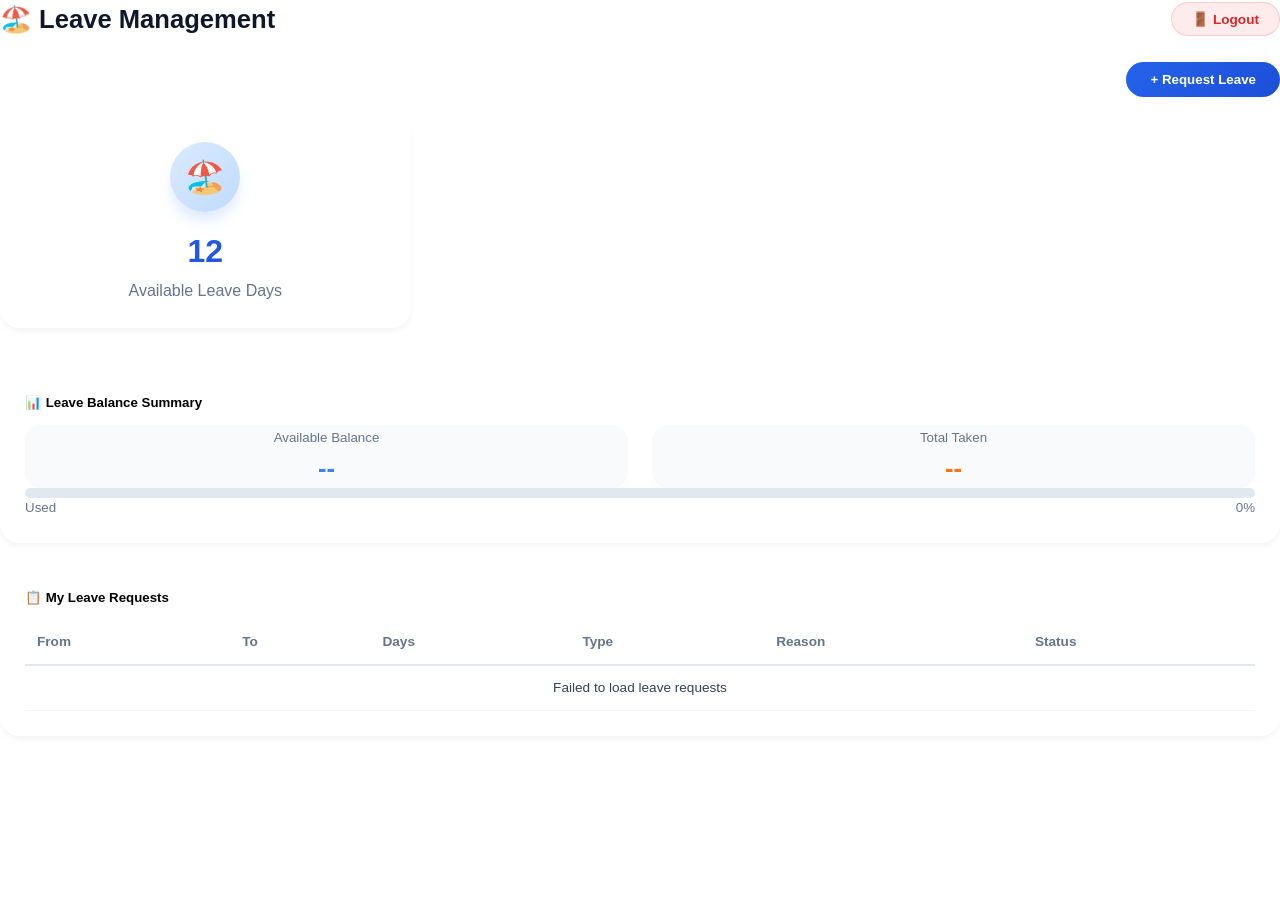
<file: frontend/leave-management.html>
<!DOCTYPE html>
<html>
<head>
    <meta charset="UTF-8">
    <meta name="viewport" content="width=device-width, initial-scale=1.0">
    <title>Leave Management | Blue Glass Theme</title>
    <style>
        * {
            margin: 0;
            padding: 0;
            box-sizing: border-box;
        }

        body {
            background: transparent !important;
            font-family: 'Inter', -apple-system, BlinkMacSystemFont, 'Segoe UI', Roboto, sans-serif;
            line-height: 1.5;
        }

        .header-with-logout {
            display: flex;
            justify-content: space-between;
            align-items: center;
            margin-bottom: 24px;
            flex-wrap: wrap;
            gap: 15px;
        }

        .logout-btn {
            background: rgba(239, 68, 68, 0.1);
            border: 1px solid rgba(239, 68, 68, 0.2);
            border-radius: 40px;
            padding: 8px 20px;
            color: #dc2626;
            font-weight: 600;
            transition: all 0.3s;
            cursor: pointer;
            font-size: 0.85rem;
        }

        .logout-btn:hover {
            background: rgba(239, 68, 68, 0.2);
            transform: translateY(-1px);
        }

        h2 {
            font-size: 1.6rem;
            font-weight: 700;
            color: #0f172a;
            margin-bottom: 0;
        }

        .dashboard-widget {
            background: rgba(255, 255, 255, 0.9);
            backdrop-filter: blur(12px);
            border-radius: 20px;
            padding: 24px;
            margin-bottom: 20px;
            border: 1px solid rgba(255, 255, 255, 0.5);
            transition: all 0.3s;
            box-shadow: 0 4px 6px -1px rgba(0, 0, 0, 0.05);
        }

        .dashboard-widget:hover {
            transform: translateY(-3px);
            box-shadow: 0 20px 25px -5px rgba(0, 0, 0, 0.1);
            border-color: rgba(59, 130, 246, 0.3);
        }

        .btn-primary {
            background: linear-gradient(135deg, #2563eb, #1d4ed8);
            border: none;
            border-radius: 40px;
            padding: 10px 24px;
            font-weight: 600;
            color: white;
            transition: all 0.3s;
            cursor: pointer;
        }

        .btn-primary:hover {
            transform: translateY(-1px);
            box-shadow: 0 4px 12px rgba(37, 99, 235, 0.3);
        }

        .btn-secondary {
            background: #f1f5f9;
            border: 1px solid #e2e8f0;
            border-radius: 40px;
            padding: 8px 20px;
            color: #475569;
            transition: all 0.3s;
            cursor: pointer;
        }

        .btn-success {
            background: #22c55e;
            border: none;
            border-radius: 40px;
            padding: 6px 16px;
            color: white;
            transition: all 0.3s;
            cursor: pointer;
            font-size: 0.75rem;
        }

        .btn-danger {
            background: #ef4444;
            border: none;
            border-radius: 40px;
            padding: 6px 16px;
            color: white;
            transition: all 0.3s;
            cursor: pointer;
            font-size: 0.75rem;
        }

        .table-responsive {
            overflow-x: auto;
        }

        .table {
            width: 100%;
            border-collapse: collapse;
            font-size: 0.85rem;
        }

        .table thead th {
            border-bottom: 2px solid #e2e8f0;
            padding: 12px;
            text-align: left;
            font-weight: 600;
            color: #64748b;
        }

        .table tbody td {
            padding: 12px;
            border-bottom: 1px solid #f1f5f9;
            color: #334155;
        }

        .table tbody tr:hover {
            background: #f8fafc;
        }

        .badge {
            display: inline-flex;
            align-items: center;
            gap: 4px;
            padding: 4px 12px;
            border-radius: 20px;
            font-size: 0.7rem;
            font-weight: 500;
        }

        .badge-success {
            background: #dcfce7;
            color: #22c55e;
        }

        .badge-danger {
            background: #fee2e2;
            color: #dc2626;
        }

        .badge-warning {
            background: #ffedd5;
            color: #f97316;
        }

        .modal {
            display: none;
            position: fixed;
            top: 0;
            left: 0;
            width: 100%;
            height: 100%;
            background: rgba(0, 0, 0, 0.5);
            z-index: 1050;
            align-items: center;
            justify-content: center;
        }

        .modal.show {
            display: flex;
        }

        .modal-dialog {
            width: 500px;
            max-width: 90%;
        }

        .modal-content {
            background: white;
            border-radius: 20px;
            overflow: hidden;
            box-shadow: 0 20px 25px -5px rgba(0, 0, 0, 0.1);
        }

        .modal-header {
            padding: 16px 20px;
            border-bottom: 1px solid #e2e8f0;
            background: #f8fafc;
            display: flex;
            justify-content: space-between;
            align-items: center;
        }

        .modal-body {
            padding: 20px;
            max-height: 500px;
            overflow-y: auto;
        }

        .modal-footer {
            padding: 16px 20px;
            border-top: 1px solid #e2e8f0;
            background: #f8fafc;
            display: flex;
            justify-content: flex-end;
            gap: 12px;
        }

        .modal-title {
            font-size: 1.2rem;
            font-weight: 600;
            color: #0f172a;
        }

        .btn-close {
            background: none;
            border: none;
            font-size: 1.2rem;
            cursor: pointer;
            color: #94a3b8;
        }

        .form-control, .form-select {
            background: white;
            border: 1px solid #e2e8f0;
            border-radius: 12px;
            color: #0f172a;
            padding: 10px 14px;
            transition: all 0.3s;
            width: 100%;
        }

        .form-control:focus, .form-select:focus {
            outline: none;
            border-color: #3b82f6;
            box-shadow: 0 0 0 3px rgba(59, 130, 246, 0.1);
        }

        .form-label {
            color: #334155;
            font-weight: 500;
            margin-bottom: 6px;
            display: block;
        }

        .row {
            display: flex;
            flex-wrap: wrap;
            margin: 0 -12px;
        }

        .col-md-4, .col-md-6 {
            padding: 0 12px;
        }

        .col-md-4 {
            flex: 0 0 33.333%;
            max-width: 33.333%;
        }

        .col-md-6 {
            flex: 0 0 50%;
            max-width: 50%;
        }

        @media (max-width: 768px) {
            .col-md-4, .col-md-6 {
                flex: 0 0 100%;
                max-width: 100%;
                margin-bottom: 16px;
            }
            .header-with-logout {
                flex-direction: column;
                align-items: flex-start;
            }
        }

        .d-flex {
            display: flex;
        }

        .justify-content-between {
            justify-content: space-between;
        }

        .align-items-center {
            align-items: center;
        }

        .justify-content-end {
            justify-content: flex-end;
        }

        .text-center {
            text-align: center;
        }

        .text-muted {
            color: #64748b !important;
        }

        .mb-3 {
            margin-bottom: 12px;
        }

        .mb-4 {
            margin-bottom: 20px;
        }

        .me-2 {
            margin-right: 8px;
        }

        .mt-2 {
            margin-top: 8px;
        }

        .loading-spinner {
            width: 32px;
            height: 32px;
            border: 3px solid #e2e8f0;
            border-radius: 50%;
            border-top-color: #3b82f6;
            animation: spin 0.8s linear infinite;
            display: inline-block;
        }

        @keyframes spin {
            to { transform: rotate(360deg); }
        }

        .balance-icon {
            width: 70px;
            height: 70px;
            margin: 0 auto 15px;
            background: linear-gradient(135deg, #dbeafe, #bfdbfe);
            border-radius: 50%;
            display: flex;
            align-items: center;
            justify-content: center;
            box-shadow: 0 10px 15px -3px rgba(59, 130, 246, 0.2);
        }

        .balance-icon span {
            font-size: 2rem;
        }

        h3 {
            font-size: 2rem;
            font-weight: 700;
            background: linear-gradient(135deg, #2563eb, #1d4ed8);
            -webkit-background-clip: text;
            background-clip: text;
            color: transparent;
            margin-bottom: 4px;
        }

        .toast-glass {
            position: fixed;
            bottom: 20px;
            right: 20px;
            background: white;
            border-radius: 12px;
            padding: 12px 20px;
            box-shadow: 0 4px 12px rgba(0, 0, 0, 0.15);
            z-index: 9999;
            display: flex;
            align-items: center;
            gap: 8px;
        }

        .progress {
            background: #e2e8f0;
            border-radius: 10px;
            height: 10px;
            overflow: hidden;
        }

        .progress-bar {
            background: linear-gradient(90deg, #3b82f6, #1d4ed8);
            border-radius: 10px;
            transition: width 0.5s ease;
        }

        .bg-primary {
            background: #3b82f6 !important;
        }

        .text-primary {
            color: #3b82f6 !important;
        }

        .text-warning {
            color: #f97316 !important;
        }
    </style>
</head>
<body>
    <div>
        <div class="header-with-logout">
            <h2>🏖️ Leave Management</h2>
            <button class="logout-btn" onclick="logout()">🚪 Logout</button>
        </div>
        
        <div class="d-flex justify-content-end mb-4">
            <button class="btn-primary" onclick="openRequestModal()">+ Request Leave</button>
        </div>
        
        <div class="row mb-4">
            <div class="col-md-4">
                <div class="dashboard-widget text-center">
                    <div class="balance-icon">
                        <span>🏖️</span>
                    </div>
                    <h3 id="leaveBalance">--</h3>
                    <p class="text-muted">Available Leave Days</p>
                </div>
            </div>
        </div>
        
        <!-- Leave Balance Summary -->
        <div class="dashboard-widget">
            <h5 class="mb-3">📊 Leave Balance Summary</h5>
            <div class="row">
                <div class="col-md-6">
                    <div class="p-3 text-center" style="background: #f8fafc; border-radius: 16px;">
                        <small class="text-muted">Available Balance</small>
                        <h2 class="text-primary" id="availableBalance">--</h2>
                    </div>
                </div>
                <div class="col-md-6">
                    <div class="p-3 text-center" style="background: #f8fafc; border-radius: 16px;">
                        <small class="text-muted">Total Taken</small>
                        <h2 class="text-warning" id="totalTaken">--</h2>
                    </div>
                </div>
            </div>
            <div class="mt-3">
                <div class="progress">
                    <div class="progress-bar" id="balanceProgressBar" style="width: 0%;"></div>
                </div>
                <div class="d-flex justify-content-between mt-1">
                    <small class="text-muted">Used</small>
                    <small class="text-muted" id="balancePercentage">0%</small>
                </div>
            </div>
        </div>
        
        <!-- Pending Leave Requests Section (Only for HR/Admin/Manager) -->
        <div class="dashboard-widget" id="pendingRequestsSection" style="display: none;">
            <h5 class="mb-3">⏳ Pending Approval Requests</h5>
            <div class="table-responsive">
                <table class="table">
                    <thead>
                        <tr>
                            <th>Employee</th>
                            <th>From</th>
                            <th>To</th>
                            <th>Days</th>
                            <th>Type</th>
                            <th>Reason</th>
                            <th>Actions</th>
                        </tr>
                    </thead>
                    <tbody id="pendingRequestsTable">
                        <tr><td colspan="7" class="text-center"><div class="loading-spinner"></div><p class="mt-2 text-muted">Loading pending requests...</p></tr
                    </tbody>
                </table>
            </div>
        </div>
        
        <!-- My Leave Requests Section -->
        <div class="dashboard-widget">
            <h5 class="mb-3">📋 My Leave Requests</h5>
            <div class="table-responsive">
                <table class="table">
                    <thead>
                        <tr>
                            <th>From</th>
                            <th>To</th>
                            <th>Days</th>
                            <th>Type</th>
                            <th>Reason</th>
                            <th>Status</th>
                        </tr>
                    </thead>
                    <tbody id="leaveRequests">
                        <tr><td colspan="6" class="text-center"><div class="loading-spinner"></div><p class="mt-2 text-muted">Loading leave requests...</p></tr
                    </tbody>
                </table>
            </div>
        </div>
    </div>
    
    <div class="modal" id="leaveModal">
        <div class="modal-dialog">
            <div class="modal-content">
                <div class="modal-header">
                    <h5 class="modal-title">📝 Request Leave</h5>
                    <button class="btn-close" onclick="closeLeaveModal()">×</button>
                </div>
                <div class="modal-body">
                    <form id="leaveForm">
                        <div class="mb-3">
                            <label class="form-label">Leave Type</label>
                            <select class="form-select" id="leaveType" required>
                                <option>Annual</option>
                                <option>Sick</option>
                                <option>Personal</option>
                                <option>Unpaid</option>
                            </select>
                        </div>
                        <div class="row">
                            <div class="col-md-6 mb-3">
                                <label class="form-label">From Date</label>
                                <input type="date" class="form-control" id="startDate" required onchange="calculateLeaveDays()">
                            </div>
                            <div class="col-md-6 mb-3">
                                <label class="form-label">To Date</label>
                                <input type="date" class="form-control" id="endDate" required onchange="calculateLeaveDays()">
                            </div>
                        </div>
                        <div class="mb-3">
                            <label class="form-label">Leave Days</label>
                            <input type="text" class="form-control" id="leaveDaysDisplay" readonly style="background: #f1f5f9;">
                        </div>
                        <div class="mb-3">
                            <label class="form-label">Reason</label>
                            <textarea class="form-control" id="reason" rows="3" placeholder="Please provide reason for leave..."></textarea>
                        </div>
                    </form>
                </div>
                <div class="modal-footer">
                    <button class="btn-secondary" onclick="closeLeaveModal()">Cancel</button>
                    <button class="btn-primary" onclick="submitLeave()">📤 Submit Request</button>
                </div>
            </div>
        </div>
    </div>

    <script>
        function logout() { localStorage.clear(); window.location.href = 'index.html'; }
        
        let currentUserRole = null;
        
        async function fetchWithAuth(endpoint, options = {}) {
            const token = localStorage.getItem('token');
            const res = await fetch(`http://localhost:8000/api${endpoint}`, {
                ...options,
                headers: { 'Authorization': `Bearer ${token}`, 'Content-Type': 'application/json' }
            });
            if (!res.ok) throw new Error(`HTTP ${res.status}`);
            return res.json();
        }
        
        function calculateLeaveDays() {
            const startDate = document.getElementById('startDate').value;
            const endDate = document.getElementById('endDate').value;
            
            if (startDate && endDate) {
                const start = new Date(startDate);
                const end = new Date(endDate);
                let days = 0;
                let current = new Date(start);
                
                while (current <= end) {
                    const dayOfWeek = current.getDay();
                    if (dayOfWeek !== 0 && dayOfWeek !== 6) { // Exclude Saturday (6) and Sunday (0)
                        days++;
                    }
                    current.setDate(current.getDate() + 1);
                }
                
                document.getElementById('leaveDaysDisplay').value = days + ' day(s)';
            }
        }
        
        async function loadLeaveBalance() {
            try {
                const data = await fetchWithAuth('/leaves/balance');
                animateValue('leaveBalance', 0, data.available || 0, 1000);
            } catch (error) {
                console.error('Error loading balance:', error);
                animateValue('leaveBalance', 0, 12, 1000);
            }
        }
        
        async function loadLeaveHistory() {
            try {
                const history = await fetchWithAuth('/leaves/history');
                document.getElementById('availableBalance').innerText = history.current_balance;
                document.getElementById('totalTaken').innerText = history.total_taken;
                
                const totalDays = history.current_balance + history.total_taken;
                const percentage = totalDays > 0 ? (history.total_taken / totalDays * 100).toFixed(1) : 0;
                document.getElementById('balanceProgressBar').style.width = `${percentage}%`;
                document.getElementById('balancePercentage').innerText = `${percentage}%`;
            } catch (error) {
                console.error('Error loading leave history:', error);
            }
        }
        
        function animateValue(elementId, start, end, duration) {
            const element = document.getElementById(elementId);
            if (!element) return;
            const range = end - start;
            const increment = range / (duration / 16);
            let current = start;
            const timer = setInterval(() => {
                current += increment;
                if ((increment > 0 && current >= end) || (increment < 0 && current <= end)) {
                    element.innerText = end;
                    clearInterval(timer);
                } else {
                    element.innerText = Math.round(current);
                }
            }, 16);
        }
        
        async function loadMyLeaveRequests() {
            try {
                const leaves = await fetchWithAuth('/leaves/my-requests');
                const tbody = document.getElementById('leaveRequests');
                if (leaves.length === 0) {
                    tbody.innerHTML = '<tr><td colspan="6" class="text-center">📭 No leave requests found</tr';
                    return;
                }
                tbody.innerHTML = leaves.map(leave => {
                    let statusClass = '', statusIcon = '';
                    if (leave.status === 'Approved') {
                        statusClass = 'badge-success';
                        statusIcon = '✅';
                    } else if (leave.status === 'Rejected') {
                        statusClass = 'badge-danger';
                        statusIcon = '❌';
                    } else {
                        statusClass = 'badge-warning';
                        statusIcon = '⏳';
                    }
                    const leaveDays = leave.leave_days || calculateDays(leave.start_date, leave.end_date);
                    return `
                        <tr>
                            <td>${new Date(leave.start_date).toLocaleDateString()}</td
                            <td>${new Date(leave.end_date).toLocaleDateString()}</td
                            <td>${leaveDays}</td
                            <td>${leave.leave_type}</td
                            <td>${leave.reason || '-'}</td
                            <td><span class="badge ${statusClass}">${statusIcon} ${leave.status}</span></td
                        </tr>
                    `;
                }).join('');
            } catch (error) {
                console.error('Error loading leaves:', error);
                document.getElementById('leaveRequests').innerHTML = '<tr><td colspan="6" class="text-center text-danger">Failed to load leave requests</tr';
            }
        }
        
        function calculateDays(startDate, endDate) {
            const start = new Date(startDate);
            const end = new Date(endDate);
            let days = 0;
            let current = new Date(start);
            while (current <= end) {
                const dayOfWeek = current.getDay();
                if (dayOfWeek !== 0 && dayOfWeek !== 6) days++;
                current.setDate(current.getDate() + 1);
            }
            return days;
        }
        
        async function loadPendingRequests() {
            const user = JSON.parse(localStorage.getItem('user') || '{}');
            currentUserRole = user.role;
            
            if (currentUserRole === 'admin' || currentUserRole === 'hr' || currentUserRole === 'manager') {
                document.getElementById('pendingRequestsSection').style.display = 'block';
                try {
                    const pending = await fetchWithAuth('/leaves/pending');
                    const tbody = document.getElementById('pendingRequestsTable');
                    if (pending.length === 0) {
                        tbody.innerHTML = '<tr><td colspan="7" class="text-center">✅ No pending leave requests</tr';
                        return;
                    }
                    tbody.innerHTML = pending.map(leave => {
                        const leaveDays = calculateDays(leave.start_date, leave.end_date);
                        return `
                            <tr>
                                <td><strong>${leave.user_name}</strong><br><small class="text-muted">${leave.user_email}</small></td
                                <td>${new Date(leave.start_date).toLocaleDateString()}</td
                                <td>${new Date(leave.end_date).toLocaleDateString()}</td
                                <td>${leaveDays}</td
                                <td>${leave.leave_type}</td
                                <td>${leave.reason || '-'}</td
                                <td>
                                    <button class="btn-success me-1" onclick="approveLeave('${leave.id}', ${leaveDays})" style="padding: 4px 12px;">✅ Approve</button>
                                    <button class="btn-danger" onclick="rejectLeave('${leave.id}', ${leaveDays})" style="padding: 4px 12px;">❌ Reject</button>
                                </td
                            </tr>
                        `;
                    }).join('');
                } catch (error) {
                    console.error('Error loading pending requests:', error);
                }
            }
        }
        
        async function approveLeave(leaveId, leaveDays) {
            if (confirm(`Approve this leave request for ${leaveDays} days? This will deduct from employee's balance.`)) {
                try {
                    const result = await fetchWithAuth(`/leaves/${leaveId}/approve`, { method: 'PUT' });
                    showNotification(`Leave approved! Remaining balance: ${result.remaining_balance} days`, 'success');
                    loadPendingRequests();
                    loadMyLeaveRequests();
                    loadLeaveBalance();
                    loadLeaveHistory();
                    if (window.parent && window.parent.loadNotifications) {
                        window.parent.loadNotifications();
                    }
                } catch (error) {
                    showNotification('Failed to approve leave', 'error');
                }
            }
        }
        
        async function rejectLeave(leaveId, leaveDays) {
            if (confirm(`Reject this leave request for ${leaveDays} days? No days will be deducted.`)) {
                try {
                    await fetchWithAuth(`/leaves/${leaveId}/reject`, { method: 'PUT' });
                    showNotification('Leave rejected', 'success');
                    loadPendingRequests();
                    loadMyLeaveRequests();
                    if (window.parent && window.parent.loadNotifications) {
                        window.parent.loadNotifications();
                    }
                } catch (error) {
                    showNotification('Failed to reject leave', 'error');
                }
            }
        }
        
        async function submitLeave() {
            const startDate = document.getElementById('startDate').value;
            const endDate = document.getElementById('endDate').value;
            
            if (!startDate || !endDate) {
                showNotification('Please select both start and end dates', 'error');
                return;
            }
            
            if (new Date(startDate) > new Date(endDate)) {
                showNotification('Start date cannot be after end date', 'error');
                return;
            }
            
            const leaveDays = calculateDays(startDate, endDate);
            
            const data = {
                leave_type: document.getElementById('leaveType').value,
                start_date: startDate,
                end_date: endDate,
                reason: document.getElementById('reason').value || 'No reason provided'
            };
            
            try {
                const result = await fetchWithAuth('/leaves/', { method: 'POST', body: JSON.stringify(data) });
                closeLeaveModal();
                showNotification(`Leave request submitted for ${result.leave_days} days!`, 'success');
                loadMyLeaveRequests();
                loadLeaveBalance();
                if (window.parent && window.parent.loadNotifications) {
                    window.parent.loadNotifications();
                }
            } catch (error) {
                const errorMsg = await error.text();
                showNotification(errorMsg.includes('Insufficient') ? errorMsg : 'Failed to submit leave request', 'error');
            }
        }
        
        function openRequestModal() {
            document.getElementById('leaveForm').reset();
            const today = new Date().toISOString().split('T')[0];
            document.getElementById('startDate').value = today;
            const nextWeek = new Date(Date.now() + 7 * 86400000).toISOString().split('T')[0];
            document.getElementById('endDate').value = nextWeek;
            calculateLeaveDays();
            document.getElementById('leaveModal').classList.add('show');
        }
        
        function closeLeaveModal() {
            document.getElementById('leaveModal').classList.remove('show');
        }
        
        function showNotification(message, type = 'success') {
            const toast = document.createElement('div');
            toast.className = 'toast-glass';
            toast.innerHTML = `${type === 'success' ? '✅' : '❌'} ${message}<button onclick="this.parentElement.remove()" style="background:none;border:none;cursor:pointer;margin-left:8px;">×</button>`;
            document.body.appendChild(toast);
            setTimeout(() => toast.remove(), 3000);
        }
        
        // Add event listeners for date inputs
        document.getElementById('startDate')?.addEventListener('change', calculateLeaveDays);
        document.getElementById('endDate')?.addEventListener('change', calculateLeaveDays);
        
        loadLeaveBalance();
        loadMyLeaveRequests();
        loadPendingRequests();
        loadLeaveHistory();
    </script>
</body>
</html>
</file>
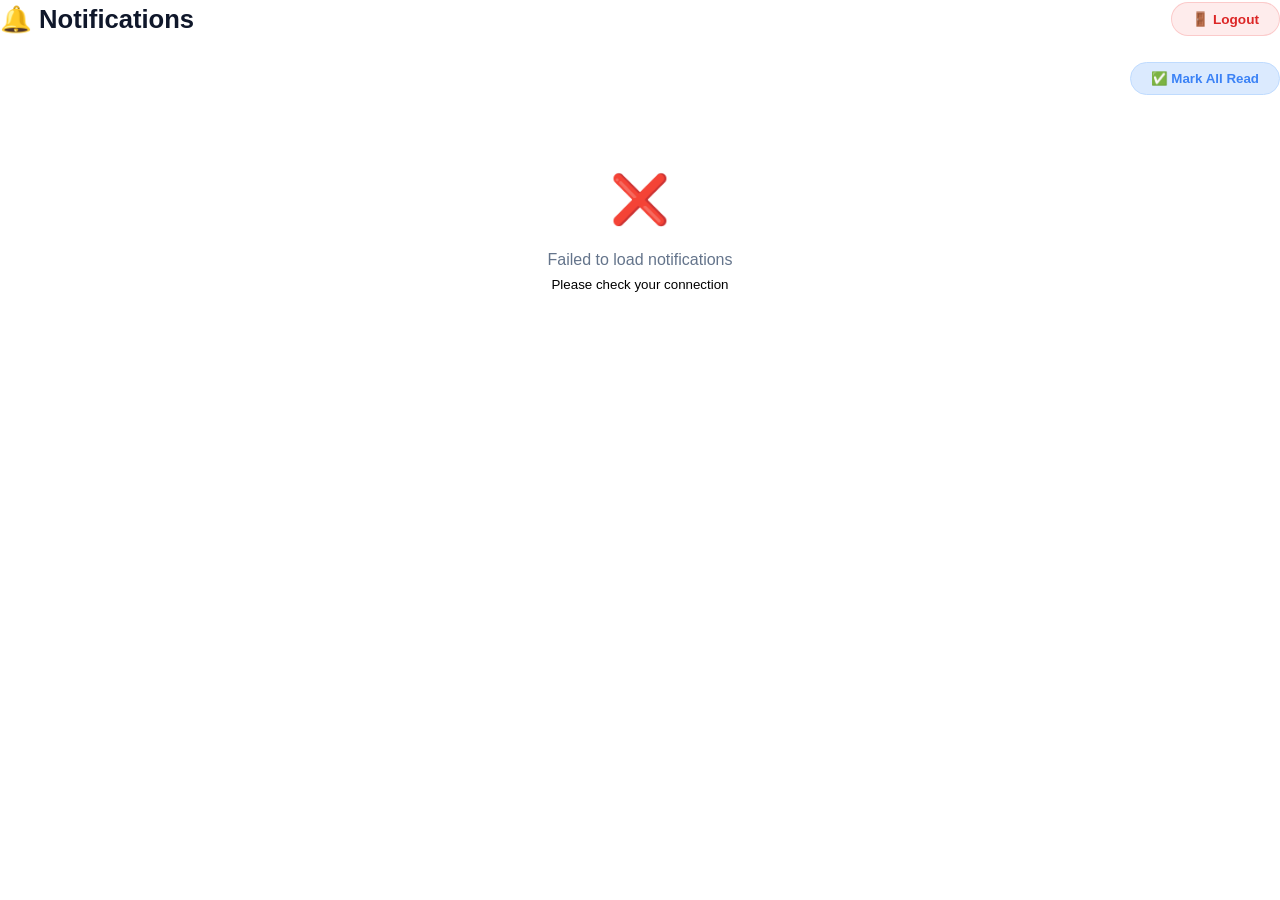
<file: frontend/notifications.html>
<!DOCTYPE html>
<html>
<head>
    <meta charset="UTF-8">
    <meta name="viewport" content="width=device-width, initial-scale=1.0">
    <title>Notifications | Blue Glass Theme</title>
    <style>
        * {
            margin: 0;
            padding: 0;
            box-sizing: border-box;
        }

        body {
            background: transparent !important;
            font-family: 'Inter', -apple-system, BlinkMacSystemFont, 'Segoe UI', Roboto, sans-serif;
            line-height: 1.5;
        }

        /* Header with Logout */
        .header-with-logout {
            display: flex;
            justify-content: space-between;
            align-items: center;
            margin-bottom: 24px;
            flex-wrap: wrap;
            gap: 15px;
        }

        .logout-btn {
            background: rgba(239, 68, 68, 0.1);
            border: 1px solid rgba(239, 68, 68, 0.2);
            border-radius: 40px;
            padding: 8px 20px;
            color: #dc2626;
            font-weight: 600;
            transition: all 0.3s;
            cursor: pointer;
            font-size: 0.85rem;
        }

        .logout-btn:hover {
            background: rgba(239, 68, 68, 0.2);
            transform: translateY(-1px);
        }

        h2 {
            font-size: 1.6rem;
            font-weight: 700;
            color: #0f172a;
            margin-bottom: 0;
        }

        .btn-outline-primary {
            background: #dbeafe;
            border: 1px solid #bfdbfe;
            border-radius: 40px;
            padding: 8px 20px;
            color: #3b82f6;
            font-weight: 600;
            transition: all 0.3s;
            cursor: pointer;
        }

        .btn-outline-primary:hover {
            background: #3b82f6;
            color: white;
            transform: translateY(-1px);
        }

        .dashboard-widget {
            background: rgba(255, 255, 255, 0.85);
            backdrop-filter: blur(12px);
            border-radius: 20px;
            overflow: hidden;
            border: 1px solid rgba(255, 255, 255, 0.5);
            transition: all 0.3s;
        }

        .dashboard-widget:hover {
            box-shadow: 0 8px 25px rgba(0, 0, 0, 0.1);
        }

        .notification-item {
            padding: 16px 20px;
            border-bottom: 1px solid #f1f5f9;
            transition: all 0.3s;
            position: relative;
        }

        .notification-item:last-child {
            border-bottom: none;
        }

        .notification-item:hover {
            background: #f8fafc;
        }

        .notification-item.unread {
            background: #eff6ff;
            border-left: 3px solid #3b82f6;
        }

        .notification-icon {
            width: 40px;
            height: 40px;
            border-radius: 50%;
            background: #dbeafe;
            display: flex;
            align-items: center;
            justify-content: center;
            margin-right: 12px;
            flex-shrink: 0;
        }

        .notification-icon span {
            font-size: 1.2rem;
        }

        .notification-content {
            flex: 1;
        }

        .notification-title {
            font-weight: 600;
            margin-bottom: 4px;
            color: #0f172a;
        }

        .notification-message {
            font-size: 0.85rem;
            color: #64748b;
            margin-bottom: 6px;
        }

        .notification-time {
            font-size: 0.7rem;
            color: #94a3b8;
        }

        .unread-badge {
            display: inline-block;
            width: 8px;
            height: 8px;
            border-radius: 50%;
            background: #3b82f6;
            margin-left: 8px;
            animation: pulse 2s infinite;
        }

        @keyframes pulse {
            0% { box-shadow: 0 0 0 0 rgba(59, 130, 246, 0.4); }
            70% { box-shadow: 0 0 0 6px rgba(59, 130, 246, 0); }
            100% { box-shadow: 0 0 0 0 rgba(59, 130, 246, 0); }
        }

        .btn-link {
            background: none;
            border: none;
            color: #3b82f6;
            font-size: 0.7rem;
            cursor: pointer;
            padding: 4px 8px;
            border-radius: 20px;
            transition: all 0.3s;
        }

        .btn-link:hover {
            background: #dbeafe;
        }

        .loading-spinner {
            width: 32px;
            height: 32px;
            border: 3px solid #e2e8f0;
            border-radius: 50%;
            border-top-color: #3b82f6;
            animation: spin 0.8s linear infinite;
            display: inline-block;
        }

        @keyframes spin {
            to { transform: rotate(360deg); }
        }

        .empty-state {
            text-align: center;
            padding: 48px 20px;
        }

        .empty-state span {
            font-size: 3rem;
            display: block;
            margin-bottom: 12px;
        }

        .empty-state p {
            color: #64748b;
        }

        /* Utility Classes */
        .d-flex {
            display: flex;
        }

        .justify-content-between {
            justify-content: space-between;
        }

        .align-items-center {
            align-items: center;
        }

        .align-items-start {
            align-items: flex-start;
        }

        .justify-content-end {
            justify-content: flex-end;
        }

        .mb-4 {
            margin-bottom: 20px;
        }

        .me-2 {
            margin-right: 8px;
        }

        .ms-2 {
            margin-left: 8px;
        }

        .text-center {
            text-align: center;
        }

        .py-5 {
            padding-top: 48px;
            padding-bottom: 48px;
        }

        .mt-3 {
            margin-top: 12px;
        }

        /* Scrollbar */
        ::-webkit-scrollbar {
            width: 8px;
            height: 8px;
        }

        ::-webkit-scrollbar-track {
            background: rgba(0, 0, 0, 0.05);
            border-radius: 10px;
        }

        ::-webkit-scrollbar-thumb {
            background: #3b82f6;
            border-radius: 10px;
        }

        /* Toast Notification */
        .toast-glass {
            position: fixed;
            bottom: 20px;
            right: 20px;
            background: white;
            border-radius: 12px;
            padding: 12px 20px;
            box-shadow: 0 4px 12px rgba(0, 0, 0, 0.15);
            z-index: 9999;
            display: flex;
            align-items: center;
            gap: 8px;
        }

        /* Responsive */
        @media (max-width: 768px) {
            .notification-item {
                padding: 12px 16px;
            }
            .notification-icon {
                width: 35px;
                height: 35px;
            }
            .notification-title {
                font-size: 0.9rem;
            }
            .notification-message {
                font-size: 0.75rem;
            }
            h2 {
                font-size: 1.5rem;
            }
            .btn-outline-primary {
                padding: 8px 16px;
                font-size: 0.85rem;
            }
            .header-with-logout {
                flex-direction: column;
                align-items: flex-start;
            }
        }
    </style>
</head>
<body>
    <div>
        <div class="header-with-logout">
            <h2>🔔 Notifications</h2>
            <button class="logout-btn" onclick="logout()">🚪 Logout</button>
        </div>
        
        <div class="d-flex justify-content-end mb-4">
            <button class="btn-outline-primary" onclick="markAllRead()">✅ Mark All Read</button>
        </div>
        
        <div class="dashboard-widget">
            <div id="notificationsList">
                <div class="text-center py-5">
                    <div class="loading-spinner"></div>
                    <p class="mt-3 text-muted">Loading notifications...</p>
                </div>
            </div>
        </div>
    </div>

    <script>
        function logout() {
            localStorage.clear();
            window.location.href = 'index.html';
        }
        
        async function loadNotifications() {
            try {
                const response = await fetch('http://localhost:8000/api/notifications/', {
                    headers: { 'Authorization': `Bearer ${localStorage.getItem('token')}` }
                });
                if (response.ok) {
                    const notifs = await response.json();
                    const container = document.getElementById('notificationsList');
                    
                    if (notifs.length === 0) {
                        container.innerHTML = `
                            <div class="empty-state">
                                <span>🔕</span>
                                <p>No notifications yet</p>
                                <small class="text-muted">When you receive notifications, they will appear here</small>
                            </div>
                        `;
                        return;
                    }
                    
                    const unreadNotifs = notifs.filter(n => !n.is_read);
                    const readNotifs = notifs.filter(n => n.is_read);
                    const allNotifs = [...unreadNotifs, ...readNotifs];
                    
                    container.innerHTML = allNotifs.map(notif => {
                        let icon = '🔔';
                        let iconBg = '#dbeafe';
                        
                        if (notif.type === 'success') {
                            icon = '✅';
                            iconBg = '#dcfce7';
                        } else if (notif.type === 'warning') {
                            icon = '⚠️';
                            iconBg = '#ffedd5';
                        } else if (notif.type === 'danger') {
                            icon = '❌';
                            iconBg = '#fee2e2';
                        } else if (notif.title?.toLowerCase().includes('leave')) {
                            icon = '🏖️';
                        } else if (notif.title?.toLowerCase().includes('task')) {
                            icon = '📋';
                        } else if (notif.title?.toLowerCase().includes('project')) {
                            icon = '📁';
                        }
                        
                        return `
                            <div class="notification-item ${!notif.is_read ? 'unread' : ''}">
                                <div class="d-flex align-items-start">
                                    <div class="notification-icon" style="background: ${iconBg};">
                                        <span>${icon}</span>
                                    </div>
                                    <div class="notification-content">
                                        <div class="notification-title">
                                            ${notif.title}
                                            ${!notif.is_read ? '<span class="unread-badge"></span>' : ''}
                                        </div>
                                        <div class="notification-message">${notif.message}</div>
                                        <div class="notification-time">⏰ ${formatTime(notif.created_at)}</div>
                                    </div>
                                    ${!notif.is_read ? `
                                        <button class="btn-link ms-2" onclick="markRead('${notif.id}')">
                                            ✓ Mark Read
                                        </button>
                                    ` : ''}
                                </div>
                            </div>
                        `;
                    }).join('');
                }
            } catch (error) {
                console.error('Error loading notifications:', error);
                document.getElementById('notificationsList').innerHTML = `
                    <div class="empty-state">
                        <span>❌</span>
                        <p class="text-danger">Failed to load notifications</p>
                        <small class="text-muted">Please check your connection</small>
                    </div>
                `;
            }
        }
        
        function formatTime(dateString) {
            const date = new Date(dateString);
            const now = new Date();
            const diffMs = now - date;
            const diffMins = Math.floor(diffMs / 60000);
            const diffHours = Math.floor(diffMs / 3600000);
            const diffDays = Math.floor(diffMs / 86400000);
            
            if (diffMins < 1) return 'Just now';
            if (diffMins < 60) return `${diffMins} minute${diffMins > 1 ? 's' : ''} ago`;
            if (diffHours < 24) return `${diffHours} hour${diffHours > 1 ? 's' : ''} ago`;
            if (diffDays < 7) return `${diffDays} day${diffDays > 1 ? 's' : ''} ago`;
            return date.toLocaleDateString();
        }
        
        async function markRead(id) {
            try {
                const response = await fetch(`http://localhost:8000/api/notifications/${id}/read`, {
                    method: 'PUT',
                    headers: { 'Authorization': `Bearer ${localStorage.getItem('token')}` }
                });
                if (response.ok) {
                    loadNotifications();
                    showToast('Notification marked as read', 'success');
                }
            } catch (error) {
                showToast('Failed to mark as read', 'error');
            }
        }
        
        async function markAllRead() {
            try {
                const response = await fetch('http://localhost:8000/api/notifications/read-all', {
                    method: 'PUT',
                    headers: { 'Authorization': `Bearer ${localStorage.getItem('token')}` }
                });
                if (response.ok) {
                    loadNotifications();
                    showToast('All notifications marked as read', 'success');
                }
            } catch (error) {
                showToast('Failed to mark all as read', 'error');
            }
        }
        
        function showToast(message, type) {
            const toastDiv = document.createElement('div');
            toastDiv.className = 'toast-glass';
            toastDiv.innerHTML = `${type === 'success' ? '✅' : '❌'} ${message}<button onclick="this.parentElement.remove()" style="background:none;border:none;cursor:pointer;margin-left:8px;">×</button>`;
            document.body.appendChild(toastDiv);
            setTimeout(() => toastDiv.remove(), 3000);
        }
        
        loadNotifications();
        setInterval(loadNotifications, 30000);
    </script>
</body>
</html>
</file>
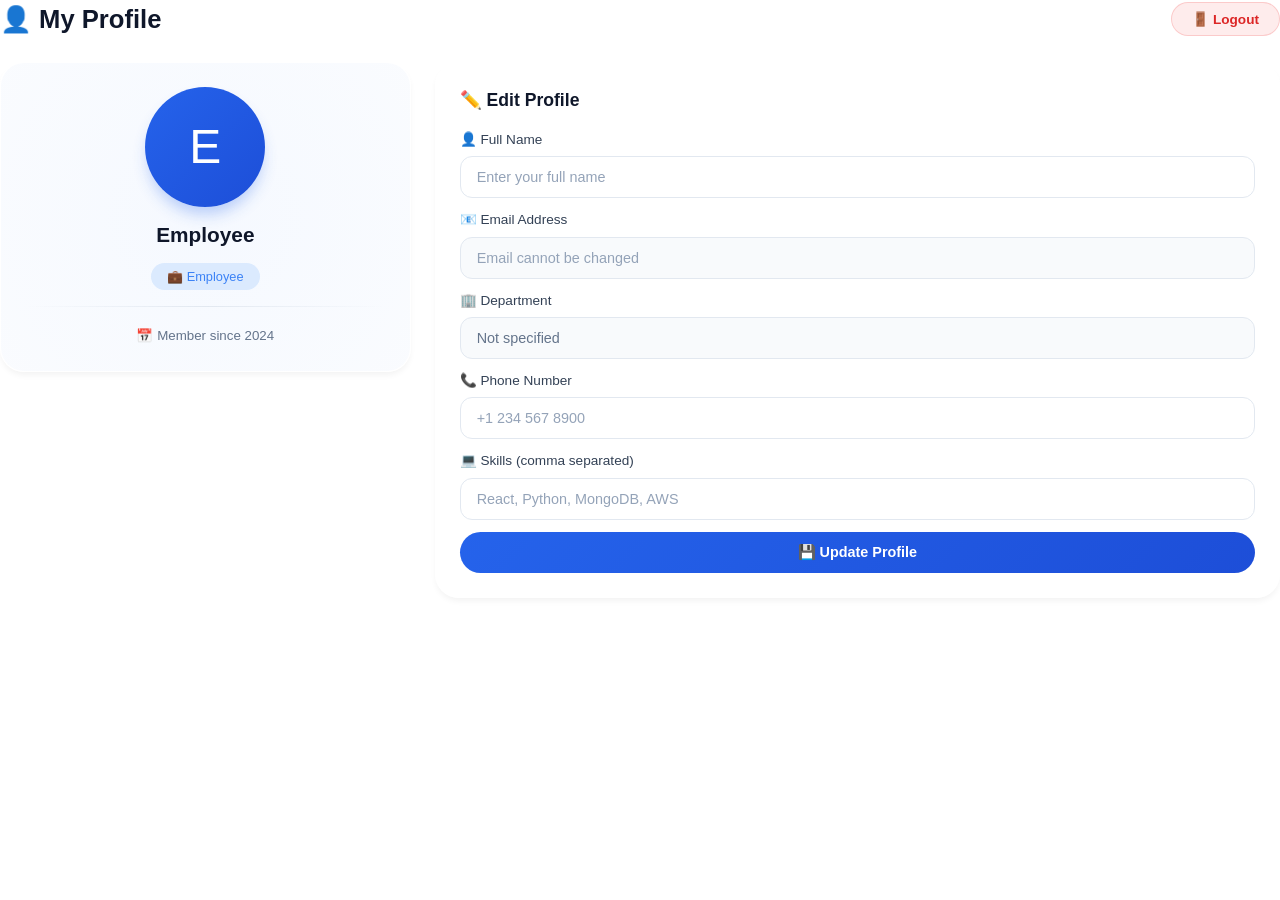
<file: frontend/profile.html>
<!DOCTYPE html>
<html>
<head>
    <meta charset="UTF-8">
    <meta name="viewport" content="width=device-width, initial-scale=1.0">
    <title>My Profile | Blue Glass Theme</title>
    <style>
        * {
            margin: 0;
            padding: 0;
            box-sizing: border-box;
        }

        body {
            background: transparent !important;
            font-family: 'Inter', -apple-system, BlinkMacSystemFont, 'Segoe UI', Roboto, sans-serif;
            line-height: 1.5;
        }

        .header-with-logout {
            display: flex;
            justify-content: space-between;
            align-items: center;
            margin-bottom: 24px;
            flex-wrap: wrap;
            gap: 15px;
        }

        .logout-btn {
            background: rgba(239, 68, 68, 0.1);
            border: 1px solid rgba(239, 68, 68, 0.2);
            border-radius: 40px;
            padding: 8px 20px;
            color: #dc2626;
            font-weight: 600;
            transition: all 0.3s;
            cursor: pointer;
            font-size: 0.85rem;
        }

        .logout-btn:hover {
            background: rgba(239, 68, 68, 0.2);
            transform: translateY(-1px);
        }

        h2 {
            font-size: 1.6rem;
            font-weight: 700;
            color: #0f172a;
            margin-bottom: 0;
        }

        /* Modern Glass Card */
        .dashboard-widget {
            background: rgba(255, 255, 255, 0.9);
            backdrop-filter: blur(12px);
            border-radius: 24px;
            padding: 24px;
            margin-bottom: 20px;
            border: 1px solid rgba(255, 255, 255, 0.5);
            transition: all 0.3s;
            box-shadow: 0 4px 6px -1px rgba(0, 0, 0, 0.05);
        }

        .dashboard-widget:hover {
            transform: translateY(-3px);
            box-shadow: 0 20px 25px -5px rgba(0, 0, 0, 0.1), 0 10px 10px -5px rgba(0, 0, 0, 0.02);
            border-color: rgba(59, 130, 246, 0.3);
        }

        /* Profile Card Specific */
        .profile-card {
            text-align: center;
            position: relative;
            overflow: hidden;
        }

        .profile-card::before {
            content: '';
            position: absolute;
            top: -50%;
            left: -50%;
            width: 200%;
            height: 200%;
            background: radial-gradient(circle, rgba(59, 130, 246, 0.05), transparent);
            animation: rotate 15s linear infinite;
            z-index: 0;
        }

        @keyframes rotate {
            from { transform: rotate(0deg); }
            to { transform: rotate(360deg); }
        }

        .profile-card > * {
            position: relative;
            z-index: 1;
        }

        /* User Avatar */
        .user-avatar-lg {
            width: 120px;
            height: 120px;
            margin: 0 auto 1rem;
            background: linear-gradient(135deg, #2563eb, #1d4ed8);
            border-radius: 50%;
            display: flex;
            align-items: center;
            justify-content: center;
            transition: all 0.3s;
            box-shadow: 0 10px 15px -3px rgba(37, 99, 235, 0.3);
        }

        .user-avatar-lg:hover {
            transform: scale(1.05);
            box-shadow: 0 20px 25px -5px rgba(37, 99, 235, 0.4);
        }

        .user-avatar-lg span {
            font-size: 3rem;
            color: white;
            font-weight: 500;
        }

        h4 {
            color: #0f172a;
            margin-bottom: 4px;
            font-size: 1.3rem;
        }

        h5 {
            color: #0f172a;
            margin-bottom: 16px;
            font-size: 1.1rem;
            font-weight: 600;
        }

        .role-badge {
            display: inline-block;
            padding: 4px 16px;
            background: #dbeafe;
            border-radius: 20px;
            font-size: 0.8rem;
            color: #3b82f6;
            margin-top: 8px;
            font-weight: 500;
        }

        .divider {
            height: 1px;
            background: linear-gradient(90deg, transparent, #e2e8f0, transparent);
            margin: 16px 0;
        }

        /* Form Controls */
        .form-control {
            background: white;
            border: 1px solid #e2e8f0;
            border-radius: 12px;
            color: #0f172a;
            padding: 12px 16px;
            transition: all 0.3s;
            width: 100%;
            font-size: 0.9rem;
        }

        .form-control:focus {
            outline: none;
            border-color: #3b82f6;
            box-shadow: 0 0 0 3px rgba(59, 130, 246, 0.1);
        }

        .form-control::placeholder {
            color: #94a3b8;
        }

        .form-control[readonly] {
            background: #f8fafc;
            cursor: not-allowed;
            color: #64748b;
        }

        label {
            color: #334155;
            font-weight: 500;
            margin-bottom: 6px;
            display: block;
            font-size: 0.85rem;
        }

        /* Button */
        .btn-primary {
            background: linear-gradient(135deg, #2563eb, #1d4ed8);
            border: none;
            border-radius: 40px;
            padding: 12px 28px;
            font-weight: 600;
            color: white;
            transition: all 0.3s;
            cursor: pointer;
            font-size: 0.9rem;
            width: 100%;
        }

        .btn-primary:hover {
            transform: translateY(-1px);
            box-shadow: 0 10px 15px -3px rgba(37, 99, 235, 0.3);
        }

        /* Grid */
        .row {
            display: flex;
            flex-wrap: wrap;
            margin: 0 -12px;
        }

        .col-md-4, .col-md-8 {
            padding: 0 12px;
        }

        .col-md-4 {
            flex: 0 0 33.333%;
            max-width: 33.333%;
        }

        .col-md-8 {
            flex: 0 0 66.666%;
            max-width: 66.666%;
        }

        @media (max-width: 768px) {
            .col-md-4, .col-md-8 {
                flex: 0 0 100%;
                max-width: 100%;
            }
            .header-with-logout {
                flex-direction: column;
                align-items: flex-start;
            }
            .dashboard-widget {
                padding: 20px;
            }
            .user-avatar-lg {
                width: 80px;
                height: 80px;
            }
            .user-avatar-lg span {
                font-size: 2rem;
            }
            h2 {
                font-size: 1.5rem;
            }
        }

        /* Utility Classes */
        .text-center {
            text-align: center;
        }

        .text-muted {
            color: #64748b !important;
        }

        .mb-2 {
            margin-bottom: 8px;
        }

        .mb-3 {
            margin-bottom: 12px;
        }

        .mb-4 {
            margin-bottom: 20px;
        }

        .me-2 {
            margin-right: 8px;
        }

        .me-1 {
            margin-right: 4px;
        }

        /* Scrollbar */
        ::-webkit-scrollbar {
            width: 8px;
            height: 8px;
        }

        ::-webkit-scrollbar-track {
            background: rgba(0, 0, 0, 0.05);
            border-radius: 10px;
        }

        ::-webkit-scrollbar-thumb {
            background: #3b82f6;
            border-radius: 10px;
        }

        /* Toast Notification */
        .toast-glass {
            position: fixed;
            bottom: 20px;
            right: 20px;
            background: white;
            border-radius: 12px;
            padding: 12px 20px;
            box-shadow: 0 4px 12px rgba(0, 0, 0, 0.15);
            z-index: 9999;
            display: flex;
            align-items: center;
            gap: 8px;
        }

        /* Animation */
        @keyframes fadeIn {
            from {
                opacity: 0;
                transform: translateY(10px);
            }
            to {
                opacity: 1;
                transform: translateY(0);
            }
        }

        .dashboard-widget {
            animation: fadeIn 0.4s ease-out;
        }
    </style>
</head>
<body>
    <div>
        <div class="header-with-logout">
            <h2>👤 My Profile</h2>
            <button class="logout-btn" onclick="logout()">🚪 Logout</button>
        </div>
        
        <div class="row">
            <div class="col-md-4">
                <div class="dashboard-widget profile-card">
                    <div class="user-avatar-lg mx-auto mb-3">
                        <span id="avatarInitial">U</span>
                    </div>
                    <h4 id="profileName">Loading...</h4>
                    <div class="role-badge" id="profileRole"></div>
                    <div class="divider"></div>
                    <div class="text-muted">
                        <small>📅 Member since 2024</small>
                    </div>
                </div>
            </div>
            <div class="col-md-8">
                <div class="dashboard-widget">
                    <h5>✏️ Edit Profile</h5>
                    <form id="profileForm">
                        <div class="mb-3">
                            <label>👤 Full Name</label>
                            <input type="text" class="form-control" id="fullName" required placeholder="Enter your full name">
                        </div>
                        <div class="mb-3">
                            <label>📧 Email Address</label>
                            <input type="email" class="form-control" id="email" readonly placeholder="Email cannot be changed">
                        </div>
                        <div class="mb-3">
                            <label>🏢 Department</label>
                            <input type="text" class="form-control" id="department" readonly placeholder="Department">
                        </div>
                        <div class="mb-3">
                            <label>📞 Phone Number</label>
                            <input type="text" class="form-control" id="phone" placeholder="+1 234 567 8900">
                        </div>
                        <div class="mb-3">
                            <label>💻 Skills (comma separated)</label>
                            <input type="text" class="form-control" id="skills" placeholder="React, Python, MongoDB, AWS">
                        </div>
                        <button type="button" class="btn-primary" onclick="updateProfile()">
                            💾 Update Profile
                        </button>
                    </form>
                </div>
            </div>
        </div>
    </div>

    <script>
        function logout() {
            localStorage.clear();
            window.location.href = 'index.html';
        }
        
        async function loadProfile() {
            const user = JSON.parse(localStorage.getItem('user') || '{}');
            const userName = user.full_name || user.email?.split('@')[0] || 'Employee';
            document.getElementById('profileName').innerText = userName;
            document.getElementById('avatarInitial').innerText = userName.charAt(0).toUpperCase();
            
            const roleText = user.role || 'Employee';
            const roleDisplay = roleText.charAt(0).toUpperCase() + roleText.slice(1);
            document.getElementById('profileRole').innerHTML = `💼 ${roleDisplay}`;
            
            document.getElementById('fullName').value = user.full_name || '';
            document.getElementById('email').value = user.email || '';
            document.getElementById('department').value = user.department || 'Not specified';
            
            try {
                const response = await fetch('http://localhost:8000/api/employees/', {
                    headers: { 'Authorization': `Bearer ${localStorage.getItem('token')}` }
                });
                if (response.ok) {
                    const employees = await response.json();
                    const myData = employees.find(e => e.email === user.email);
                    if (myData) {
                        document.getElementById('phone').value = myData.phone || '';
                        const skillsValue = Array.isArray(myData.skills) ? myData.skills.join(', ') : (myData.skills || '');
                        document.getElementById('skills').value = skillsValue;
                        if (myData.department) {
                            document.getElementById('department').value = myData.department;
                        }
                    }
                }
            } catch (error) {
                console.error('Error loading profile details:', error);
            }
        }
        
        async function updateProfile() {
            const fullName = document.getElementById('fullName').value.trim();
            if (!fullName) {
                showNotification('Please enter your full name', 'error');
                return;
            }
            
            const data = {
                full_name: fullName,
                phone: document.getElementById('phone').value,
                skills: document.getElementById('skills').value
            };
            
            const btn = event.target;
            const originalText = btn.innerHTML;
            btn.innerHTML = '⏳ Updating...';
            btn.disabled = true;
            
            try {
                const response = await fetch('http://localhost:8000/api/employees/update-profile', {
                    method: 'PUT',
                    headers: {
                        'Authorization': `Bearer ${localStorage.getItem('token')}`,
                        'Content-Type': 'application/json'
                    },
                    body: JSON.stringify(data)
                });
                
                if (response.ok) {
                    showNotification('Profile updated successfully!', 'success');
                    const user = JSON.parse(localStorage.getItem('user') || '{}');
                    user.full_name = data.full_name;
                    localStorage.setItem('user', JSON.stringify(user));
                    document.getElementById('profileName').innerText = data.full_name;
                    document.getElementById('avatarInitial').innerText = data.full_name.charAt(0).toUpperCase();
                } else {
                    const error = await response.json();
                    showNotification(error.detail || 'Update failed', 'error');
                }
            } catch (error) {
                console.error('Error updating profile:', error);
                showNotification('Error updating profile. Please try again.', 'error');
            } finally {
                btn.innerHTML = originalText;
                btn.disabled = false;
            }
        }
        
        function showNotification(message, type) {
            const toastDiv = document.createElement('div');
            toastDiv.className = 'toast-glass';
            toastDiv.innerHTML = `${type === 'success' ? '✅' : '❌'} ${message}<button onclick="this.parentElement.remove()" style="background:none;border:none;cursor:pointer;margin-left:8px;">×</button>`;
            document.body.appendChild(toastDiv);
            setTimeout(() => toastDiv.remove(), 3000);
        }
        
        loadProfile();
    </script>
</body>
</html>
</file>
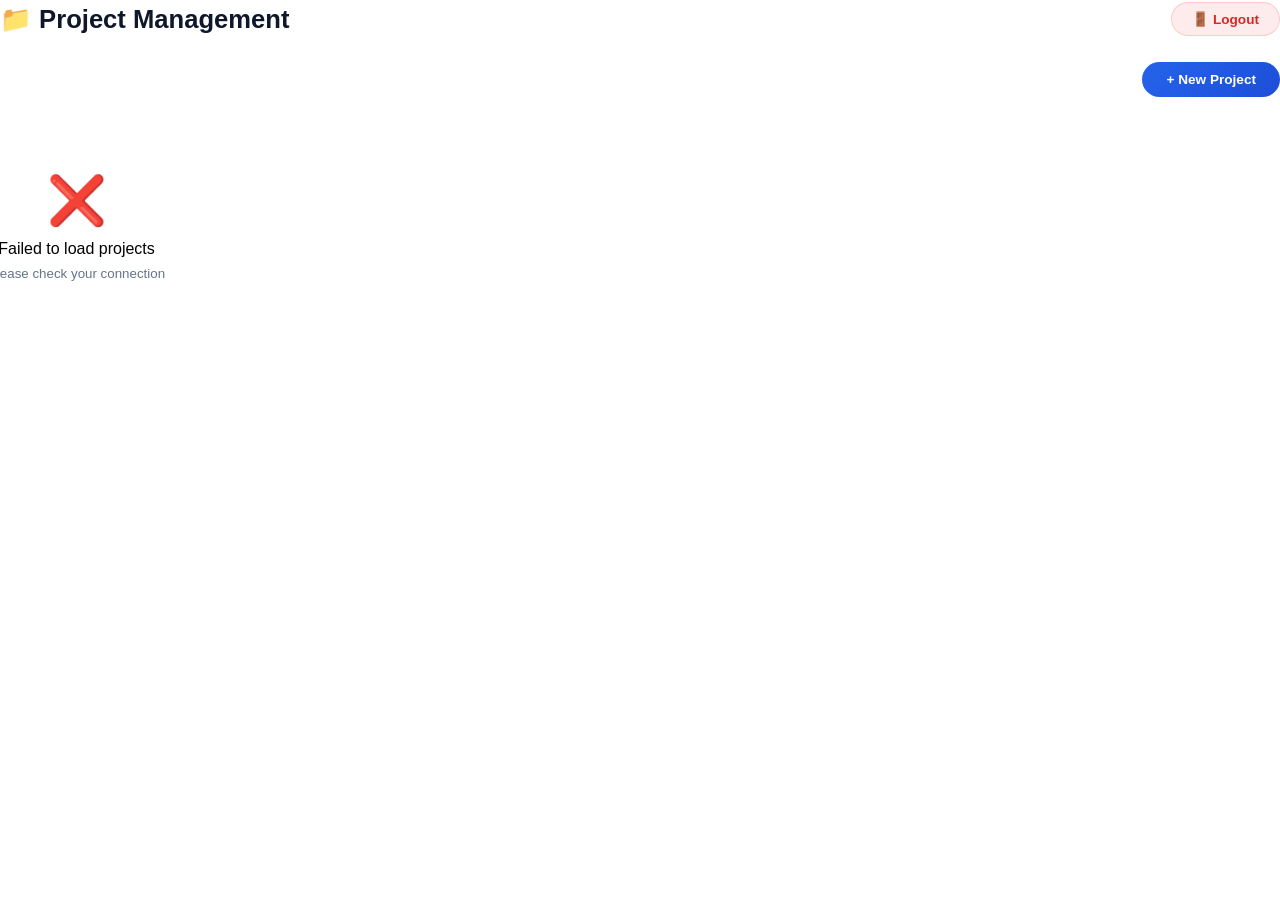
<file: frontend/project-management.html>
<!DOCTYPE html>
<html>
<head>
    <meta charset="UTF-8">
    <meta name="viewport" content="width=device-width, initial-scale=1.0">
    <title>Project Management | Blue Glass Theme</title>
    <style>
        * {
            margin: 0;
            padding: 0;
            box-sizing: border-box;
        }

        body {
            background: transparent !important;
            font-family: 'Inter', -apple-system, BlinkMacSystemFont, 'Segoe UI', Roboto, sans-serif;
            line-height: 1.5;
        }

        .header-with-logout {
            display: flex;
            justify-content: space-between;
            align-items: center;
            margin-bottom: 24px;
            flex-wrap: wrap;
            gap: 15px;
        }

        .logout-btn {
            background: rgba(239, 68, 68, 0.1);
            border: 1px solid rgba(239, 68, 68, 0.2);
            border-radius: 40px;
            padding: 8px 20px;
            color: #dc2626;
            font-weight: 600;
            transition: all 0.3s;
            cursor: pointer;
            font-size: 0.85rem;
        }

        .logout-btn:hover {
            background: rgba(239, 68, 68, 0.2);
            transform: translateY(-1px);
        }

        h2 {
            font-size: 1.6rem;
            font-weight: 700;
            color: #0f172a;
            margin-bottom: 0;
        }

        /* Modern Glass Card */
        .project-card {
            background: rgba(255, 255, 255, 0.9);
            backdrop-filter: blur(12px);
            border-radius: 20px;
            padding: 20px;
            border: 1px solid rgba(255, 255, 255, 0.5);
            transition: all 0.3s cubic-bezier(0.4, 0, 0.2, 1);
            height: 100%;
            position: relative;
            overflow: hidden;
            box-shadow: 0 4px 6px -1px rgba(0, 0, 0, 0.05);
        }

        .project-card::before {
            content: '';
            position: absolute;
            top: 0;
            left: -100%;
            width: 100%;
            height: 100%;
            background: linear-gradient(90deg, transparent, rgba(59, 130, 246, 0.1), transparent);
            transition: left 0.5s;
        }

        .project-card:hover::before {
            left: 100%;
        }

        .project-card:hover {
            transform: translateY(-4px);
            box-shadow: 0 20px 25px -5px rgba(0, 0, 0, 0.1), 0 10px 10px -5px rgba(0, 0, 0, 0.02);
            border-color: rgba(59, 130, 246, 0.3);
        }

        .card-title {
            color: #0f172a;
            font-weight: 700;
            margin-bottom: 8px;
            font-size: 1.1rem;
        }

        /* Buttons */
        .btn-primary {
            background: linear-gradient(135deg, #2563eb, #1d4ed8);
            border: none;
            border-radius: 40px;
            padding: 10px 24px;
            font-weight: 600;
            color: white;
            transition: all 0.3s;
            cursor: pointer;
            font-size: 0.85rem;
        }

        .btn-primary:hover {
            transform: translateY(-1px);
            box-shadow: 0 4px 12px rgba(37, 99, 235, 0.3);
        }

        .btn-secondary {
            background: #f1f5f9;
            border: 1px solid #e2e8f0;
            border-radius: 40px;
            padding: 8px 20px;
            color: #475569;
            transition: all 0.3s;
            cursor: pointer;
        }

        .btn-secondary:hover {
            background: #e2e8f0;
            transform: translateY(-1px);
        }

        .btn-link {
            background: none;
            border: none;
            color: #64748b;
            cursor: pointer;
            padding: 4px 8px;
            border-radius: 8px;
            transition: all 0.2s;
        }

        .btn-link:hover {
            background: #f1f5f9;
            color: #3b82f6;
        }

        /* Dropdown Menu */
        .dropdown-menu {
            background: white;
            border: 1px solid #e2e8f0;
            border-radius: 12px;
            padding: 8px 0;
            min-width: 140px;
            box-shadow: 0 10px 15px -3px rgba(0, 0, 0, 0.1);
            z-index: 100;
        }

        .dropdown-item {
            color: #334155;
            padding: 8px 16px;
            text-decoration: none;
            display: block;
            transition: all 0.3s;
            cursor: pointer;
            font-size: 0.85rem;
        }

        .dropdown-item:hover {
            background: #f1f5f9;
            color: #3b82f6;
        }

        .dropdown-item.text-danger:hover {
            background: #fee2e2;
            color: #dc2626;
        }

        /* Progress Bar */
        .progress {
            background: #e2e8f0;
            border-radius: 10px;
            height: 8px;
            overflow: hidden;
        }

        .progress-bar {
            background: linear-gradient(90deg, #3b82f6, #1d4ed8);
            border-radius: 10px;
            transition: width 0.5s ease;
        }

        /* Badges */
        .badge {
            display: inline-flex;
            align-items: center;
            gap: 4px;
            padding: 4px 12px;
            border-radius: 20px;
            font-size: 0.7rem;
            font-weight: 500;
        }

        .badge-success {
            background: #dcfce7;
            color: #22c55e;
        }

        .badge-info {
            background: #dbeafe;
            color: #3b82f6;
        }

        .badge-secondary {
            background: #f1f5f9;
            color: #475569;
        }

        /* Modal */
        .modal {
            display: none;
            position: fixed;
            top: 0;
            left: 0;
            width: 100%;
            height: 100%;
            background: rgba(0, 0, 0, 0.5);
            z-index: 1050;
            align-items: center;
            justify-content: center;
        }

        .modal.show {
            display: flex;
        }

        .modal-dialog {
            width: 550px;
            max-width: 90%;
        }

        .modal-content {
            background: white;
            border-radius: 20px;
            overflow: hidden;
            box-shadow: 0 20px 25px -5px rgba(0, 0, 0, 0.1);
        }

        .modal-header {
            padding: 16px 20px;
            border-bottom: 1px solid #e2e8f0;
            background: #f8fafc;
            display: flex;
            justify-content: space-between;
            align-items: center;
        }

        .modal-body {
            padding: 20px;
            max-height: 500px;
            overflow-y: auto;
        }

        .modal-footer {
            padding: 16px 20px;
            border-top: 1px solid #e2e8f0;
            background: #f8fafc;
            display: flex;
            justify-content: flex-end;
            gap: 12px;
        }

        .modal-title {
            font-size: 1.2rem;
            font-weight: 600;
            color: #0f172a;
        }

        .btn-close {
            background: none;
            border: none;
            font-size: 1.2rem;
            cursor: pointer;
            color: #94a3b8;
        }

        /* Form Controls */
        .form-control, .form-select {
            background: white;
            border: 1px solid #e2e8f0;
            border-radius: 12px;
            color: #0f172a;
            padding: 10px 14px;
            transition: all 0.3s;
            width: 100%;
        }

        .form-control:focus, .form-select:focus {
            outline: none;
            border-color: #3b82f6;
            box-shadow: 0 0 0 3px rgba(59, 130, 246, 0.1);
        }

        .form-control::placeholder {
            color: #94a3b8;
        }

        .form-label {
            color: #334155;
            font-weight: 500;
            margin-bottom: 6px;
            display: block;
        }

        /* Range Slider */
        .form-range {
            width: 100%;
            height: 6px;
            background: #e2e8f0;
            border-radius: 5px;
            -webkit-appearance: none;
        }

        .form-range:focus {
            outline: none;
        }

        .form-range::-webkit-slider-thumb {
            -webkit-appearance: none;
            width: 16px;
            height: 16px;
            border-radius: 50%;
            background: #3b82f6;
            cursor: pointer;
            transition: all 0.2s;
        }

        .form-range::-webkit-slider-thumb:hover {
            transform: scale(1.2);
            background: #1d4ed8;
        }

        /* Grid */
        .row {
            display: flex;
            flex-wrap: wrap;
            margin: 0 -12px;
        }

        .col-md-6, .col-lg-4 {
            padding: 0 12px;
        }

        .col-md-6 {
            flex: 0 0 50%;
            max-width: 50%;
        }

        .col-lg-4 {
            flex: 0 0 33.333%;
            max-width: 33.333%;
        }

        @media (max-width: 992px) {
            .col-lg-4 {
                flex: 0 0 50%;
                max-width: 50%;
            }
        }

        @media (max-width: 768px) {
            .col-md-6, .col-lg-4 {
                flex: 0 0 100%;
                max-width: 100%;
                margin-bottom: 16px;
            }
            .header-with-logout {
                flex-direction: column;
                align-items: flex-start;
            }
        }

        /* Utility Classes */
        .d-flex {
            display: flex;
        }

        .justify-content-between {
            justify-content: space-between;
        }

        .align-items-center {
            align-items: center;
        }

        .align-items-start {
            align-items: flex-start;
        }

        .justify-content-end {
            justify-content: flex-end;
        }

        .text-center {
            text-align: center;
        }

        .mb-1 {
            margin-bottom: 4px;
        }

        .mb-2 {
            margin-bottom: 8px;
        }

        .mb-3 {
            margin-bottom: 12px;
        }

        .mb-4 {
            margin-bottom: 20px;
        }

        .mt-1 {
            margin-top: 4px;
        }

        .mt-2 {
            margin-top: 8px;
        }

        .mt-3 {
            margin-top: 12px;
        }

        .me-1 {
            margin-right: 4px;
        }

        .me-2 {
            margin-right: 8px;
        }

        .ms-2 {
            margin-left: 8px;
        }

        .py-5 {
            padding-top: 48px;
            padding-bottom: 48px;
        }

        .text-muted {
            color: #64748b !important;
        }

        .small {
            font-size: 0.75rem;
        }

        /* Loading Spinner */
        .loading-spinner {
            width: 40px;
            height: 40px;
            border: 3px solid #e2e8f0;
            border-radius: 50%;
            border-top-color: #3b82f6;
            animation: spin 0.8s linear infinite;
            display: inline-block;
        }

        @keyframes spin {
            to { transform: rotate(360deg); }
        }

        /* Toast Notification */
        .toast-glass {
            position: fixed;
            bottom: 20px;
            right: 20px;
            background: white;
            border-radius: 12px;
            padding: 12px 20px;
            box-shadow: 0 4px 12px rgba(0, 0, 0, 0.15);
            z-index: 9999;
            display: flex;
            align-items: center;
            gap: 8px;
        }

        /* Scrollbar */
        ::-webkit-scrollbar {
            width: 8px;
            height: 8px;
        }

        ::-webkit-scrollbar-track {
            background: rgba(0, 0, 0, 0.05);
            border-radius: 10px;
        }

        ::-webkit-scrollbar-thumb {
            background: #3b82f6;
            border-radius: 10px;
        }

        /* Empty State */
        .empty-state {
            text-align: center;
            padding: 48px 20px;
        }

        .empty-state span {
            font-size: 3rem;
            display: block;
            margin-bottom: 12px;
        }
    </style>
</head>
<body>
    <div>
        <div class="header-with-logout">
            <h2>📁 Project Management</h2>
            <button class="logout-btn" onclick="logout()">🚪 Logout</button>
        </div>
        
        <div class="d-flex justify-content-end mb-4">
            <button class="btn-primary" onclick="openAddProjectModal()">+ New Project</button>
        </div>
        
        <div class="row" id="projectsGrid">
            <div class="col-12 text-center py-5">
                <div class="loading-spinner"></div>
                <p class="mt-3 text-muted">Loading projects...</p>
            </div>
        </div>
    </div>
    
    <div class="modal" id="projectModal">
        <div class="modal-dialog">
            <div class="modal-content">
                <div class="modal-header">
                    <h5 class="modal-title" id="projectModalTitle">➕ Add Project</h5>
                    <button class="btn-close" onclick="closeProjectModal()">×</button>
                </div>
                <div class="modal-body">
                    <form id="projectForm">
                        <input type="hidden" id="projectId">
                        <div class="mb-3">
                            <label class="form-label">Project Name</label>
                            <input type="text" class="form-control" id="projectName" required placeholder="Enter project name">
                        </div>
                        <div class="mb-3">
                            <label class="form-label">Description</label>
                            <textarea class="form-control" id="projectDesc" rows="3" placeholder="Project description..."></textarea>
                        </div>
                        <div class="row">
                            <div class="col-md-6 mb-3">
                                <label class="form-label">Start Date</label>
                                <input type="date" class="form-control" id="startDate" required>
                            </div>
                            <div class="col-md-6 mb-3">
                                <label class="form-label">End Date</label>
                                <input type="date" class="form-control" id="endDate">
                            </div>
                        </div>
                        <div class="mb-3">
                            <label class="form-label">Status</label>
                            <select class="form-select" id="projectStatus">
                                <option>Planning</option>
                                <option>Active</option>
                                <option>Completed</option>
                                <option>On Hold</option>
                            </select>
                        </div>
                        <div class="mb-3">
                            <label class="form-label">Progress: <span id="progressValue" style="color: #3b82f6;">0</span>%</label>
                            <input type="range" class="form-range" id="progress" min="0" max="100" value="0" oninput="document.getElementById('progressValue').innerText = this.value">
                        </div>
                    </form>
                </div>
                <div class="modal-footer">
                    <button class="btn-secondary" onclick="closeProjectModal()">Cancel</button>
                    <button class="btn-primary" onclick="saveProject()">💾 Save Project</button>
                </div>
            </div>
        </div>
    </div>

    <script>
        function logout() { localStorage.clear(); window.location.href = 'index.html'; }
        
        let projects = [];
        
        async function loadProjects() {
            try {
                const response = await fetch('http://localhost:8000/api/projects/', {
                    headers: { 'Authorization': `Bearer ${localStorage.getItem('token')}` }
                });
                if (response.ok) {
                    projects = await response.json();
                    renderProjects();
                } else {
                    throw new Error('Failed to load projects');
                }
            } catch (error) {
                console.error('Error loading projects:', error);
                document.getElementById('projectsGrid').innerHTML = `
                    <div class="col-12 text-center py-5">
                        <span style="font-size: 3rem;">❌</span>
                        <p class="text-danger">Failed to load projects</p>
                        <small class="text-muted">Please check your connection</small>
                    </div>
                `;
            }
        }
        
        function renderProjects() {
            const grid = document.getElementById('projectsGrid');
            if (projects.length === 0) {
                grid.innerHTML = `
                    <div class="col-12 text-center py-5">
                        <div class="empty-state">
                            <span>📭</span>
                            <p>No projects found</p>
                            <small class="text-muted">Click "New Project" to create your first project</small>
                        </div>
                    </div>
                `;
                return;
            }
            
            grid.innerHTML = projects.map(proj => {
                let statusClass = '', statusIcon = '';
                if (proj.status === 'Active') {
                    statusClass = 'badge-success';
                    statusIcon = '▶️';
                } else if (proj.status === 'Completed') {
                    statusClass = 'badge-info';
                    statusIcon = '✅';
                } else if (proj.status === 'On Hold') {
                    statusClass = 'badge-secondary';
                    statusIcon = '⏸️';
                } else {
                    statusClass = 'badge-secondary';
                    statusIcon = '⏳';
                }
                
                return `
                    <div class="col-md-6 col-lg-4 mb-4">
                        <div class="project-card">
                            <div class="d-flex justify-content-between align-items-start mb-2">
                                <h5 class="card-title">${escapeHtml(proj.name)}</h5>
                                <div class="dropdown" style="position: relative;">
                                    <button class="btn-link" onclick="toggleDropdown(event, ${proj.id})">⋮</button>
                                    <div id="dropdown-${proj.id}" class="dropdown-menu" style="display: none; position: absolute; right: 0; top: 100%;">
                                        <a class="dropdown-item" onclick="editProject('${proj.id}')">✏️ Edit</a>
                                        <a class="dropdown-item text-danger" onclick="deleteProject('${proj.id}')">🗑️ Delete</a>
                                    </div>
                                </div>
                            </div>
                            <p class="text-muted small mb-3">${escapeHtml(proj.description?.substring(0, 100) || 'No description')}</p>
                            <div class="mb-2">
                                <div class="progress">
                                    <div class="progress-bar" style="width: ${proj.progress || 0}%"></div>
                                </div>
                                <div class="d-flex justify-content-between mt-1">
                                    <small class="text-muted">Progress</small>
                                    <small style="color: #3b82f6;">${proj.progress || 0}%</small>
                                </div>
                            </div>
                            <div class="d-flex justify-content-between align-items-center mt-3">
                                <div class="d-flex align-items-center">
                                    <span style="color: #3b82f6; margin-right: 4px;">📅</span>
                                    <small class="text-muted">${proj.start_date?.split('T')[0] || 'N/A'}</small>
                                </div>
                                <span class="badge ${statusClass}">${statusIcon} ${proj.status}</span>
                            </div>
                        </div>
                    </div>
                `;
            }).join('');
        }
        
        function toggleDropdown(event, id) {
            event.stopPropagation();
            document.querySelectorAll('.dropdown-menu').forEach(menu => menu.style.display = 'none');
            const menu = document.getElementById(`dropdown-${id}`);
            menu.style.display = menu.style.display === 'none' ? 'block' : 'none';
            document.addEventListener('click', () => menu.style.display = 'none');
        }
        
        function openAddProjectModal() {
            document.getElementById('projectModalTitle').innerHTML = '➕ Add Project';
            document.getElementById('projectForm').reset();
            document.getElementById('projectId').value = '';
            document.getElementById('progress').value = 0;
            document.getElementById('progressValue').innerText = '0';
            document.getElementById('projectModal').classList.add('show');
        }
        
        function closeProjectModal() {
            document.getElementById('projectModal').classList.remove('show');
        }
        
        function editProject(id) {
            const proj = projects.find(p => p.id === id);
            if (proj) {
                document.getElementById('projectModalTitle').innerHTML = '✏️ Edit Project';
                document.getElementById('projectId').value = proj.id;
                document.getElementById('projectName').value = proj.name;
                document.getElementById('projectDesc').value = proj.description || '';
                document.getElementById('startDate').value = proj.start_date?.split('T')[0] || '';
                document.getElementById('endDate').value = proj.end_date?.split('T')[0] || '';
                document.getElementById('projectStatus').value = proj.status;
                document.getElementById('progress').value = proj.progress || 0;
                document.getElementById('progressValue').innerText = `${proj.progress || 0}`;
                document.getElementById('projectModal').classList.add('show');
            }
        }
        
        async function saveProject() {
            const id = document.getElementById('projectId').value;
            const data = {
                name: document.getElementById('projectName').value,
                description: document.getElementById('projectDesc').value,
                start_date: document.getElementById('startDate').value,
                end_date: document.getElementById('endDate').value || null,
                status: document.getElementById('projectStatus').value,
                progress: parseInt(document.getElementById('progress').value)
            };
            
            if (!data.name) {
                showNotification('Please enter a project name', 'error');
                return;
            }
            
            if (!data.start_date) {
                showNotification('Please select a start date', 'error');
                return;
            }
            
            const btn = event.target;
            const originalText = btn.innerHTML;
            btn.innerHTML = '⏳ Saving...';
            btn.disabled = true;
            
            try {
                const url = id ? `http://localhost:8000/api/projects/${id}` : 'http://localhost:8000/api/projects/';
                const method = id ? 'PUT' : 'POST';
                const response = await fetch(url, {
                    method: method,
                    headers: {
                        'Authorization': `Bearer ${localStorage.getItem('token')}`,
                        'Content-Type': 'application/json'
                    },
                    body: JSON.stringify(data)
                });
                
                if (response.ok) {
                    closeProjectModal();
                    loadProjects();
                    showNotification('Project saved successfully!', 'success');
                } else {
                    const error = await response.json();
                    showNotification(error.detail || 'Error saving project', 'error');
                }
            } catch (error) {
                console.error('Error saving project:', error);
                showNotification('Error saving project', 'error');
            } finally {
                btn.innerHTML = originalText;
                btn.disabled = false;
            }
        }
        
        async function deleteProject(id) {
            if (confirm('Delete this project?')) {
                try {
                    const response = await fetch(`http://localhost:8000/api/projects/${id}`, {
                        method: 'DELETE',
                        headers: { 'Authorization': `Bearer ${localStorage.getItem('token')}` }
                    });
                    if (response.ok) {
                        loadProjects();
                        showNotification('Project deleted successfully', 'success');
                    } else {
                        showNotification('Failed to delete project', 'error');
                    }
                } catch (error) {
                    showNotification('Error deleting project', 'error');
                }
            }
        }
        
        function showNotification(message, type = 'success') {
            const toastDiv = document.createElement('div');
            toastDiv.className = 'toast-glass';
            toastDiv.innerHTML = `${type === 'success' ? '✅' : '❌'} ${message}<button onclick="this.parentElement.remove()" style="background:none;border:none;cursor:pointer;margin-left:8px;">×</button>`;
            document.body.appendChild(toastDiv);
            setTimeout(() => toastDiv.remove(), 3000);
        }
        
        function escapeHtml(str) {
            if (!str) return '';
            return str.replace(/[&<>]/g, function(m) {
                if (m === '&') return '&amp;';
                if (m === '<') return '&lt;';
                if (m === '>') return '&gt;';
                return m;
            });
        }
        
        loadProjects();
    </script>
</body>
</html>
</file>
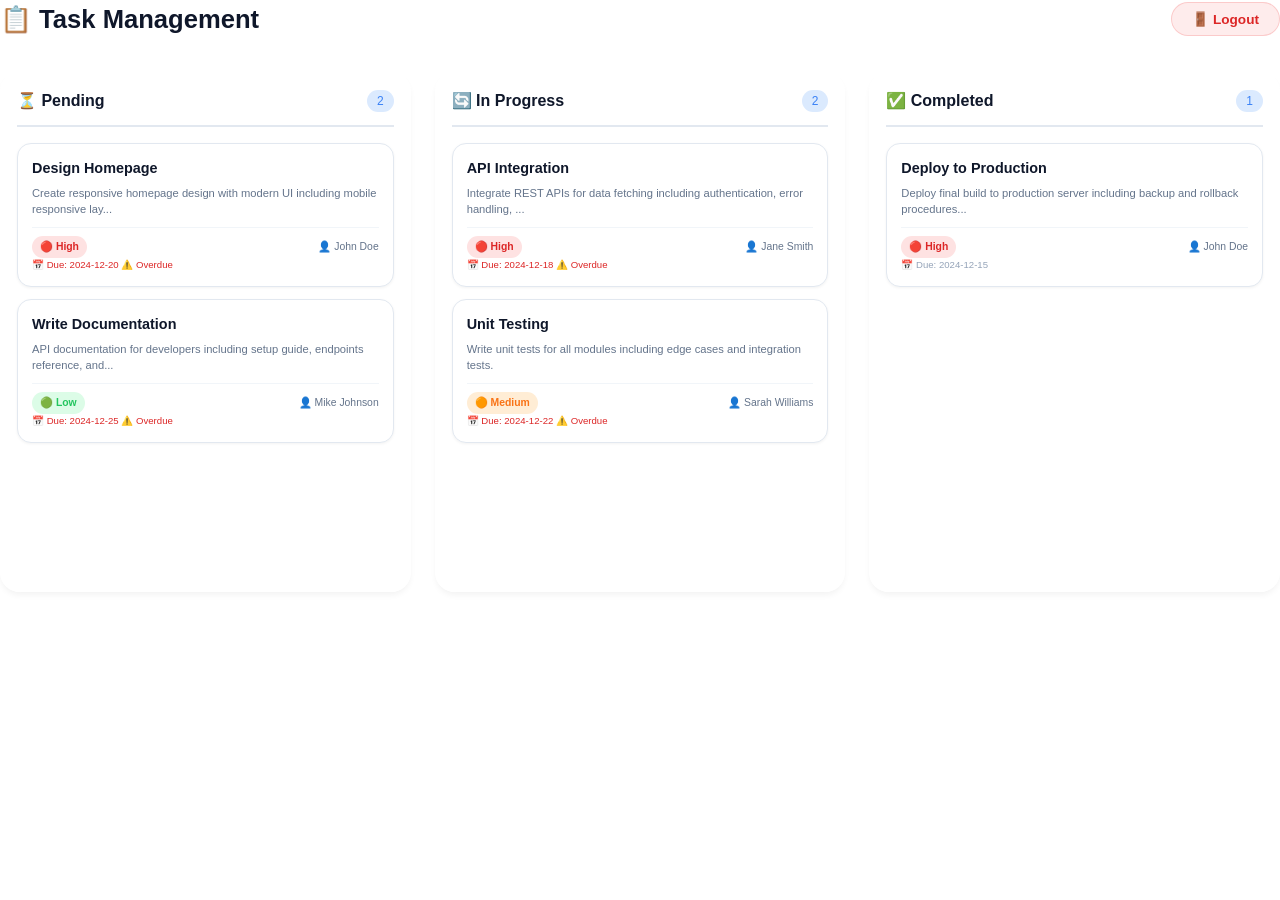
<file: frontend/task-management.html>
<!DOCTYPE html>
<html>
<head>
    <meta charset="UTF-8">
    <meta name="viewport" content="width=device-width, initial-scale=1.0">
    <title>Task Management - Kanban | Blue Glass Theme</title>
    <style>
        * {
            margin: 0;
            padding: 0;
            box-sizing: border-box;
        }

        body {
            background: transparent !important;
            font-family: 'Inter', -apple-system, BlinkMacSystemFont, 'Segoe UI', Roboto, sans-serif;
            line-height: 1.5;
        }

        .header-with-logout {
            display: flex;
            justify-content: space-between;
            align-items: center;
            margin-bottom: 24px;
            flex-wrap: wrap;
            gap: 15px;
        }

        .logout-btn {
            background: rgba(239, 68, 68, 0.1);
            border: 1px solid rgba(239, 68, 68, 0.2);
            border-radius: 40px;
            padding: 8px 20px;
            color: #dc2626;
            font-weight: 600;
            transition: all 0.3s;
            cursor: pointer;
            font-size: 0.85rem;
        }

        .logout-btn:hover {
            background: rgba(239, 68, 68, 0.2);
            transform: translateY(-1px);
        }

        h2 {
            font-size: 1.6rem;
            font-weight: 700;
            color: #0f172a;
            margin-bottom: 0;
        }

        .kanban-board {
            display: flex;
            gap: 24px;
            overflow-x: auto;
            padding: 10px 0 20px;
            min-height: 550px;
        }

        .kanban-column {
            flex: 1;
            min-width: 320px;
            background: rgba(255, 255, 255, 0.9);
            backdrop-filter: blur(12px);
            border-radius: 20px;
            padding: 16px;
            border: 1px solid rgba(255, 255, 255, 0.5);
            transition: all 0.3s;
            box-shadow: 0 4px 6px -1px rgba(0, 0, 0, 0.05);
        }

        .kanban-column:hover {
            transform: translateY(-3px);
            box-shadow: 0 20px 25px -5px rgba(0, 0, 0, 0.1);
            border-color: rgba(59, 130, 246, 0.3);
        }

        .kanban-header {
            font-weight: 600;
            padding-bottom: 12px;
            margin-bottom: 16px;
            border-bottom: 2px solid #e2e8f0;
            display: flex;
            justify-content: space-between;
            align-items: center;
            color: #0f172a;
            font-size: 1rem;
        }

        .column-badge {
            background: #dbeafe;
            padding: 2px 10px;
            border-radius: 30px;
            font-size: 0.75rem;
            font-weight: 500;
            color: #3b82f6;
        }

        .task-card {
            background: white;
            border-radius: 14px;
            padding: 14px;
            margin-bottom: 12px;
            box-shadow: 0 1px 3px rgba(0, 0, 0, 0.05);
            cursor: pointer;
            transition: all 0.3s;
            border: 1px solid #e2e8f0;
            position: relative;
        }

        .task-card:hover {
            transform: translateY(-2px);
            box-shadow: 0 8px 20px rgba(0, 0, 0, 0.1);
            border-color: #cbd5e1;
        }

        .task-title {
            font-weight: 600;
            font-size: 0.9rem;
            color: #0f172a;
            margin-bottom: 6px;
            padding-right: 24px;
        }

        .task-description {
            font-size: 0.7rem;
            color: #64748b;
            margin-bottom: 10px;
            line-height: 1.4;
        }

        .task-priority {
            display: inline-flex;
            align-items: center;
            gap: 4px;
            padding: 3px 8px;
            border-radius: 20px;
            font-size: 0.65rem;
            font-weight: 600;
        }

        .priority-high { background: #fee2e2; color: #dc2626; }
        .priority-medium { background: #ffedd5; color: #f97316; }
        .priority-low { background: #dcfce7; color: #22c55e; }

        .task-meta {
            display: flex;
            justify-content: space-between;
            align-items: center;
            margin-top: 10px;
            padding-top: 8px;
            border-top: 1px solid #f1f5f9;
        }

        .task-assignee {
            display: flex;
            align-items: center;
            gap: 4px;
            font-size: 0.65rem;
            color: #64748b;
        }

        .task-due {
            font-size: 0.6rem;
            color: #94a3b8;
            display: flex;
            align-items: center;
            gap: 4px;
        }

        .task-due.overdue {
            color: #dc2626;
        }

        /* Action buttons container - only visible for admin/manager */
        .task-actions {
            position: absolute;
            top: 10px;
            right: 10px;
            display: none;
        }

        .task-actions.visible {
            display: block;
        }

        .dropdown-toggle {
            background: none;
            border: none;
            color: #94a3b8;
            cursor: pointer;
            padding: 4px;
            border-radius: 8px;
        }

        .dropdown-toggle:hover {
            background: #f1f5f9;
            color: #3b82f6;
        }

        .dropdown-menu {
            position: absolute;
            background: white;
            border: 1px solid #e2e8f0;
            border-radius: 10px;
            padding: 6px 0;
            min-width: 120px;
            box-shadow: 0 4px 12px rgba(0, 0, 0, 0.1);
            z-index: 100;
        }

        .dropdown-item {
            display: block;
            padding: 6px 14px;
            text-decoration: none;
            color: #334155;
            font-size: 0.8rem;
            cursor: pointer;
        }

        .dropdown-item:hover {
            background: #f1f5f9;
            color: #3b82f6;
        }

        .dropdown-item.text-danger:hover {
            background: #fee2e2;
            color: #dc2626;
        }

        .add-task-btn {
            width: 100%;
            margin-top: 12px;
            background: white;
            border: 1px dashed #cbd5e1;
            border-radius: 40px;
            padding: 10px;
            color: #64748b;
            transition: all 0.3s;
            cursor: pointer;
            display: flex;
            align-items: center;
            justify-content: center;
            gap: 6px;
            font-size: 0.8rem;
        }

        .add-task-btn:hover {
            background: #f8fafc;
            border-color: #3b82f6;
            color: #3b82f6;
        }

        .btn-primary {
            background: linear-gradient(135deg, #2563eb, #1d4ed8);
            border: none;
            border-radius: 40px;
            padding: 10px 24px;
            font-weight: 600;
            color: white;
            transition: all 0.3s;
            cursor: pointer;
            font-size: 0.85rem;
        }

        .btn-primary:hover {
            transform: translateY(-1px);
            box-shadow: 0 4px 12px rgba(37, 99, 235, 0.3);
        }

        .btn-secondary {
            background: #f1f5f9;
            border: 1px solid #e2e8f0;
            border-radius: 40px;
            padding: 8px 20px;
            color: #475569;
            transition: all 0.3s;
            cursor: pointer;
        }

        /* Modal Styles */
        .modal {
            display: none;
            position: fixed;
            top: 0;
            left: 0;
            width: 100%;
            height: 100%;
            background: rgba(0, 0, 0, 0.5);
            z-index: 1050;
            align-items: center;
            justify-content: center;
        }

        .modal.show {
            display: flex;
        }

        .modal-dialog {
            width: 550px;
            max-width: 90%;
        }

        .modal-content {
            background: white;
            border-radius: 20px;
            overflow: hidden;
            box-shadow: 0 20px 25px -5px rgba(0, 0, 0, 0.1);
        }

        .modal-header {
            padding: 16px 20px;
            border-bottom: 1px solid #e2e8f0;
            background: #f8fafc;
            display: flex;
            justify-content: space-between;
            align-items: center;
        }

        .modal-body {
            padding: 20px;
            max-height: 500px;
            overflow-y: auto;
        }

        .modal-footer {
            padding: 16px 20px;
            border-top: 1px solid #e2e8f0;
            background: #f8fafc;
            display: flex;
            justify-content: flex-end;
            gap: 12px;
        }

        .modal-title {
            font-size: 1.2rem;
            font-weight: 600;
            color: #0f172a;
        }

        .btn-close {
            background: none;
            border: none;
            font-size: 1.2rem;
            cursor: pointer;
            color: #94a3b8;
        }

        /* Detail View Specific Styles */
        .detail-row {
            display: flex;
            margin-bottom: 16px;
            padding: 8px 0;
            border-bottom: 1px solid #f1f5f9;
        }

        .detail-label {
            width: 100px;
            font-weight: 600;
            color: #64748b;
        }

        .detail-value {
            flex: 1;
            color: #0f172a;
        }

        .status-badge {
            display: inline-block;
            padding: 4px 12px;
            border-radius: 20px;
            font-size: 0.75rem;
            font-weight: 500;
        }

        .status-pending { background: #ffedd5; color: #f97316; }
        .status-progress { background: #dbeafe; color: #3b82f6; }
        .status-completed { background: #dcfce7; color: #22c55e; }

        .form-control, .form-select {
            background: white;
            border: 1px solid #e2e8f0;
            border-radius: 12px;
            color: #0f172a;
            padding: 10px 14px;
            transition: all 0.3s;
            width: 100%;
        }

        .form-control:focus, .form-select:focus {
            outline: none;
            border-color: #3b82f6;
            box-shadow: 0 0 0 3px rgba(59, 130, 246, 0.1);
        }

        .form-label {
            color: #334155;
            font-weight: 500;
            margin-bottom: 6px;
            display: block;
        }

        .row {
            display: flex;
            flex-wrap: wrap;
            margin: 0 -12px;
        }

        .col-md-6 {
            padding: 0 12px;
            flex: 0 0 50%;
            max-width: 50%;
        }

        @media (max-width: 768px) {
            .col-md-6 {
                flex: 0 0 100%;
                max-width: 100%;
            }
            .kanban-board {
                flex-direction: column;
            }
            .kanban-column {
                min-width: 100%;
            }
            .header-with-logout {
                flex-direction: column;
                align-items: flex-start;
            }
        }

        .d-flex {
            display: flex;
        }

        .justify-content-between {
            justify-content: space-between;
        }

        .align-items-center {
            align-items: center;
        }

        .justify-content-end {
            justify-content: flex-end;
        }

        .mb-4 {
            margin-bottom: 20px;
        }

        .me-2 {
            margin-right: 8px;
        }

        .ms-2 {
            margin-left: 8px;
        }

        .mt-2 {
            margin-top: 8px;
        }

        .mt-3 {
            margin-top: 12px;
        }

        .text-center {
            text-align: center;
        }

        .text-muted {
            color: #64748b !important;
        }

        .toast-glass {
            position: fixed;
            bottom: 20px;
            right: 20px;
            background: white;
            border-radius: 12px;
            padding: 12px 20px;
            box-shadow: 0 4px 12px rgba(0, 0, 0, 0.15);
            z-index: 9999;
            display: flex;
            align-items: center;
            gap: 8px;
        }
    </style>
</head>
<body>
    <div>
        <div class="header-with-logout">
            <h2>📋 Task Management</h2>
            <button class="logout-btn" onclick="logout()">🚪 Logout</button>
        </div>
        
        <!-- New Task Button - Only visible for Admin and Manager -->
        <div class="d-flex justify-content-end mb-4" id="newTaskButtonContainer" style="display: none;">
            <button class="btn-primary" onclick="openAddTaskModal()">+ New Task</button>
        </div>
        
        <div class="kanban-board" id="kanbanBoard"></div>
    </div>
    
    <!-- Add/Edit Task Modal -->
    <div class="modal" id="taskModal">
        <div class="modal-dialog">
            <div class="modal-content">
                <div class="modal-header">
                    <h5 class="modal-title" id="taskModalTitle">➕ Add Task</h5>
                    <button class="btn-close" onclick="closeTaskModal()">×</button>
                </div>
                <div class="modal-body">
                    <form id="taskForm">
                        <input type="hidden" id="taskId">
                        <div class="mb-3">
                            <label class="form-label">Task Title</label>
                            <input type="text" class="form-control" id="taskTitle" required placeholder="Enter task title">
                        </div>
                        <div class="mb-3">
                            <label class="form-label">Description</label>
                            <textarea class="form-control" id="taskDesc" rows="3" placeholder="Task description..."></textarea>
                        </div>
                        <div class="row">
                            <div class="col-md-6 mb-3">
                                <label class="form-label">Priority</label>
                                <select class="form-select" id="taskPriority">
                                    <option value="Low">Low</option>
                                    <option value="Medium" selected>Medium</option>
                                    <option value="High">High</option>
                                </select>
                            </div>
                            <div class="col-md-6 mb-3">
                                <label class="form-label">Assignee</label>
                                <select class="form-select" id="taskAssignee">
                                    <option value="John Doe">John Doe</option>
                                    <option value="Jane Smith">Jane Smith</option>
                                    <option value="Mike Johnson">Mike Johnson</option>
                                    <option value="Sarah Williams">Sarah Williams</option>
                                </select>
                            </div>
                        </div>
                        <div class="row">
                            <div class="col-md-6 mb-3">
                                <label class="form-label">Due Date</label>
                                <input type="date" class="form-control" id="taskDueDate">
                            </div>
                            <div class="col-md-6 mb-3">
                                <label class="form-label">Project</label>
                                <select class="form-select" id="taskProject">
                                    <option>Website Redesign</option>
                                    <option>Mobile App</option>
                                    <option>API Development</option>
                                    <option>Database Migration</option>
                                </select>
                            </div>
                        </div>
                        <div class="mb-3">
                            <label class="form-label">Status</label>
                            <select class="form-select" id="taskStatus">
                                <option value="Pending">Pending</option>
                                <option value="In Progress">In Progress</option>
                                <option value="Completed">Completed</option>
                            </select>
                        </div>
                    </form>
                </div>
                <div class="modal-footer">
                    <button class="btn-secondary" onclick="closeTaskModal()">Cancel</button>
                    <button class="btn-primary" onclick="saveTask()">💾 Save Task</button>
                </div>
            </div>
        </div>
    </div>
    
    <!-- Task Detail View Modal (Read-only for employees) -->
    <div class="modal" id="taskDetailModal">
        <div class="modal-dialog">
            <div class="modal-content">
                <div class="modal-header">
                    <h5 class="modal-title">📄 Task Details</h5>
                    <button class="btn-close" onclick="closeTaskDetailModal()">×</button>
                </div>
                <div class="modal-body" id="taskDetailBody">
                    <!-- Task details will be populated here -->
                </div>
                <div class="modal-footer" id="taskDetailFooter">
                    <button class="btn-secondary" onclick="closeTaskDetailModal()">Close</button>
                </div>
            </div>
        </div>
    </div>

    <script>
        function logout() { localStorage.clear(); window.location.href = 'index.html'; }
        
        let tasks = [
            { id: 1, title: 'Design Homepage', description: 'Create responsive homepage design with modern UI including mobile responsive layout, dark mode support, and accessibility features.', priority: 'High', status: 'Pending', assignee: 'John Doe', dueDate: '2024-12-20', project: 'Website Redesign' },
            { id: 2, title: 'API Integration', description: 'Integrate REST APIs for data fetching including authentication, error handling, and data caching.', priority: 'High', status: 'In Progress', assignee: 'Jane Smith', dueDate: '2024-12-18', project: 'Mobile App' },
            { id: 3, title: 'Write Documentation', description: 'API documentation for developers including setup guide, endpoints reference, and code examples.', priority: 'Low', status: 'Pending', assignee: 'Mike Johnson', dueDate: '2024-12-25', project: 'API Development' },
            { id: 4, title: 'Unit Testing', description: 'Write unit tests for all modules including edge cases and integration tests.', priority: 'Medium', status: 'In Progress', assignee: 'Sarah Williams', dueDate: '2024-12-22', project: 'API Development' },
            { id: 5, title: 'Deploy to Production', description: 'Deploy final build to production server including backup and rollback procedures.', priority: 'High', status: 'Completed', assignee: 'John Doe', dueDate: '2024-12-15', project: 'Website Redesign' }
        ];
        
        const columns = ['Pending', 'In Progress', 'Completed'];
        let draggedItem = null;
        let currentUserRole = null;
        
        // Check user role to show/hide New Task button and action buttons
        function checkUserRole() {
            const user = JSON.parse(localStorage.getItem('user') || '{}');
            currentUserRole = user.role || localStorage.getItem('role');
            // Only Admin and Manager can create new tasks
            const canCreateTasks = currentUserRole === 'admin' || currentUserRole === 'manager';
            const buttonContainer = document.getElementById('newTaskButtonContainer');
            if (buttonContainer) {
                buttonContainer.style.display = canCreateTasks ? 'flex' : 'none';
            }
            return canCreateTasks;
        }
        
        function renderKanban() {
            const board = document.getElementById('kanbanBoard');
            const canEdit = currentUserRole === 'admin' || currentUserRole === 'manager';
            
            board.innerHTML = columns.map(status => {
                const statusTasks = tasks.filter(t => t.status === status);
                return `
                    <div class="kanban-column" data-status="${status}">
                        <div class="kanban-header">
                            <span>${status === 'Pending' ? '⏳' : status === 'In Progress' ? '🔄' : '✅'} ${status}</span>
                            <span class="column-badge">${statusTasks.length}</span>
                        </div>
                        <div class="tasks-container" id="tasks-${status.replace(/\s/g, '')}">
                            ${statusTasks.map(task => {
                                const isOverdue = new Date(task.dueDate) < new Date() && task.status !== 'Completed';
                                return `
                                    <div class="task-card" data-task-id="${task.id}" onclick="viewTaskDetail(${task.id})">
                                        ${canEdit ? `
                                            <div class="task-actions visible">
                                                <button class="dropdown-toggle" onclick="event.stopPropagation(); toggleDropdown(event, ${task.id})">⋮</button>
                                                <div id="dropdown-${task.id}" class="dropdown-menu" style="display:none;">
                                                    <a class="dropdown-item" onclick="event.stopPropagation(); editTask(${task.id})">✏️ Edit</a>
                                                    <a class="dropdown-item text-danger" onclick="event.stopPropagation(); deleteTask(${task.id})">🗑️ Delete</a>
                                                </div>
                                            </div>
                                        ` : ''}
                                        <div class="task-title">${escapeHtml(task.title)}</div>
                                        <div class="task-description">${escapeHtml(task.description.substring(0, 80))}${task.description.length > 80 ? '...' : ''}</div>
                                        <div class="task-meta">
                                            <span class="task-priority priority-${task.priority.toLowerCase()}">${task.priority === 'High' ? '🔴' : task.priority === 'Medium' ? '🟠' : '🟢'} ${task.priority}</span>
                                            <div class="task-assignee">👤 ${task.assignee}</div>
                                        </div>
                                        <div class="task-due ${isOverdue ? 'overdue' : ''}">📅 Due: ${task.dueDate}${isOverdue ? ' ⚠️ Overdue' : ''}</div>
                                    </div>
                                `;
                            }).join('')}
                        </div>
                    </div>
                `;
            }).join('');
            
            // Add drag and drop listeners
            document.querySelectorAll('.tasks-container').forEach(container => {
                container.addEventListener('dragover', dragOver);
                container.addEventListener('drop', drop);
            });
        }
        
        function toggleDropdown(event, id) {
            event.stopPropagation();
            document.querySelectorAll('.dropdown-menu').forEach(menu => menu.style.display = 'none');
            const menu = document.getElementById(`dropdown-${id}`);
            menu.style.display = menu.style.display === 'none' ? 'block' : 'none';
            document.addEventListener('click', () => menu.style.display = 'none');
        }
        
        function dragStart(event) { 
            draggedItem = event.target.closest('.task-card'); 
            if (draggedItem) { 
                event.dataTransfer.setData('text/plain', draggedItem.dataset.taskId); 
                draggedItem.style.opacity = '0.5'; 
            } 
        }
        
        function dragEnd(event) { 
            if (draggedItem) { 
                draggedItem.style.opacity = ''; 
            } 
            draggedItem = null; 
        }
        
        function dragOver(event) { 
            event.preventDefault(); 
        }
        
        function drop(event) {
            event.preventDefault();
            const targetColumn = event.target.closest('.kanban-column');
            if (!targetColumn || !draggedItem) return;
            const newStatus = targetColumn.dataset.status;
            const taskId = parseInt(draggedItem.dataset.taskId);
            const task = tasks.find(t => t.id === taskId);
            if (task && task.status !== newStatus) {
                task.status = newStatus;
                renderKanban();
                showToast(`Task moved to ${newStatus}`);
            }
        }
        
        // View Task Detail (opens in read-only modal for all users)
        function viewTaskDetail(id) {
            const task = tasks.find(t => t.id === id);
            if (!task) return;
            
            const isOverdue = new Date(task.dueDate) < new Date() && task.status !== 'Completed';
            let statusClass = '';
            if (task.status === 'Pending') statusClass = 'status-pending';
            else if (task.status === 'In Progress') statusClass = 'status-progress';
            else statusClass = 'status-completed';
            
            const detailBody = document.getElementById('taskDetailBody');
            detailBody.innerHTML = `
                <div class="detail-row">
                    <div class="detail-label">Title:</div>
                    <div class="detail-value"><strong>${escapeHtml(task.title)}</strong></div>
                </div>
                <div class="detail-row">
                    <div class="detail-label">Description:</div>
                    <div class="detail-value">${escapeHtml(task.description) || 'No description provided'}</div>
                </div>
                <div class="detail-row">
                    <div class="detail-label">Priority:</div>
                    <div class="detail-value">
                        <span class="task-priority priority-${task.priority.toLowerCase()}">${task.priority === 'High' ? '🔴' : task.priority === 'Medium' ? '🟠' : '🟢'} ${task.priority}</span>
                    </div>
                </div>
                <div class="detail-row">
                    <div class="detail-label">Status:</div>
                    <div class="detail-value">
                        <span class="status-badge ${statusClass}">${task.status}</span>
                    </div>
                </div>
                <div class="detail-row">
                    <div class="detail-label">Assignee:</div>
                    <div class="detail-value">👤 ${task.assignee}</div>
                </div>
                <div class="detail-row">
                    <div class="detail-label">Project:</div>
                    <div class="detail-value">📁 ${task.project}</div>
                </div>
                <div class="detail-row">
                    <div class="detail-label">Due Date:</div>
                    <div class="detail-value ${isOverdue ? 'overdue' : ''}">📅 ${task.dueDate}${isOverdue ? ' (Overdue)' : ''}</div>
                </div>
                <div class="detail-row">
                    <div class="detail-label">Created:</div>
                    <div class="detail-value">📅 ${new Date().toLocaleDateString()}</div>
                </div>
            `;
            
            // Show edit button in footer for admin/manager only
            const footer = document.getElementById('taskDetailFooter');
            const canEdit = currentUserRole === 'admin' || currentUserRole === 'manager';
            if (canEdit) {
                footer.innerHTML = `
                    <button class="btn-secondary" onclick="closeTaskDetailModal()">Close</button>
                    <button class="btn-primary" onclick="closeTaskDetailModal(); editTask(${id})">✏️ Edit Task</button>
                `;
            } else {
                footer.innerHTML = `<button class="btn-secondary" onclick="closeTaskDetailModal()">Close</button>`;
            }
            
            document.getElementById('taskDetailModal').classList.add('show');
        }
        
        function closeTaskDetailModal() {
            document.getElementById('taskDetailModal').classList.remove('show');
        }
        
        function openAddTaskModal() {
            document.getElementById('taskModalTitle').innerHTML = '➕ Add Task';
            document.getElementById('taskForm').reset();
            document.getElementById('taskId').value = '';
            document.getElementById('taskDueDate').value = new Date().toISOString().split('T')[0];
            document.getElementById('taskModal').classList.add('show');
        }
        
        function closeTaskModal() { 
            document.getElementById('taskModal').classList.remove('show'); 
        }
        
        function editTask(id) {
            const task = tasks.find(t => t.id === id);
            if (task) {
                document.getElementById('taskModalTitle').innerHTML = '✏️ Edit Task';
                document.getElementById('taskId').value = task.id;
                document.getElementById('taskTitle').value = task.title;
                document.getElementById('taskDesc').value = task.description;
                document.getElementById('taskPriority').value = task.priority;
                document.getElementById('taskAssignee').value = task.assignee;
                document.getElementById('taskDueDate').value = task.dueDate;
                document.getElementById('taskProject').value = task.project;
                document.getElementById('taskStatus').value = task.status;
                document.getElementById('taskModal').classList.add('show');
            }
        }
        
        function saveTask() {
            const id = document.getElementById('taskId').value;
            const task = {
                id: id ? parseInt(id) : tasks.length + 1,
                title: document.getElementById('taskTitle').value,
                description: document.getElementById('taskDesc').value || 'No description',
                priority: document.getElementById('taskPriority').value,
                assignee: document.getElementById('taskAssignee').value,
                dueDate: document.getElementById('taskDueDate').value,
                project: document.getElementById('taskProject').value,
                status: document.getElementById('taskStatus').value
            };
            if (!task.title) { showToast('Please enter a task title', 'error'); return; }
            if (id) {
                const index = tasks.findIndex(t => t.id === parseInt(id));
                if (index !== -1) tasks[index] = task;
            } else {
                tasks.push(task);
            }
            closeTaskModal();
            renderKanban();
            showToast('Task saved successfully!');
        }
        
        function deleteTask(id) {
            if (confirm('Delete this task?')) {
                tasks = tasks.filter(t => t.id !== id);
                renderKanban();
                showToast('Task deleted successfully');
            }
        }
        
        function showToast(message, type = 'success') {
            const toast = document.createElement('div');
            toast.className = 'toast-glass';
            toast.innerHTML = `${type === 'success' ? '✅' : '❌'} ${message}<button onclick="this.parentElement.remove()" style="background:none;border:none;cursor:pointer;margin-left:8px;">×</button>`;
            document.body.appendChild(toast);
            setTimeout(() => toast.remove(), 3000);
        }
        
        function escapeHtml(str) { 
            if (!str) return ''; 
            return str.replace(/[&<>]/g, m => ({ '&': '&amp;', '<': '&lt;', '>': '&gt;' }[m])); 
        }
        
        // Initialize
        checkUserRole();
        renderKanban();
    </script>
</body>
</html>
</file>
